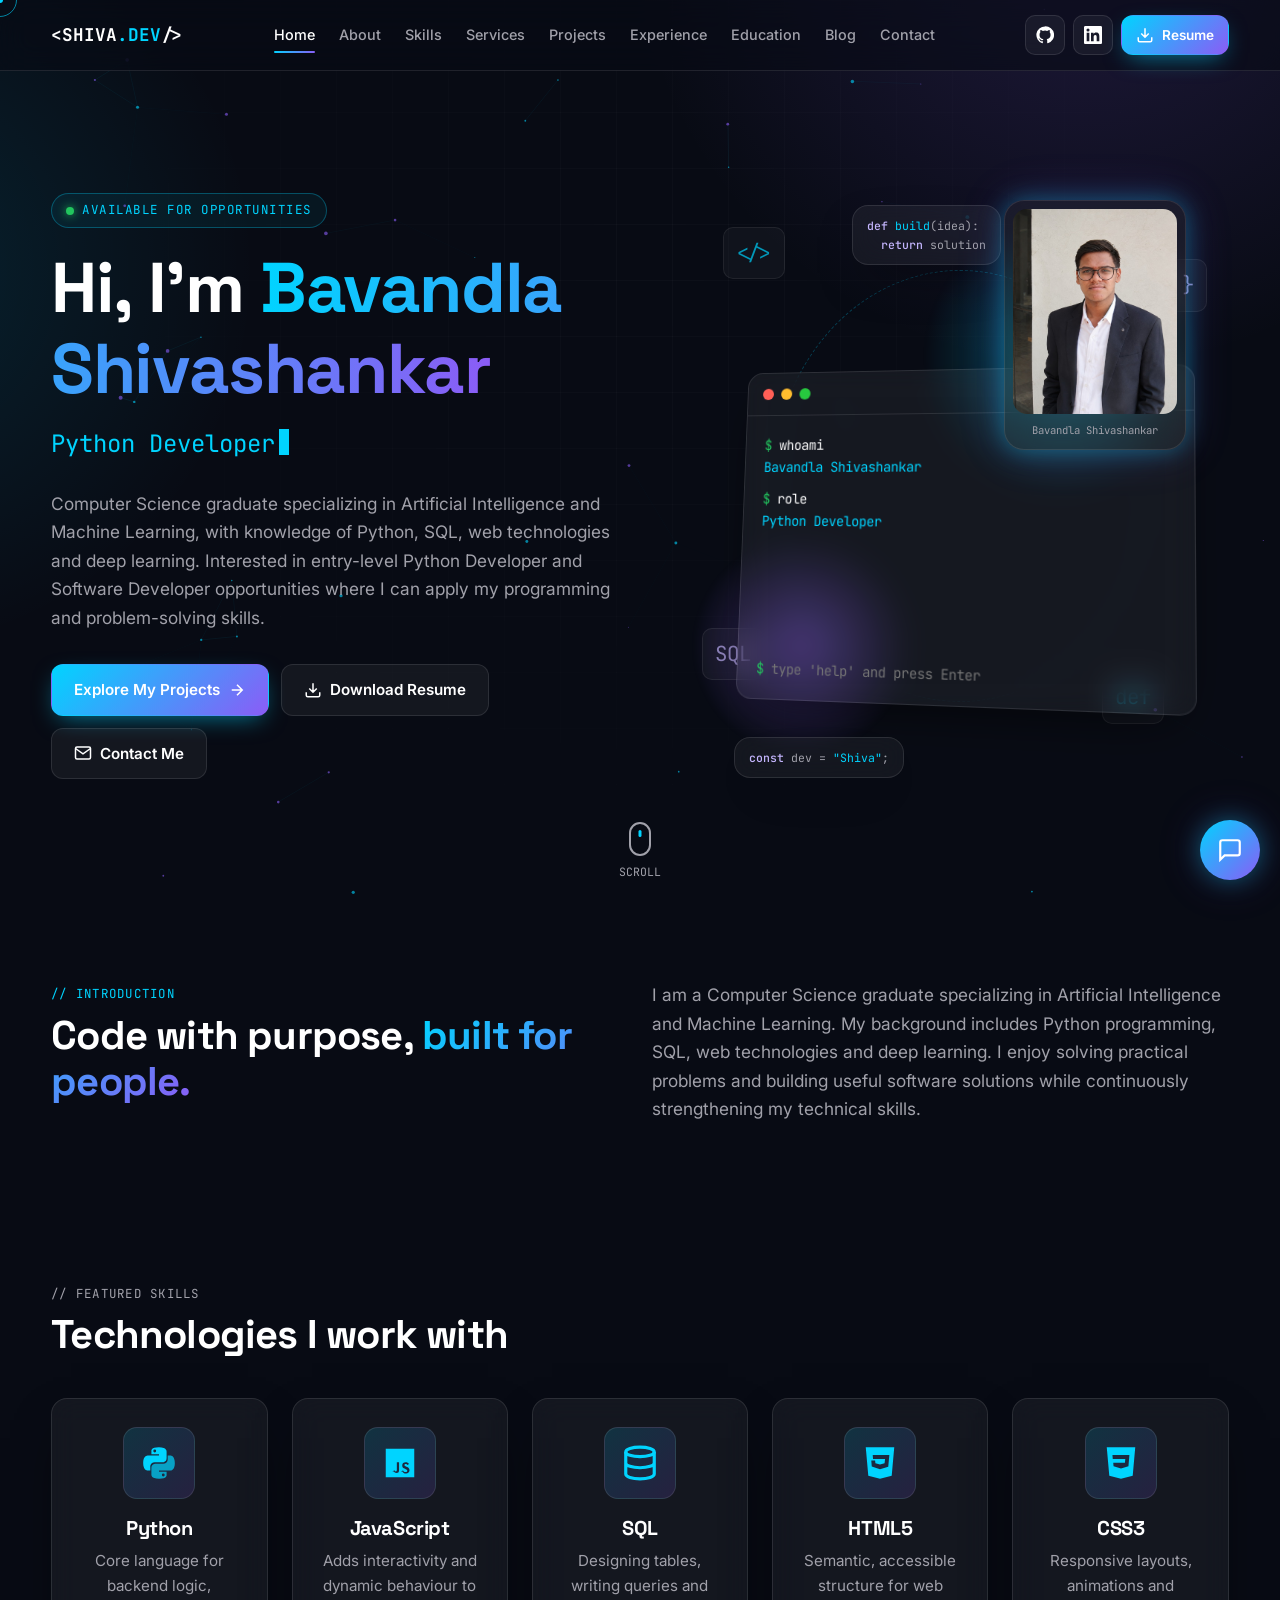
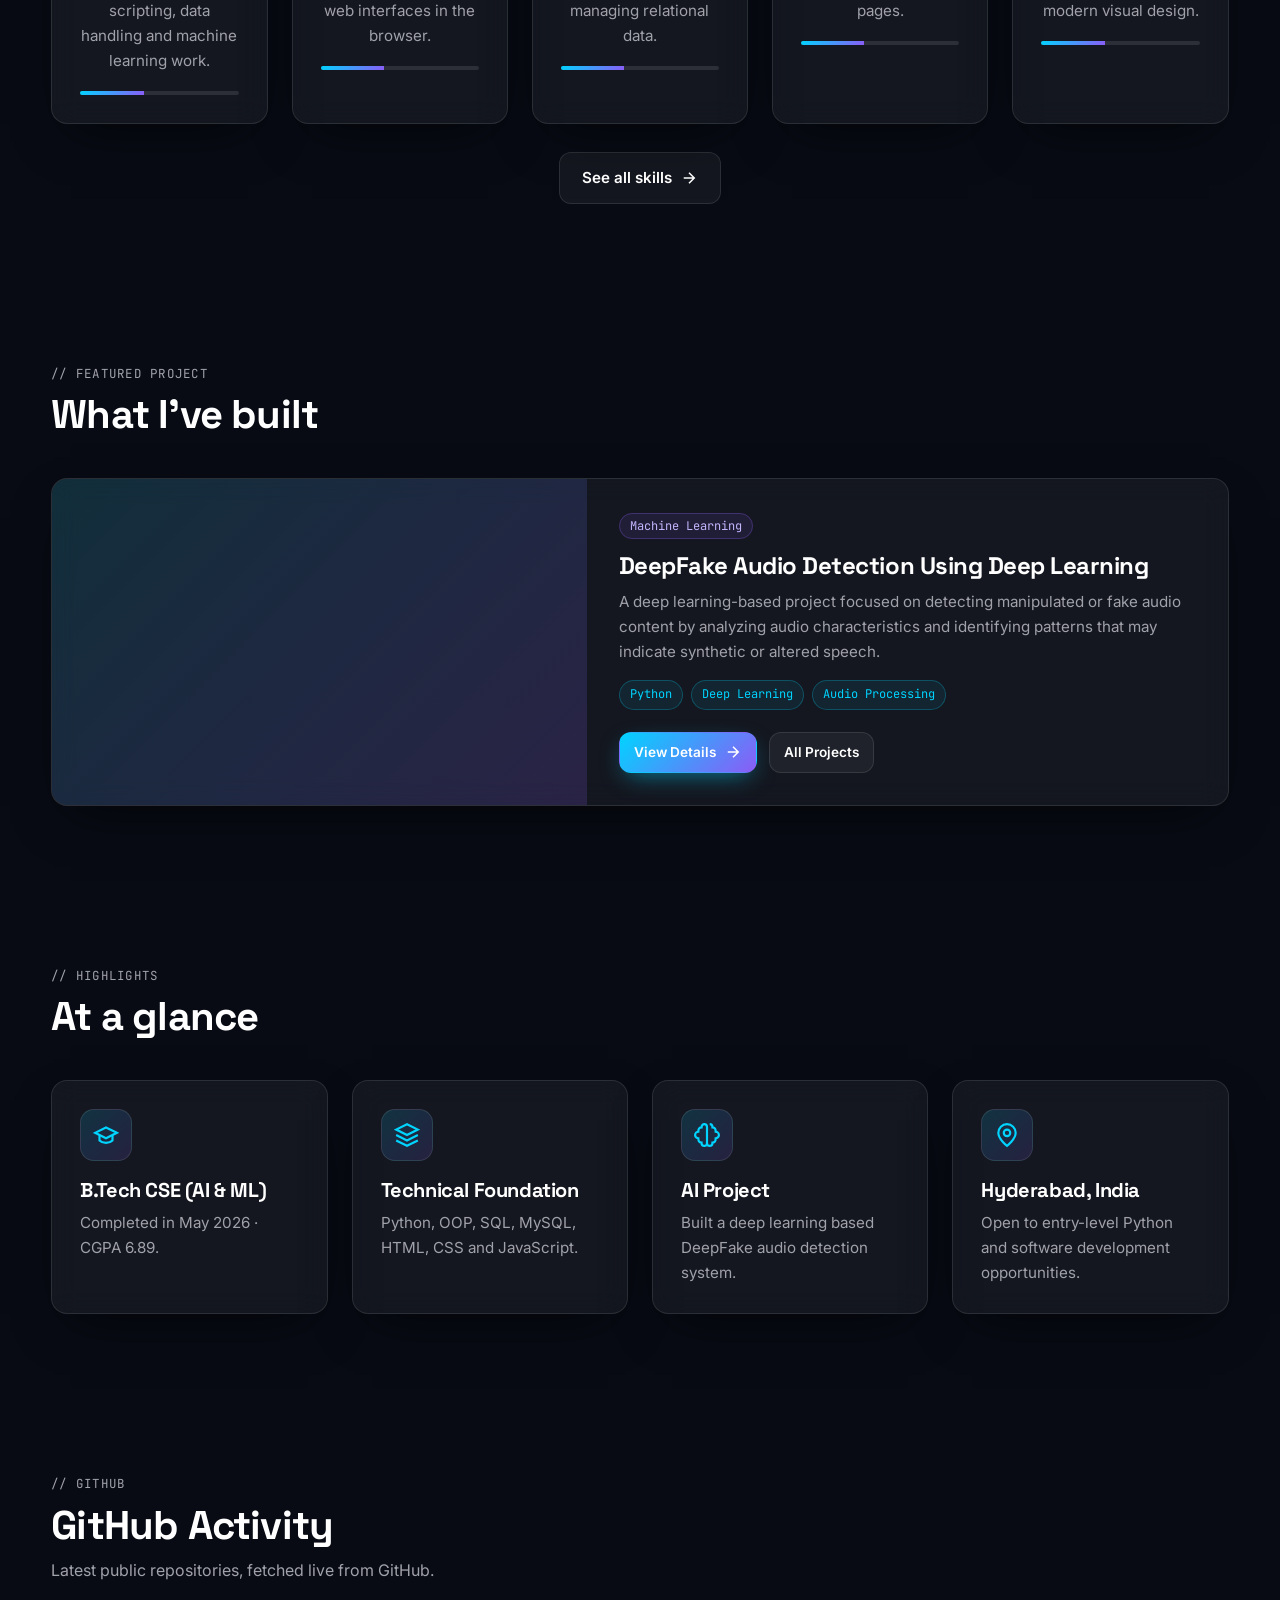
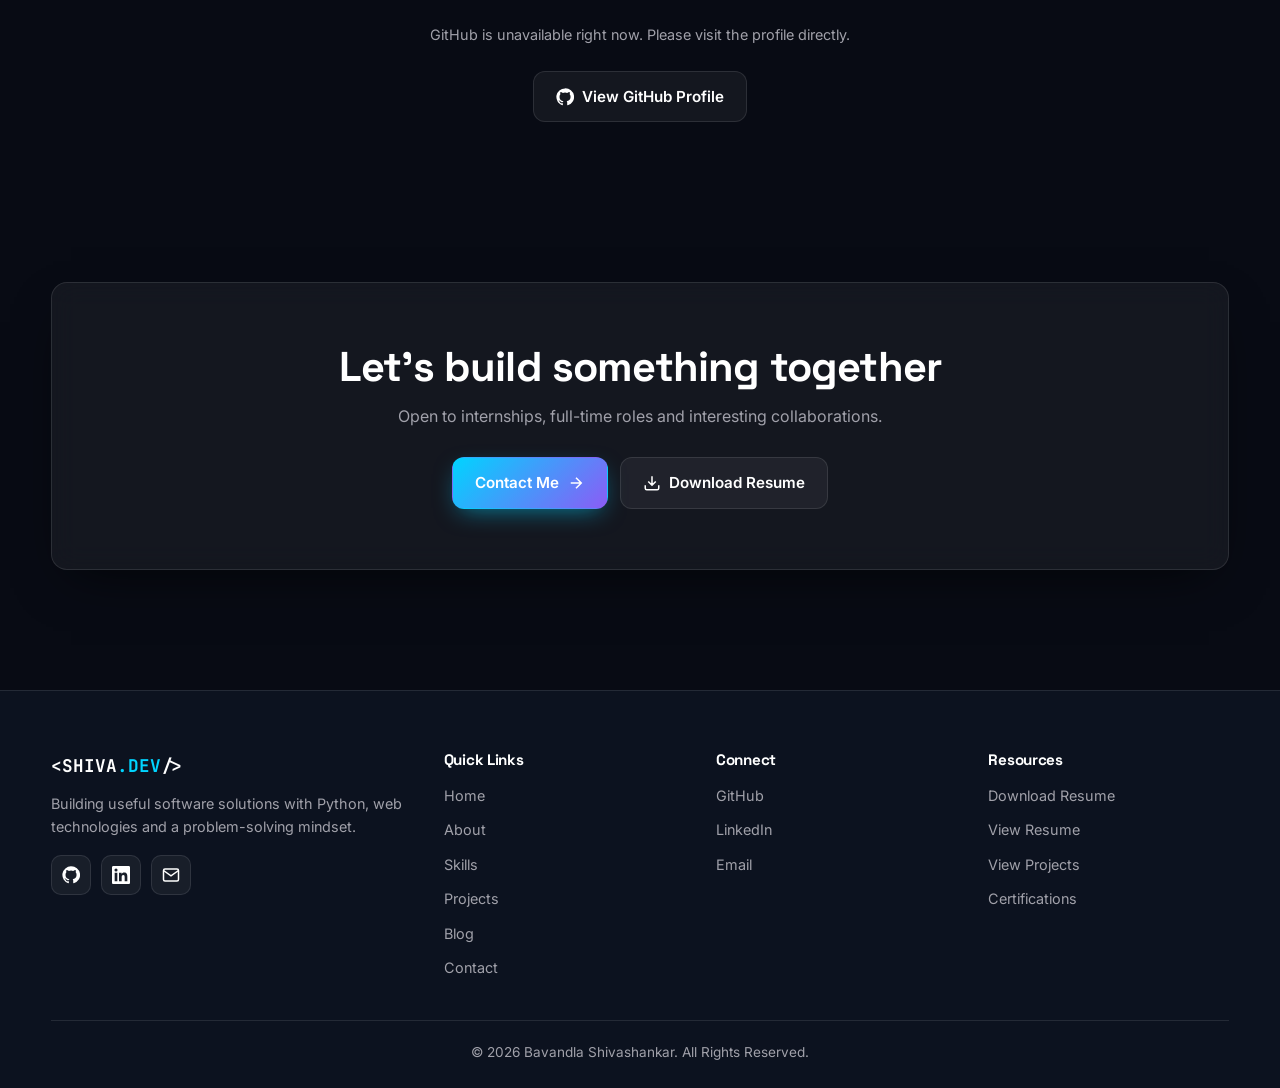
<file: public/portfolio/index.html>
<!DOCTYPE html>
<html lang="en">
<head>
<meta charset="UTF-8"><meta name="viewport" content="width=device-width, initial-scale=1">
<title>Bavandla Shivashankar | Python Developer</title>
<meta name="description" content="Portfolio of Bavandla Shivashankar, a Computer Science graduate specializing in Artificial Intelligence and Machine Learning, with skills in Python, SQL and web technologies.">
<meta name="author" content="Bavandla Shivashankar">
<meta property="og:title" content="Bavandla Shivashankar | Python Developer"><meta property="og:description" content="Portfolio of Bavandla Shivashankar, a Computer Science graduate specializing in Artificial Intelligence and Machine Learning, with skills in Python, SQL and web technologies.">
<meta property="og:type" content="website"><meta name="twitter:card" content="summary">
<meta name="theme-color" content="#080B14">
<link rel="icon" href="assets/icons/favicon.svg" type="image/svg+xml">
<link rel="preconnect" href="https://fonts.googleapis.com"><link rel="preconnect" href="https://fonts.gstatic.com" crossorigin>
<link rel="stylesheet" href="https://fonts.googleapis.com/css2?family=Inter:wght@400;500;600&family=JetBrains+Mono:wght@400;500;700&family=Space+Grotesk:wght@500;600;700&display=swap">
<link rel="stylesheet" href="css/style.css"><link rel="stylesheet" href="css/animations.css"><link rel="stylesheet" href="css/responsive.css">
</head>
<body>
<a class="skip" href="#main">Skip to content</a>
<div class="loader" aria-hidden="true"><div style="text-align:center"><div class="lg">&lt;SHIVA<span>.DEV</span>/&gt;</div><div class="bar"></div></div></div>
<canvas id="particles" aria-hidden="true"></canvas>
<header class="nav"><nav class="container nav-inner" aria-label="Main">
<a class="logo" href="index.html" aria-label="Shiva.dev home">&lt;SHIVA<span>.DEV</span>/&gt;</a>
<ul class="nav-links" id="nav-links"><li><a href="index.html">Home</a></li><li><a href="about.html">About</a></li><li><a href="skills.html">Skills</a></li><li><a href="services.html">Services</a></li><li><a href="projects.html">Projects</a></li><li><a href="experience.html">Experience</a></li><li><a href="education.html">Education</a></li><li><a href="blog.html">Blog</a></li><li><a href="contact.html">Contact</a></li></ul>
<div class="nav-actions">
<a class="icon-btn social" data-config="githubUrl" aria-label="GitHub profile"><svg viewBox="0 0 24 24" fill="currentColor" aria-hidden="true"><path d="M12 .5a11.5 11.5 0 0 0-3.64 22.41c.58.1.79-.25.79-.56v-2c-3.2.7-3.88-1.37-3.88-1.37-.53-1.33-1.28-1.69-1.28-1.69-1.05-.72.08-.7.08-.7 1.16.08 1.77 1.19 1.77 1.19 1.03 1.77 2.7 1.26 3.36.96.1-.75.4-1.26.73-1.55-2.55-.29-5.24-1.28-5.24-5.68 0-1.26.45-2.28 1.19-3.09-.12-.29-.52-1.46.11-3.05 0 0 .97-.31 3.17 1.18a11 11 0 0 1 5.78 0c2.2-1.49 3.17-1.18 3.17-1.18.63 1.59.23 2.76.11 3.05.74.81 1.19 1.83 1.19 3.09 0 4.41-2.69 5.38-5.25 5.67.41.36.78 1.06.78 2.14v3.17c0 .31.21.67.8.56A11.5 11.5 0 0 0 12 .5Z"/></svg></a>
<a class="icon-btn social" data-config="linkedinUrl" aria-label="LinkedIn profile"><svg viewBox="0 0 24 24" fill="currentColor" aria-hidden="true"><path d="M20.45 20.45h-3.56v-5.57c0-1.33-.02-3.04-1.85-3.04-1.86 0-2.14 1.45-2.14 2.94v5.67H9.35V9h3.41v1.56h.05c.48-.9 1.64-1.85 3.37-1.85 3.6 0 4.27 2.37 4.27 5.46v6.28ZM5.34 7.43a2.06 2.06 0 1 1 0-4.13 2.06 2.06 0 0 1 0 4.13ZM7.12 20.45H3.56V9h3.56v11.45ZM22.22 0H1.77C.79 0 0 .77 0 1.73v20.54C0 23.23.79 24 1.77 24h20.45c.98 0 1.78-.77 1.78-1.73V1.73C24 .77 23.2 0 22.22 0Z"/></svg></a>
<a class="btn btn-primary btn-sm resume-btn" href="assets/resume/Bavandla-Shivashankar-Resume.pdf" download="Bavandla-Shivashankar-Resume.pdf"><svg viewBox="0 0 24 24" fill="none" stroke="currentColor" stroke-width="2" aria-hidden="true"><path d="M21 15v4a2 2 0 0 1-2 2H5a2 2 0 0 1-2-2v-4M7 10l5 5 5-5M12 15V3"/></svg><span class="lbl">Resume</span></a>
<button class="icon-btn hamburger" aria-label="Toggle menu" aria-expanded="false" aria-controls="nav-links"><span></span></button>
</div></nav></header>
<main id="main">
<section class="hero"><div class="container hero-grid">
<div>
<span class="eyebrow reveal"><span class="dot"></span>AVAILABLE FOR OPPORTUNITIES</span>
<h1 class="reveal d1">Hi, I'm <span class="anim-grad">Bavandla Shivashankar</span></h1>
<p class="typed reveal d2" aria-live="polite"><span class="sr-label" style="position:absolute;left:-9999px">Python Developer</span><span id="typed-text">Python Developer</span><span class="caret" aria-hidden="true"></span></p>
<p class="intro reveal d2">Computer Science graduate specializing in Artificial Intelligence and Machine Learning, with knowledge of Python, SQL, web technologies and deep learning. Interested in entry-level Python Developer and Software Developer opportunities where I can apply my programming and problem-solving skills.</p>
<div class="btn-row reveal d3"><a class="btn btn-primary" href="projects.html">Explore My Projects <svg viewBox="0 0 24 24" fill="none" stroke="currentColor" stroke-width="2" aria-hidden="true"><path d="M5 12h14M12 5l7 7-7 7"/></svg></a><a class="btn btn-ghost" href="assets/resume/Bavandla-Shivashankar-Resume.pdf" download="Bavandla-Shivashankar-Resume.pdf"><svg viewBox="0 0 24 24" fill="none" stroke="currentColor" stroke-width="2" aria-hidden="true"><path d="M21 15v4a2 2 0 0 1-2 2H5a2 2 0 0 1-2-2v-4M7 10l5 5 5-5M12 15V3"/></svg><span class="lbl">Download Resume</span></a><a class="btn btn-ghost" href="contact.html"><svg viewBox="0 0 24 24" fill="none" stroke="currentColor" stroke-width="2" aria-hidden="true"><rect x="2" y="4" width="20" height="16" rx="2"/><path d="m22 6-10 7L2 6"/></svg>Contact Me</a></div>
</div>
<div class="hero-visual" aria-label="Developer profile and interactive terminal">
<div class="hero-photo glass reveal" aria-label="Profile photograph of Bavandla Shivashankar"><img src="assets/images/profile.jpg" alt="Bavandla Shivashankar wearing a dark blazer and glasses" loading="eager"><span>Bavandla Shivashankar</span></div>
<div class="orb o1" aria-hidden="true"></div><div class="orb o2" aria-hidden="true"></div><div class="ring" aria-hidden="true"></div>
<span class="float-sym" style="top:2%;left:6%" aria-hidden="true">&lt;/&gt;</span>
<span class="float-sym s2" style="top:8%;right:4%" aria-hidden="true">{ }</span>
<span class="float-sym s3" style="bottom:6%;right:12%" aria-hidden="true">def</span>
<span class="float-sym s2" style="bottom:14%;left:2%" aria-hidden="true">SQL</span>
<div class="glass code-snip" style="top:-2%;left:30%" aria-hidden="true"><b>def</b> <em>build</em>(idea):<br>&nbsp;&nbsp;<b>return</b> solution</div>
<div class="glass terminal" role="region" aria-label="Interactive developer terminal">
<div class="term-bar"><i></i><i></i><i></i><span>shiva@portfolio: ~</span></div>
<div class="term-body" id="term-body"></div>
<div class="term-input"><label for="term-cmd">$</label><input id="term-cmd" autocomplete="off" placeholder="type 'help' and press Enter"></div>
</div>
<div class="glass code-snip" style="bottom:-4%;left:8%;animation-delay:-3s" aria-hidden="true"><b>const</b> dev = <em>"Shiva"</em>;</div>
</div>
</div>
<div class="scroll-ind" aria-hidden="true"><div class="mouse"></div>SCROLL</div>
</section>

<section><div class="container grid g2" style="align-items:center">
<div class="reveal"><p class="stat-label">// introduction</p><h2 style="font-size:clamp(1.7rem,4vw,2.5rem);margin-bottom:16px">Code with purpose, <span class="grad-text">built for people.</span></h2></div>
<p class="reveal d1" style="color:var(--muted);font-size:1.08rem">I am a Computer Science graduate specializing in Artificial Intelligence and Machine Learning. My background includes Python programming, SQL, web technologies and deep learning. I enjoy solving practical problems and building useful software solutions while continuously strengthening my technical skills.</p>
</div></section>

<section><div class="container">
<div class="section-head reveal"><p class="stat-label">// featured skills</p><h2>Technologies I work with</h2></div>
<div class="grid g3" style="grid-template-columns:repeat(auto-fit,minmax(180px,1fr))"><article class="glass card skill-card reveal " data-tilt><div class="card-icon"><svg viewBox="0 0 24 24" fill="currentColor" aria-hidden="true"><path d="M11.9 2c-5 0-4.7 2.2-4.7 2.2v2.3h4.8v.7H5.3S2 6.8 2 11.9s2.8 4.9 2.8 4.9h1.7v-2.4s-.1-2.8 2.8-2.8h4.8s2.7 0 2.7-2.6V4.7S17.2 2 11.9 2ZM9.3 3.5a.9.9 0 1 1 0 1.8.9.9 0 0 1 0-1.8Z"/><path d="M12.1 22c5 0 4.7-2.2 4.7-2.2v-2.3H12v-.7h6.7s3.3.4 3.3-4.7-2.8-4.9-2.8-4.9h-1.7v2.4s.1 2.8-2.8 2.8H9.9s-2.7 0-2.7 2.6v4.3S6.8 22 12.1 22Zm2.6-1.5a.9.9 0 1 1 0-1.8.9.9 0 0 1 0 1.8Z" opacity=".7"/></svg></div><h3>Python</h3><p>Core language for backend logic, scripting, data handling and machine learning work.</p><div class="skill-viz" aria-hidden="true"></div></article><article class="glass card skill-card reveal " data-tilt><div class="card-icon"><svg viewBox="0 0 24 24" fill="currentColor" aria-hidden="true"><path d="M3 3h18v18H3V3Zm10.5 14.3c.4.7 1.1 1.3 2.3 1.3 1.3 0 2.2-.7 2.2-2 0-1.2-.7-1.7-1.9-2.2l-.4-.2c-.6-.3-.9-.4-.9-.9 0-.4.3-.7.8-.7s.8.2 1 .7l1.1-.7c-.5-.8-1.1-1.1-2.1-1.1-1.3 0-2.2.8-2.2 2 0 1.2.7 1.7 1.8 2.2l.4.2c.7.3 1 .5 1 1s-.4.8-1.1.8c-.8 0-1.2-.4-1.6-1l-1.4.6Zm-5.3.1c.3.5.7.9 1.6.9 1 0 1.6-.4 1.6-1.9v-4.9H10v4.9c0 .7-.3.9-.7.9-.5 0-.6-.3-.8-.7l-1.3.8Z"/></svg></div><h3>JavaScript</h3><p>Adds interactivity and dynamic behaviour to web interfaces in the browser.</p><div class="skill-viz" aria-hidden="true"></div></article><article class="glass card skill-card reveal " data-tilt><div class="card-icon"><svg viewBox="0 0 24 24" fill="none" stroke="currentColor" stroke-width="2" aria-hidden="true"><ellipse cx="12" cy="5" rx="9" ry="3"/><path d="M21 12c0 1.66-4 3-9 3s-9-1.34-9-3M3 5v14c0 1.66 4 3 9 3s9-1.34 9-3V5"/></svg></div><h3>SQL</h3><p>Designing tables, writing queries and managing relational data.</p><div class="skill-viz" aria-hidden="true"></div></article><article class="glass card skill-card reveal " data-tilt><div class="card-icon"><svg viewBox="0 0 24 24" fill="currentColor" aria-hidden="true"><path d="M3 2h18l-1.6 18L12 22l-7.4-2L3 2Zm4.4 5 .2 2.4h7.6l-.3 2.8-2.9.8-2.9-.8-.2-1.8H6.5l.3 3.8L12 16l5.2-1.6.7-7.4H7.4Z"/></svg></div><h3>HTML5</h3><p>Semantic, accessible structure for web pages.</p><div class="skill-viz" aria-hidden="true"></div></article><article class="glass card skill-card reveal " data-tilt><div class="card-icon"><svg viewBox="0 0 24 24" fill="currentColor" aria-hidden="true"><path d="M3 2h18l-1.6 18L12 22l-7.4-2L3 2Zm14.5 5H6.6l.2 2.4h7.9l-.2 2.4H7.1l.2 2.3 4.7 1.4 4.7-1.4.6-7.1Z"/></svg></div><h3>CSS3</h3><p>Responsive layouts, animations and modern visual design.</p><div class="skill-viz" aria-hidden="true"></div></article></div>
<div style="text-align:center;margin-top:28px"><a class="btn btn-ghost" href="skills.html">See all skills <svg viewBox="0 0 24 24" fill="none" stroke="currentColor" stroke-width="2" aria-hidden="true"><path d="M5 12h14M12 5l7 7-7 7"/></svg></a></div>
</div></section>

<section><div class="container">
<div class="section-head reveal"><p class="stat-label">// featured project</p><h2>What I've built</h2></div>
<article class="glass card feature-project reveal" data-tilt>
<div class="proj-visual"><div class="wave" aria-hidden="true"><i style="animation-delay:-0.00s"></i><i style="animation-delay:-0.09s"></i><i style="animation-delay:-0.18s"></i><i style="animation-delay:-0.27s"></i><i style="animation-delay:-0.36s"></i><i style="animation-delay:-0.45s"></i><i style="animation-delay:-0.54s"></i><i style="animation-delay:-0.63s"></i><i style="animation-delay:-0.72s"></i><i style="animation-delay:-0.81s"></i><i style="animation-delay:-0.90s"></i><i style="animation-delay:-0.99s"></i><i style="animation-delay:-1.08s"></i><i style="animation-delay:-1.17s"></i><i style="animation-delay:-0.06s"></i><i style="animation-delay:-0.15s"></i><i style="animation-delay:-0.24s"></i><i style="animation-delay:-0.33s"></i><i style="animation-delay:-0.42s"></i><i style="animation-delay:-0.51s"></i><i style="animation-delay:-0.60s"></i><i style="animation-delay:-0.69s"></i></div></div>
<div class="proj-body"><span class="tag p">Machine Learning</span>
<h3 style="margin-top:14px">DeepFake Audio Detection Using Deep Learning</h3>
<p>A deep learning-based project focused on detecting manipulated or fake audio content by analyzing audio characteristics and identifying patterns that may indicate synthetic or altered speech.</p>
<div class="tags"><span class="tag">Python</span><span class="tag">Deep Learning</span><span class="tag">Audio Processing</span></div>
<div class="btn-row" style="margin-top:22px"><a class="btn btn-primary btn-sm" href="project-deepfake-audio.html">View Details <svg viewBox="0 0 24 24" fill="none" stroke="currentColor" stroke-width="2" aria-hidden="true"><path d="M5 12h14M12 5l7 7-7 7"/></svg></a><a class="btn btn-ghost btn-sm" href="projects.html">All Projects</a></div></div>
</article></div></section>

<section><div class="container">
<div class="section-head reveal"><p class="stat-label">// highlights</p><h2>At a glance</h2></div>
<div class="grid g4">
<div class="glass card reveal"><div class="card-icon"><svg viewBox="0 0 24 24" fill="none" stroke="currentColor" stroke-width="2" aria-hidden="true"><path d="M22 10 12 5 2 10l10 5 10-5Z"/><path d="M6 12v5c3 3 9 3 12 0v-5"/></svg></div><h3>B.Tech CSE (AI &amp; ML)</h3><p>Completed in May 2026 · CGPA 6.89.</p></div>
<div class="glass card reveal d1"><div class="card-icon"><svg viewBox="0 0 24 24" fill="none" stroke="currentColor" stroke-width="2" aria-hidden="true"><path d="m12 2 10 5-10 5L2 7l10-5Z"/><path d="m2 17 10 5 10-5M2 12l10 5 10-5"/></svg></div><h3>Technical Foundation</h3><p>Python, OOP, SQL, MySQL, HTML, CSS and JavaScript.</p></div>
<div class="glass card reveal d2"><div class="card-icon"><svg viewBox="0 0 24 24" fill="none" stroke="currentColor" stroke-width="2" aria-hidden="true"><path d="M9.5 2A2.5 2.5 0 0 0 7 4.5v.5a3 3 0 0 0-3 3v1a3 3 0 0 0 0 6v1a3 3 0 0 0 3 3v.5A2.5 2.5 0 0 0 12 19.5v-15A2.5 2.5 0 0 0 9.5 2ZM14.5 2A2.5 2.5 0 0 1 17 4.5v.5a3 3 0 0 1 3 3v1a3 3 0 0 1 0 6v1a3 3 0 0 1-3 3v.5a2.5 2.5 0 0 1-5 0"/></svg></div><h3>AI Project</h3><p>Built a deep learning based DeepFake audio detection system.</p></div>
<div class="glass card reveal d3"><div class="card-icon"><svg viewBox="0 0 24 24" fill="none" stroke="currentColor" stroke-width="2" aria-hidden="true"><path d="M20 10c0 6-8 12-8 12s-8-6-8-12a8 8 0 0 1 16 0Z"/><circle cx="12" cy="10" r="3"/></svg></div><h3>Hyderabad, India</h3><p>Open to entry-level Python and software development opportunities.</p></div>
</div></div></section>

<section><div class="container">
<div class="section-head reveal"><p class="stat-label">// github</p><h2>GitHub Activity</h2><p>Latest public repositories, fetched live from GitHub.</p></div>
<p class="gh-status" id="gh-status"></p>
<div class="grid g3" id="gh-repos"></div>
<div style="text-align:center;margin-top:24px"><a class="btn btn-ghost" data-config="githubUrl"><svg viewBox="0 0 24 24" fill="currentColor" aria-hidden="true"><path d="M12 .5a11.5 11.5 0 0 0-3.64 22.41c.58.1.79-.25.79-.56v-2c-3.2.7-3.88-1.37-3.88-1.37-.53-1.33-1.28-1.69-1.28-1.69-1.05-.72.08-.7.08-.7 1.16.08 1.77 1.19 1.77 1.19 1.03 1.77 2.7 1.26 3.36.96.1-.75.4-1.26.73-1.55-2.55-.29-5.24-1.28-5.24-5.68 0-1.26.45-2.28 1.19-3.09-.12-.29-.52-1.46.11-3.05 0 0 .97-.31 3.17 1.18a11 11 0 0 1 5.78 0c2.2-1.49 3.17-1.18 3.17-1.18.63 1.59.23 2.76.11 3.05.74.81 1.19 1.83 1.19 3.09 0 4.41-2.69 5.38-5.25 5.67.41.36.78 1.06.78 2.14v3.17c0 .31.21.67.8.56A11.5 11.5 0 0 0 12 .5Z"/></svg>View GitHub Profile</a></div>
</div></section>
<section><div class="container"><div class="glass cta reveal"><h2>Let's build something together</h2><p>Open to internships, full-time roles and interesting collaborations.</p><div class="btn-row"><a class="btn btn-primary" href="contact.html">Contact Me <svg viewBox="0 0 24 24" fill="none" stroke="currentColor" stroke-width="2" aria-hidden="true"><path d="M5 12h14M12 5l7 7-7 7"/></svg></a><a class="btn btn-ghost" href="assets/resume/Bavandla-Shivashankar-Resume.pdf" download="Bavandla-Shivashankar-Resume.pdf"><svg viewBox="0 0 24 24" fill="none" stroke="currentColor" stroke-width="2" aria-hidden="true"><path d="M21 15v4a2 2 0 0 1-2 2H5a2 2 0 0 1-2-2v-4M7 10l5 5 5-5M12 15V3"/></svg><span class="lbl">Download Resume</span></a></div></div></div></section>
</main>
<footer class="footer"><div class="container">
<div class="foot-grid">
<div><a class="logo" href="index.html">&lt;SHIVA<span>.DEV</span>/&gt;</a><p style="margin-top:12px">Building useful software solutions with Python, web technologies and a problem-solving mindset.</p>
<div class="socials"><a class="icon-btn" data-config="githubUrl" aria-label="GitHub"><svg viewBox="0 0 24 24" fill="currentColor" aria-hidden="true"><path d="M12 .5a11.5 11.5 0 0 0-3.64 22.41c.58.1.79-.25.79-.56v-2c-3.2.7-3.88-1.37-3.88-1.37-.53-1.33-1.28-1.69-1.28-1.69-1.05-.72.08-.7.08-.7 1.16.08 1.77 1.19 1.77 1.19 1.03 1.77 2.7 1.26 3.36.96.1-.75.4-1.26.73-1.55-2.55-.29-5.24-1.28-5.24-5.68 0-1.26.45-2.28 1.19-3.09-.12-.29-.52-1.46.11-3.05 0 0 .97-.31 3.17 1.18a11 11 0 0 1 5.78 0c2.2-1.49 3.17-1.18 3.17-1.18.63 1.59.23 2.76.11 3.05.74.81 1.19 1.83 1.19 3.09 0 4.41-2.69 5.38-5.25 5.67.41.36.78 1.06.78 2.14v3.17c0 .31.21.67.8.56A11.5 11.5 0 0 0 12 .5Z"/></svg></a><a class="icon-btn" data-config="linkedinUrl" aria-label="LinkedIn"><svg viewBox="0 0 24 24" fill="currentColor" aria-hidden="true"><path d="M20.45 20.45h-3.56v-5.57c0-1.33-.02-3.04-1.85-3.04-1.86 0-2.14 1.45-2.14 2.94v5.67H9.35V9h3.41v1.56h.05c.48-.9 1.64-1.85 3.37-1.85 3.6 0 4.27 2.37 4.27 5.46v6.28ZM5.34 7.43a2.06 2.06 0 1 1 0-4.13 2.06 2.06 0 0 1 0 4.13ZM7.12 20.45H3.56V9h3.56v11.45ZM22.22 0H1.77C.79 0 0 .77 0 1.73v20.54C0 23.23.79 24 1.77 24h20.45c.98 0 1.78-.77 1.78-1.73V1.73C24 .77 23.2 0 22.22 0Z"/></svg></a><a class="icon-btn" data-config="email" aria-label="Email"><svg viewBox="0 0 24 24" fill="none" stroke="currentColor" stroke-width="2" aria-hidden="true"><rect x="2" y="4" width="20" height="16" rx="2"/><path d="m22 6-10 7L2 6"/></svg></a></div></div>
<div><h4>Quick Links</h4><ul><li><a href="index.html">Home</a></li><li><a href="about.html">About</a></li><li><a href="skills.html">Skills</a></li><li><a href="projects.html">Projects</a></li><li><a href="blog.html">Blog</a></li><li><a href="contact.html">Contact</a></li></ul></div>
<div><h4>Connect</h4><ul><li><a data-config="githubUrl">GitHub</a></li><li><a data-config="linkedinUrl">LinkedIn</a></li><li><a data-config="email">Email</a></li></ul></div>
<div><h4>Resources</h4><ul><li><a href="assets/resume/Bavandla-Shivashankar-Resume.pdf" download="Bavandla-Shivashankar-Resume.pdf">Download Resume</a></li><li><a href="assets/resume/Bavandla-Shivashankar-Resume.pdf" target="_blank" rel="noopener">View Resume</a></li><li><a href="projects.html">View Projects</a></li><li><a href="certifications.html">Certifications</a></li></ul></div>
</div>
<div class="foot-bottom">© 2026 Bavandla Shivashankar. All Rights Reserved.</div>
</div></footer>
<button class="icon-btn to-top" aria-label="Back to top"><svg viewBox="0 0 24 24" fill="none" stroke="currentColor" stroke-width="2" aria-hidden="true"><path d="M12 19V5M5 12l7-7 7 7"/></svg></button>
<script src="js/main.js"></script><script src="js/navigation.js"></script><script src="js/animations.js"></script><script src="js/chatbot.js"></script>
</body></html>
</file>
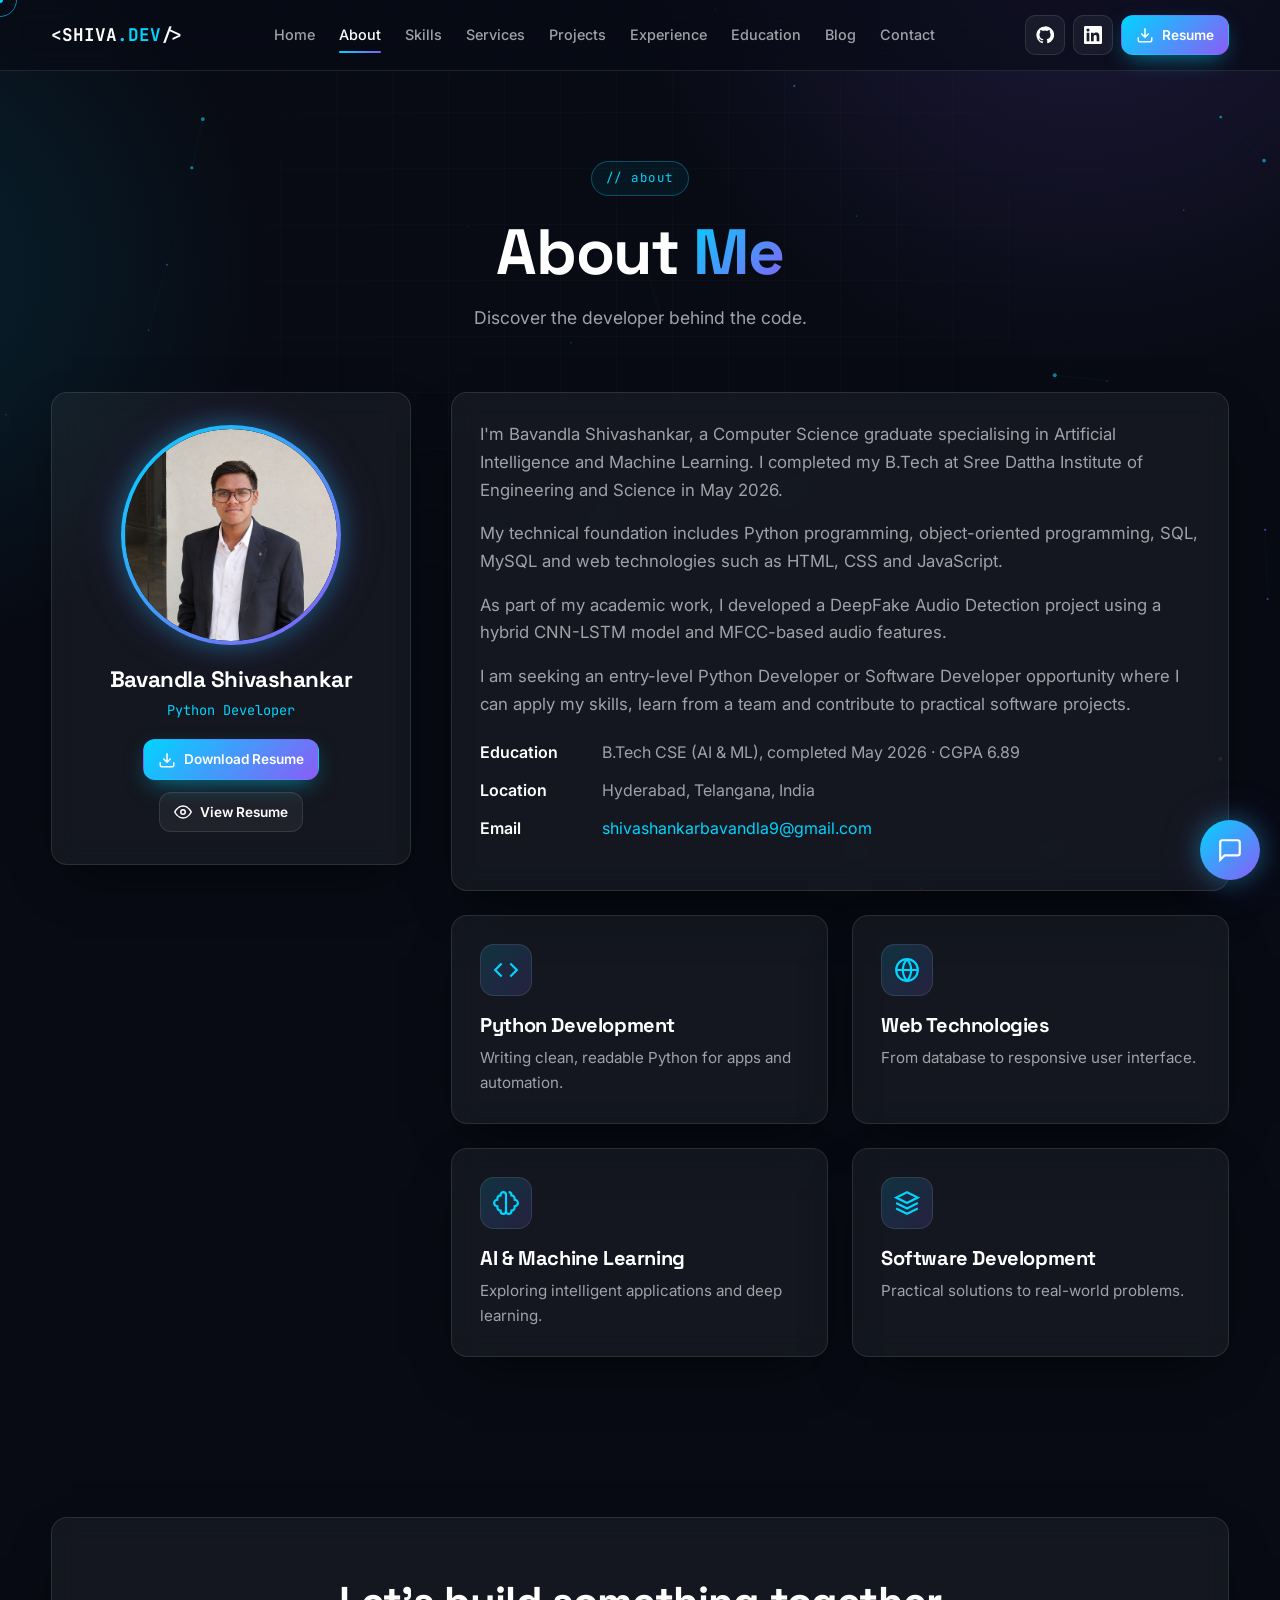
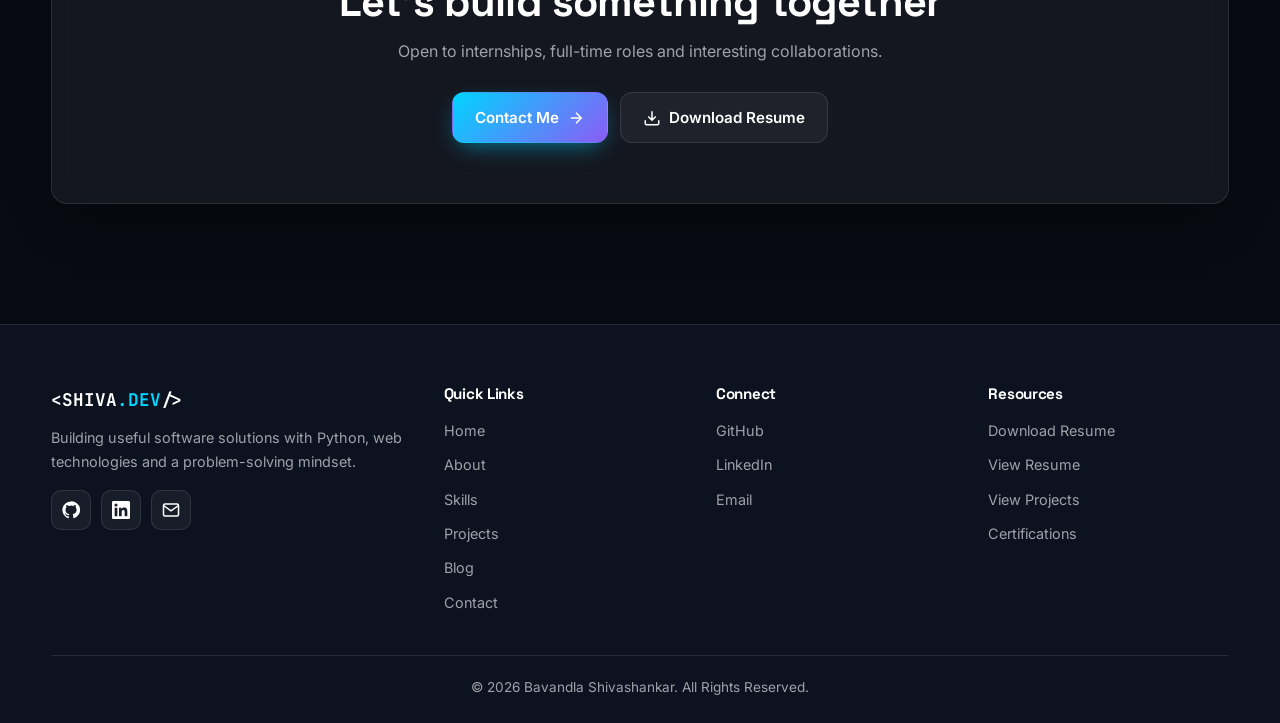
<file: public/portfolio/about.html>
<!DOCTYPE html>
<html lang="en">
<head>
<meta charset="UTF-8"><meta name="viewport" content="width=device-width, initial-scale=1">
<title>About | Bavandla Shivashankar</title>
<meta name="description" content="Learn about Bavandla Shivashankar, a Computer Science graduate specialising in Artificial Intelligence and Machine Learning.">
<meta name="author" content="Bavandla Shivashankar">
<meta property="og:title" content="About | Bavandla Shivashankar"><meta property="og:description" content="Learn about Bavandla Shivashankar, a Computer Science graduate specialising in Artificial Intelligence and Machine Learning.">
<meta property="og:type" content="website"><meta name="twitter:card" content="summary">
<meta name="theme-color" content="#080B14">
<link rel="icon" href="assets/icons/favicon.svg" type="image/svg+xml">
<link rel="preconnect" href="https://fonts.googleapis.com"><link rel="preconnect" href="https://fonts.gstatic.com" crossorigin>
<link rel="stylesheet" href="https://fonts.googleapis.com/css2?family=Inter:wght@400;500;600&family=JetBrains+Mono:wght@400;500;700&family=Space+Grotesk:wght@500;600;700&display=swap">
<link rel="stylesheet" href="css/style.css"><link rel="stylesheet" href="css/animations.css"><link rel="stylesheet" href="css/responsive.css">
</head>
<body>
<a class="skip" href="#main">Skip to content</a>
<div class="loader" aria-hidden="true"><div style="text-align:center"><div class="lg">&lt;SHIVA<span>.DEV</span>/&gt;</div><div class="bar"></div></div></div>
<canvas id="particles" aria-hidden="true"></canvas>
<header class="nav"><nav class="container nav-inner" aria-label="Main">
<a class="logo" href="index.html" aria-label="Shiva.dev home">&lt;SHIVA<span>.DEV</span>/&gt;</a>
<ul class="nav-links" id="nav-links"><li><a href="index.html">Home</a></li><li><a href="about.html">About</a></li><li><a href="skills.html">Skills</a></li><li><a href="services.html">Services</a></li><li><a href="projects.html">Projects</a></li><li><a href="experience.html">Experience</a></li><li><a href="education.html">Education</a></li><li><a href="blog.html">Blog</a></li><li><a href="contact.html">Contact</a></li></ul>
<div class="nav-actions">
<a class="icon-btn social" data-config="githubUrl" aria-label="GitHub profile"><svg viewBox="0 0 24 24" fill="currentColor" aria-hidden="true"><path d="M12 .5a11.5 11.5 0 0 0-3.64 22.41c.58.1.79-.25.79-.56v-2c-3.2.7-3.88-1.37-3.88-1.37-.53-1.33-1.28-1.69-1.28-1.69-1.05-.72.08-.7.08-.7 1.16.08 1.77 1.19 1.77 1.19 1.03 1.77 2.7 1.26 3.36.96.1-.75.4-1.26.73-1.55-2.55-.29-5.24-1.28-5.24-5.68 0-1.26.45-2.28 1.19-3.09-.12-.29-.52-1.46.11-3.05 0 0 .97-.31 3.17 1.18a11 11 0 0 1 5.78 0c2.2-1.49 3.17-1.18 3.17-1.18.63 1.59.23 2.76.11 3.05.74.81 1.19 1.83 1.19 3.09 0 4.41-2.69 5.38-5.25 5.67.41.36.78 1.06.78 2.14v3.17c0 .31.21.67.8.56A11.5 11.5 0 0 0 12 .5Z"/></svg></a>
<a class="icon-btn social" data-config="linkedinUrl" aria-label="LinkedIn profile"><svg viewBox="0 0 24 24" fill="currentColor" aria-hidden="true"><path d="M20.45 20.45h-3.56v-5.57c0-1.33-.02-3.04-1.85-3.04-1.86 0-2.14 1.45-2.14 2.94v5.67H9.35V9h3.41v1.56h.05c.48-.9 1.64-1.85 3.37-1.85 3.6 0 4.27 2.37 4.27 5.46v6.28ZM5.34 7.43a2.06 2.06 0 1 1 0-4.13 2.06 2.06 0 0 1 0 4.13ZM7.12 20.45H3.56V9h3.56v11.45ZM22.22 0H1.77C.79 0 0 .77 0 1.73v20.54C0 23.23.79 24 1.77 24h20.45c.98 0 1.78-.77 1.78-1.73V1.73C24 .77 23.2 0 22.22 0Z"/></svg></a>
<a class="btn btn-primary btn-sm resume-btn" href="assets/resume/Bavandla-Shivashankar-Resume.pdf" download="Bavandla-Shivashankar-Resume.pdf"><svg viewBox="0 0 24 24" fill="none" stroke="currentColor" stroke-width="2" aria-hidden="true"><path d="M21 15v4a2 2 0 0 1-2 2H5a2 2 0 0 1-2-2v-4M7 10l5 5 5-5M12 15V3"/></svg><span class="lbl">Resume</span></a>
<button class="icon-btn hamburger" aria-label="Toggle menu" aria-expanded="false" aria-controls="nav-links"><span></span></button>
</div></nav></header>
<main id="main">
<section class="page-hero"><div class="container"><span class="eyebrow">// about</span><h1>About <span class='grad-text'>Me</span></h1><p>Discover the developer behind the code.</p></div></section>
<section style="padding-top:20px"><div class="container about-grid">
<aside class="glass profile-card reveal" data-tilt>
<div class="photo"><div class="photo-inner"><img src="assets/images/profile.jpg" alt="Bavandla Shivashankar wearing a dark blazer and glasses" loading="lazy"></div></div>
<h2 style="font-size:1.4rem">Bavandla Shivashankar</h2><p class="mono" style="color:var(--blue);font-size:.85rem;margin:6px 0 18px">Python Developer</p>
<div class="btn-row" style="justify-content:center"><a class="btn btn-primary btn-sm" href="assets/resume/Bavandla-Shivashankar-Resume.pdf" download="Bavandla-Shivashankar-Resume.pdf"><svg viewBox="0 0 24 24" fill="none" stroke="currentColor" stroke-width="2" aria-hidden="true"><path d="M21 15v4a2 2 0 0 1-2 2H5a2 2 0 0 1-2-2v-4M7 10l5 5 5-5M12 15V3"/></svg><span class="lbl">Download Resume</span></a><a class="btn btn-ghost btn-sm" href="assets/resume/Bavandla-Shivashankar-Resume.pdf" target="_blank" rel="noopener"><svg viewBox="0 0 24 24" fill="none" stroke="currentColor" stroke-width="2" aria-hidden="true"><path d="M1 12s4-8 11-8 11 8 11 8-4 8-11 8-11-8-11-8Z"/><circle cx="12" cy="12" r="3"/></svg>View Resume</a></div>
</aside>
<div class="reveal d1">
<div class="prose glass card">
<p>I'm Bavandla Shivashankar, a Computer Science graduate specialising in Artificial Intelligence and Machine Learning. I completed my B.Tech at Sree Dattha Institute of Engineering and Science in May 2026.</p>
<p>My technical foundation includes Python programming, object-oriented programming, SQL, MySQL and web technologies such as HTML, CSS and JavaScript.</p>
<p>As part of my academic work, I developed a DeepFake Audio Detection project using a hybrid CNN-LSTM model and MFCC-based audio features.</p>
<p>I am seeking an entry-level Python Developer or Software Developer opportunity where I can apply my skills, learn from a team and contribute to practical software projects.</p>
<ul class="info-list"><li><strong>Education</strong> B.Tech CSE (AI &amp; ML), completed May 2026 · CGPA 6.89</li><li><strong>Location</strong> Hyderabad, Telangana, India</li><li><strong>Email</strong> <a data-config="email" data-text></a></li></ul>
</div>
<div class="grid g2" style="margin-top:24px">
<div class="glass card"><div class="card-icon"><svg viewBox="0 0 24 24" fill="none" stroke="currentColor" stroke-width="2" aria-hidden="true"><path d="m16 18 6-6-6-6M8 6l-6 6 6 6"/></svg></div><h3>Python Development</h3><p>Writing clean, readable Python for apps and automation.</p></div>
<div class="glass card"><div class="card-icon"><svg viewBox="0 0 24 24" fill="none" stroke="currentColor" stroke-width="2" aria-hidden="true"><circle cx="12" cy="12" r="10"/><path d="M2 12h20M12 2a15 15 0 0 1 0 20 15 15 0 0 1 0-20"/></svg></div><h3>Web Technologies</h3><p>From database to responsive user interface.</p></div>
<div class="glass card"><div class="card-icon"><svg viewBox="0 0 24 24" fill="none" stroke="currentColor" stroke-width="2" aria-hidden="true"><path d="M9.5 2A2.5 2.5 0 0 0 7 4.5v.5a3 3 0 0 0-3 3v1a3 3 0 0 0 0 6v1a3 3 0 0 0 3 3v.5A2.5 2.5 0 0 0 12 19.5v-15A2.5 2.5 0 0 0 9.5 2ZM14.5 2A2.5 2.5 0 0 1 17 4.5v.5a3 3 0 0 1 3 3v1a3 3 0 0 1 0 6v1a3 3 0 0 1-3 3v.5a2.5 2.5 0 0 1-5 0"/></svg></div><h3>AI &amp; Machine Learning</h3><p>Exploring intelligent applications and deep learning.</p></div>
<div class="glass card"><div class="card-icon"><svg viewBox="0 0 24 24" fill="none" stroke="currentColor" stroke-width="2" aria-hidden="true"><path d="m12 2 10 5-10 5L2 7l10-5Z"/><path d="m2 17 10 5 10-5M2 12l10 5 10-5"/></svg></div><h3>Software Development</h3><p>Practical solutions to real-world problems.</p></div>
</div></div></div></section><section><div class="container"><div class="glass cta reveal"><h2>Let's build something together</h2><p>Open to internships, full-time roles and interesting collaborations.</p><div class="btn-row"><a class="btn btn-primary" href="contact.html">Contact Me <svg viewBox="0 0 24 24" fill="none" stroke="currentColor" stroke-width="2" aria-hidden="true"><path d="M5 12h14M12 5l7 7-7 7"/></svg></a><a class="btn btn-ghost" href="assets/resume/Bavandla-Shivashankar-Resume.pdf" download="Bavandla-Shivashankar-Resume.pdf"><svg viewBox="0 0 24 24" fill="none" stroke="currentColor" stroke-width="2" aria-hidden="true"><path d="M21 15v4a2 2 0 0 1-2 2H5a2 2 0 0 1-2-2v-4M7 10l5 5 5-5M12 15V3"/></svg><span class="lbl">Download Resume</span></a></div></div></div></section>
</main>
<footer class="footer"><div class="container">
<div class="foot-grid">
<div><a class="logo" href="index.html">&lt;SHIVA<span>.DEV</span>/&gt;</a><p style="margin-top:12px">Building useful software solutions with Python, web technologies and a problem-solving mindset.</p>
<div class="socials"><a class="icon-btn" data-config="githubUrl" aria-label="GitHub"><svg viewBox="0 0 24 24" fill="currentColor" aria-hidden="true"><path d="M12 .5a11.5 11.5 0 0 0-3.64 22.41c.58.1.79-.25.79-.56v-2c-3.2.7-3.88-1.37-3.88-1.37-.53-1.33-1.28-1.69-1.28-1.69-1.05-.72.08-.7.08-.7 1.16.08 1.77 1.19 1.77 1.19 1.03 1.77 2.7 1.26 3.36.96.1-.75.4-1.26.73-1.55-2.55-.29-5.24-1.28-5.24-5.68 0-1.26.45-2.28 1.19-3.09-.12-.29-.52-1.46.11-3.05 0 0 .97-.31 3.17 1.18a11 11 0 0 1 5.78 0c2.2-1.49 3.17-1.18 3.17-1.18.63 1.59.23 2.76.11 3.05.74.81 1.19 1.83 1.19 3.09 0 4.41-2.69 5.38-5.25 5.67.41.36.78 1.06.78 2.14v3.17c0 .31.21.67.8.56A11.5 11.5 0 0 0 12 .5Z"/></svg></a><a class="icon-btn" data-config="linkedinUrl" aria-label="LinkedIn"><svg viewBox="0 0 24 24" fill="currentColor" aria-hidden="true"><path d="M20.45 20.45h-3.56v-5.57c0-1.33-.02-3.04-1.85-3.04-1.86 0-2.14 1.45-2.14 2.94v5.67H9.35V9h3.41v1.56h.05c.48-.9 1.64-1.85 3.37-1.85 3.6 0 4.27 2.37 4.27 5.46v6.28ZM5.34 7.43a2.06 2.06 0 1 1 0-4.13 2.06 2.06 0 0 1 0 4.13ZM7.12 20.45H3.56V9h3.56v11.45ZM22.22 0H1.77C.79 0 0 .77 0 1.73v20.54C0 23.23.79 24 1.77 24h20.45c.98 0 1.78-.77 1.78-1.73V1.73C24 .77 23.2 0 22.22 0Z"/></svg></a><a class="icon-btn" data-config="email" aria-label="Email"><svg viewBox="0 0 24 24" fill="none" stroke="currentColor" stroke-width="2" aria-hidden="true"><rect x="2" y="4" width="20" height="16" rx="2"/><path d="m22 6-10 7L2 6"/></svg></a></div></div>
<div><h4>Quick Links</h4><ul><li><a href="index.html">Home</a></li><li><a href="about.html">About</a></li><li><a href="skills.html">Skills</a></li><li><a href="projects.html">Projects</a></li><li><a href="blog.html">Blog</a></li><li><a href="contact.html">Contact</a></li></ul></div>
<div><h4>Connect</h4><ul><li><a data-config="githubUrl">GitHub</a></li><li><a data-config="linkedinUrl">LinkedIn</a></li><li><a data-config="email">Email</a></li></ul></div>
<div><h4>Resources</h4><ul><li><a href="assets/resume/Bavandla-Shivashankar-Resume.pdf" download="Bavandla-Shivashankar-Resume.pdf">Download Resume</a></li><li><a href="assets/resume/Bavandla-Shivashankar-Resume.pdf" target="_blank" rel="noopener">View Resume</a></li><li><a href="projects.html">View Projects</a></li><li><a href="certifications.html">Certifications</a></li></ul></div>
</div>
<div class="foot-bottom">© 2026 Bavandla Shivashankar. All Rights Reserved.</div>
</div></footer>
<button class="icon-btn to-top" aria-label="Back to top"><svg viewBox="0 0 24 24" fill="none" stroke="currentColor" stroke-width="2" aria-hidden="true"><path d="M12 19V5M5 12l7-7 7 7"/></svg></button>
<script src="js/main.js"></script><script src="js/navigation.js"></script><script src="js/animations.js"></script><script src="js/chatbot.js"></script>
</body></html>
</file>
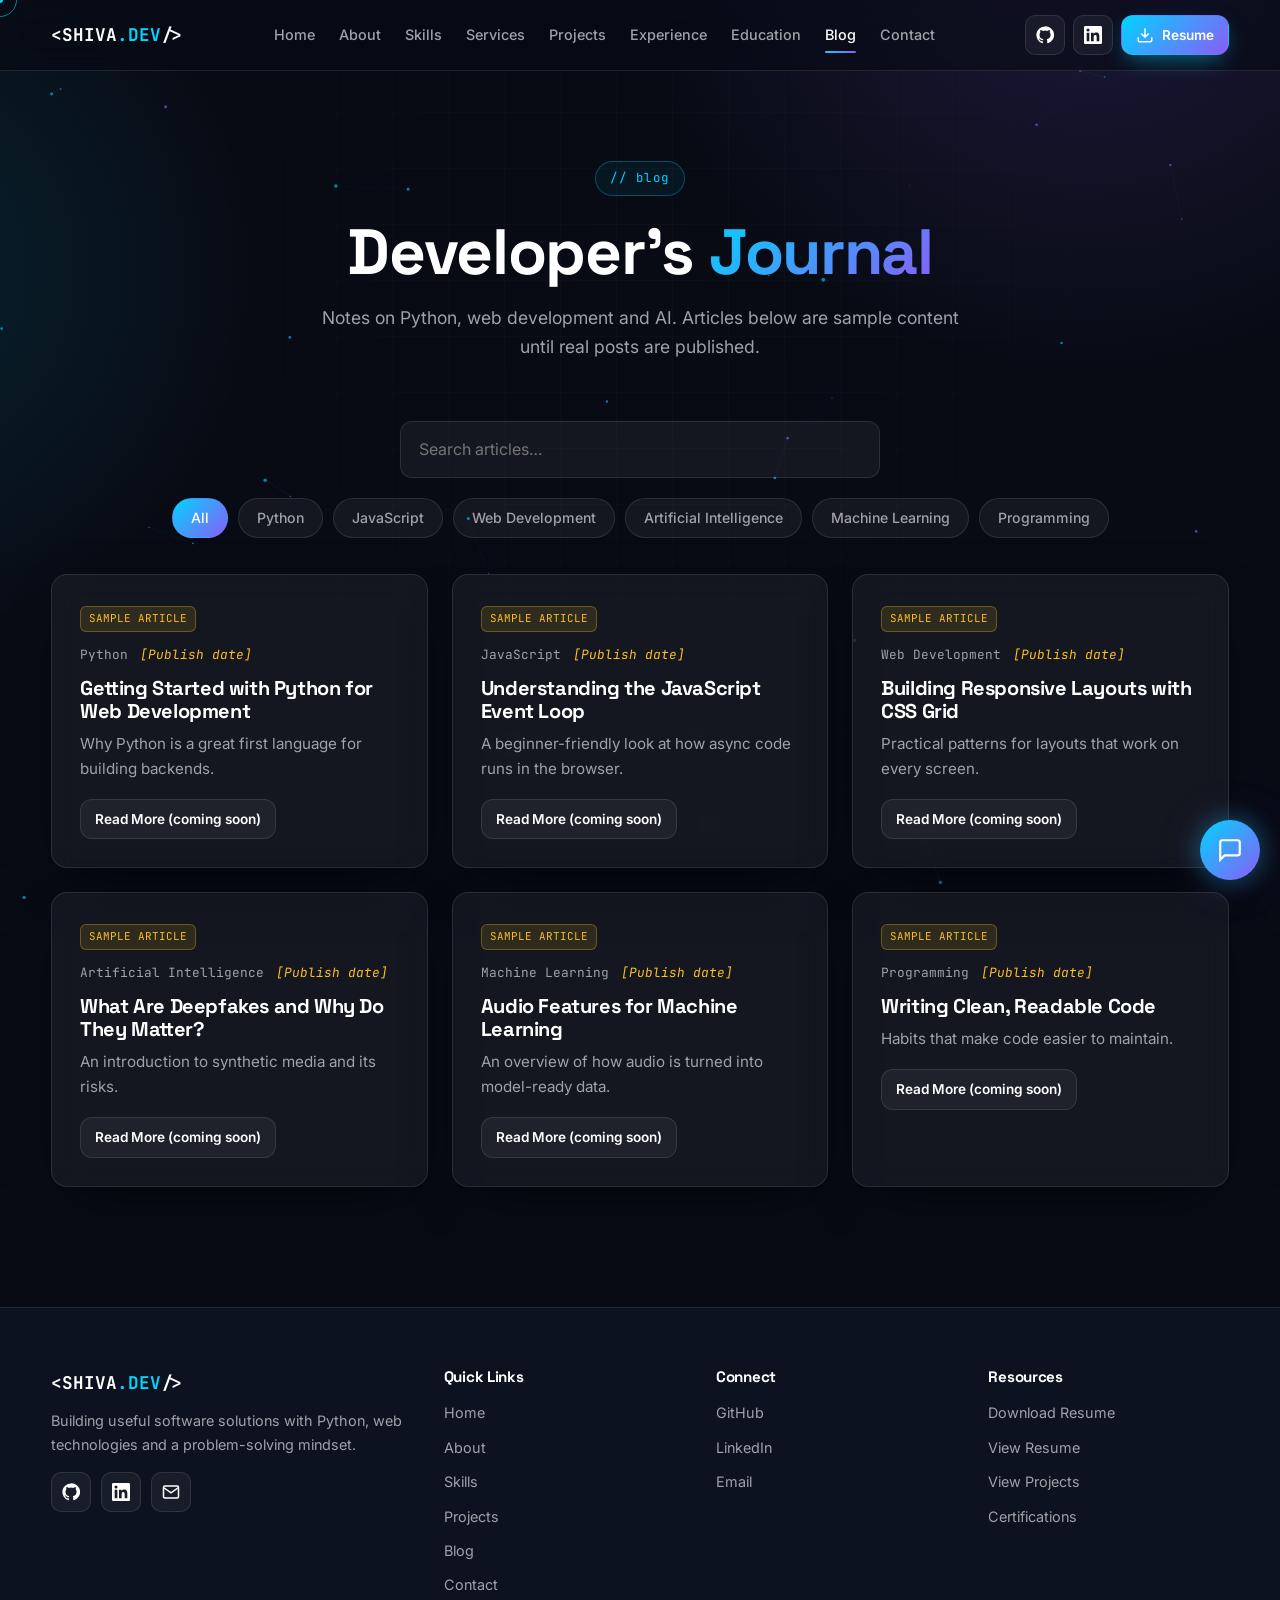
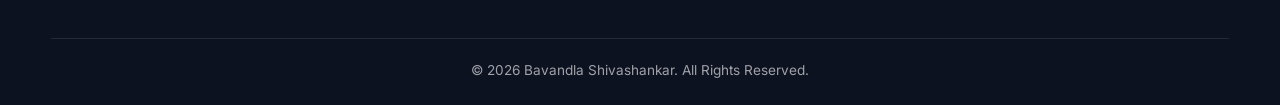
<file: public/portfolio/blog.html>
<!DOCTYPE html>
<html lang="en">
<head>
<meta charset="UTF-8"><meta name="viewport" content="width=device-width, initial-scale=1">
<title>Blog | Bavandla Shivashankar</title>
<meta name="description" content="Developer's Journal — articles on Python, JavaScript, web development, AI and machine learning.">
<meta name="author" content="Bavandla Shivashankar">
<meta property="og:title" content="Blog | Bavandla Shivashankar"><meta property="og:description" content="Developer's Journal — articles on Python, JavaScript, web development, AI and machine learning.">
<meta property="og:type" content="website"><meta name="twitter:card" content="summary">
<meta name="theme-color" content="#080B14">
<link rel="icon" href="assets/icons/favicon.svg" type="image/svg+xml">
<link rel="preconnect" href="https://fonts.googleapis.com"><link rel="preconnect" href="https://fonts.gstatic.com" crossorigin>
<link rel="stylesheet" href="https://fonts.googleapis.com/css2?family=Inter:wght@400;500;600&family=JetBrains+Mono:wght@400;500;700&family=Space+Grotesk:wght@500;600;700&display=swap">
<link rel="stylesheet" href="css/style.css"><link rel="stylesheet" href="css/animations.css"><link rel="stylesheet" href="css/responsive.css">
</head>
<body>
<a class="skip" href="#main">Skip to content</a>
<div class="loader" aria-hidden="true"><div style="text-align:center"><div class="lg">&lt;SHIVA<span>.DEV</span>/&gt;</div><div class="bar"></div></div></div>
<canvas id="particles" aria-hidden="true"></canvas>
<header class="nav"><nav class="container nav-inner" aria-label="Main">
<a class="logo" href="index.html" aria-label="Shiva.dev home">&lt;SHIVA<span>.DEV</span>/&gt;</a>
<ul class="nav-links" id="nav-links"><li><a href="index.html">Home</a></li><li><a href="about.html">About</a></li><li><a href="skills.html">Skills</a></li><li><a href="services.html">Services</a></li><li><a href="projects.html">Projects</a></li><li><a href="experience.html">Experience</a></li><li><a href="education.html">Education</a></li><li><a href="blog.html">Blog</a></li><li><a href="contact.html">Contact</a></li></ul>
<div class="nav-actions">
<a class="icon-btn social" data-config="githubUrl" aria-label="GitHub profile"><svg viewBox="0 0 24 24" fill="currentColor" aria-hidden="true"><path d="M12 .5a11.5 11.5 0 0 0-3.64 22.41c.58.1.79-.25.79-.56v-2c-3.2.7-3.88-1.37-3.88-1.37-.53-1.33-1.28-1.69-1.28-1.69-1.05-.72.08-.7.08-.7 1.16.08 1.77 1.19 1.77 1.19 1.03 1.77 2.7 1.26 3.36.96.1-.75.4-1.26.73-1.55-2.55-.29-5.24-1.28-5.24-5.68 0-1.26.45-2.28 1.19-3.09-.12-.29-.52-1.46.11-3.05 0 0 .97-.31 3.17 1.18a11 11 0 0 1 5.78 0c2.2-1.49 3.17-1.18 3.17-1.18.63 1.59.23 2.76.11 3.05.74.81 1.19 1.83 1.19 3.09 0 4.41-2.69 5.38-5.25 5.67.41.36.78 1.06.78 2.14v3.17c0 .31.21.67.8.56A11.5 11.5 0 0 0 12 .5Z"/></svg></a>
<a class="icon-btn social" data-config="linkedinUrl" aria-label="LinkedIn profile"><svg viewBox="0 0 24 24" fill="currentColor" aria-hidden="true"><path d="M20.45 20.45h-3.56v-5.57c0-1.33-.02-3.04-1.85-3.04-1.86 0-2.14 1.45-2.14 2.94v5.67H9.35V9h3.41v1.56h.05c.48-.9 1.64-1.85 3.37-1.85 3.6 0 4.27 2.37 4.27 5.46v6.28ZM5.34 7.43a2.06 2.06 0 1 1 0-4.13 2.06 2.06 0 0 1 0 4.13ZM7.12 20.45H3.56V9h3.56v11.45ZM22.22 0H1.77C.79 0 0 .77 0 1.73v20.54C0 23.23.79 24 1.77 24h20.45c.98 0 1.78-.77 1.78-1.73V1.73C24 .77 23.2 0 22.22 0Z"/></svg></a>
<a class="btn btn-primary btn-sm resume-btn" href="assets/resume/Bavandla-Shivashankar-Resume.pdf" download="Bavandla-Shivashankar-Resume.pdf"><svg viewBox="0 0 24 24" fill="none" stroke="currentColor" stroke-width="2" aria-hidden="true"><path d="M21 15v4a2 2 0 0 1-2 2H5a2 2 0 0 1-2-2v-4M7 10l5 5 5-5M12 15V3"/></svg><span class="lbl">Resume</span></a>
<button class="icon-btn hamburger" aria-label="Toggle menu" aria-expanded="false" aria-controls="nav-links"><span></span></button>
</div></nav></header>
<main id="main">
<section class="page-hero"><div class="container"><span class="eyebrow">// blog</span><h1>Developer's <span class='grad-text'>Journal</span></h1><p>Notes on Python, web development and AI. Articles below are sample content until real posts are published.</p></div></section>
<section style="padding-top:20px"><div class="container">
<label for="blog-search" style="position:absolute;left:-9999px">Search articles</label><input id="blog-search" class="search" type="search" placeholder="Search articles…">
<div class="filters" id="blog-filters" role="group" aria-label="Filter by category"><button class="filter-btn active" data-filter="all" aria-pressed="true">All</button><button class="filter-btn" data-filter="python" aria-pressed="false">Python</button><button class="filter-btn" data-filter="javascript" aria-pressed="false">JavaScript</button><button class="filter-btn" data-filter="web" aria-pressed="false">Web Development</button><button class="filter-btn" data-filter="ai" aria-pressed="false">Artificial Intelligence</button><button class="filter-btn" data-filter="ml" aria-pressed="false">Machine Learning</button><button class="filter-btn" data-filter="programming" aria-pressed="false">Programming</button></div>
<div class="grid g3"><article class="glass card blog-item reveal" data-category="python" data-tilt><span class="badge-sample">SAMPLE ARTICLE</span><div class="meta"><span>Python</span><span class="placeholder">[Publish date]</span></div><h3>Getting Started with Python for Web Development</h3><p>Why Python is a great first language for building backends.</p><a class="btn btn-ghost btn-sm" style="margin-top:18px" aria-disabled="true" title="Article coming soon">Read More (coming soon)</a></article><article class="glass card blog-item reveal" data-category="javascript" data-tilt><span class="badge-sample">SAMPLE ARTICLE</span><div class="meta"><span>JavaScript</span><span class="placeholder">[Publish date]</span></div><h3>Understanding the JavaScript Event Loop</h3><p>A beginner-friendly look at how async code runs in the browser.</p><a class="btn btn-ghost btn-sm" style="margin-top:18px" aria-disabled="true" title="Article coming soon">Read More (coming soon)</a></article><article class="glass card blog-item reveal" data-category="web" data-tilt><span class="badge-sample">SAMPLE ARTICLE</span><div class="meta"><span>Web Development</span><span class="placeholder">[Publish date]</span></div><h3>Building Responsive Layouts with CSS Grid</h3><p>Practical patterns for layouts that work on every screen.</p><a class="btn btn-ghost btn-sm" style="margin-top:18px" aria-disabled="true" title="Article coming soon">Read More (coming soon)</a></article><article class="glass card blog-item reveal" data-category="ai" data-tilt><span class="badge-sample">SAMPLE ARTICLE</span><div class="meta"><span>Artificial Intelligence</span><span class="placeholder">[Publish date]</span></div><h3>What Are Deepfakes and Why Do They Matter?</h3><p>An introduction to synthetic media and its risks.</p><a class="btn btn-ghost btn-sm" style="margin-top:18px" aria-disabled="true" title="Article coming soon">Read More (coming soon)</a></article><article class="glass card blog-item reveal" data-category="ml" data-tilt><span class="badge-sample">SAMPLE ARTICLE</span><div class="meta"><span>Machine Learning</span><span class="placeholder">[Publish date]</span></div><h3>Audio Features for Machine Learning</h3><p>An overview of how audio is turned into model-ready data.</p><a class="btn btn-ghost btn-sm" style="margin-top:18px" aria-disabled="true" title="Article coming soon">Read More (coming soon)</a></article><article class="glass card blog-item reveal" data-category="programming" data-tilt><span class="badge-sample">SAMPLE ARTICLE</span><div class="meta"><span>Programming</span><span class="placeholder">[Publish date]</span></div><h3>Writing Clean, Readable Code</h3><p>Habits that make code easier to maintain.</p><a class="btn btn-ghost btn-sm" style="margin-top:18px" aria-disabled="true" title="Article coming soon">Read More (coming soon)</a></article></div>
<p class="empty" id="blog-empty">No articles match your search.</p>
</div></section>
</main>
<footer class="footer"><div class="container">
<div class="foot-grid">
<div><a class="logo" href="index.html">&lt;SHIVA<span>.DEV</span>/&gt;</a><p style="margin-top:12px">Building useful software solutions with Python, web technologies and a problem-solving mindset.</p>
<div class="socials"><a class="icon-btn" data-config="githubUrl" aria-label="GitHub"><svg viewBox="0 0 24 24" fill="currentColor" aria-hidden="true"><path d="M12 .5a11.5 11.5 0 0 0-3.64 22.41c.58.1.79-.25.79-.56v-2c-3.2.7-3.88-1.37-3.88-1.37-.53-1.33-1.28-1.69-1.28-1.69-1.05-.72.08-.7.08-.7 1.16.08 1.77 1.19 1.77 1.19 1.03 1.77 2.7 1.26 3.36.96.1-.75.4-1.26.73-1.55-2.55-.29-5.24-1.28-5.24-5.68 0-1.26.45-2.28 1.19-3.09-.12-.29-.52-1.46.11-3.05 0 0 .97-.31 3.17 1.18a11 11 0 0 1 5.78 0c2.2-1.49 3.17-1.18 3.17-1.18.63 1.59.23 2.76.11 3.05.74.81 1.19 1.83 1.19 3.09 0 4.41-2.69 5.38-5.25 5.67.41.36.78 1.06.78 2.14v3.17c0 .31.21.67.8.56A11.5 11.5 0 0 0 12 .5Z"/></svg></a><a class="icon-btn" data-config="linkedinUrl" aria-label="LinkedIn"><svg viewBox="0 0 24 24" fill="currentColor" aria-hidden="true"><path d="M20.45 20.45h-3.56v-5.57c0-1.33-.02-3.04-1.85-3.04-1.86 0-2.14 1.45-2.14 2.94v5.67H9.35V9h3.41v1.56h.05c.48-.9 1.64-1.85 3.37-1.85 3.6 0 4.27 2.37 4.27 5.46v6.28ZM5.34 7.43a2.06 2.06 0 1 1 0-4.13 2.06 2.06 0 0 1 0 4.13ZM7.12 20.45H3.56V9h3.56v11.45ZM22.22 0H1.77C.79 0 0 .77 0 1.73v20.54C0 23.23.79 24 1.77 24h20.45c.98 0 1.78-.77 1.78-1.73V1.73C24 .77 23.2 0 22.22 0Z"/></svg></a><a class="icon-btn" data-config="email" aria-label="Email"><svg viewBox="0 0 24 24" fill="none" stroke="currentColor" stroke-width="2" aria-hidden="true"><rect x="2" y="4" width="20" height="16" rx="2"/><path d="m22 6-10 7L2 6"/></svg></a></div></div>
<div><h4>Quick Links</h4><ul><li><a href="index.html">Home</a></li><li><a href="about.html">About</a></li><li><a href="skills.html">Skills</a></li><li><a href="projects.html">Projects</a></li><li><a href="blog.html">Blog</a></li><li><a href="contact.html">Contact</a></li></ul></div>
<div><h4>Connect</h4><ul><li><a data-config="githubUrl">GitHub</a></li><li><a data-config="linkedinUrl">LinkedIn</a></li><li><a data-config="email">Email</a></li></ul></div>
<div><h4>Resources</h4><ul><li><a href="assets/resume/Bavandla-Shivashankar-Resume.pdf" download="Bavandla-Shivashankar-Resume.pdf">Download Resume</a></li><li><a href="assets/resume/Bavandla-Shivashankar-Resume.pdf" target="_blank" rel="noopener">View Resume</a></li><li><a href="projects.html">View Projects</a></li><li><a href="certifications.html">Certifications</a></li></ul></div>
</div>
<div class="foot-bottom">© 2026 Bavandla Shivashankar. All Rights Reserved.</div>
</div></footer>
<button class="icon-btn to-top" aria-label="Back to top"><svg viewBox="0 0 24 24" fill="none" stroke="currentColor" stroke-width="2" aria-hidden="true"><path d="M12 19V5M5 12l7-7 7 7"/></svg></button>
<script src="js/main.js"></script><script src="js/navigation.js"></script><script src="js/animations.js"></script><script src="js/projects.js"></script><script src="js/chatbot.js"></script>
</body></html>
</file>
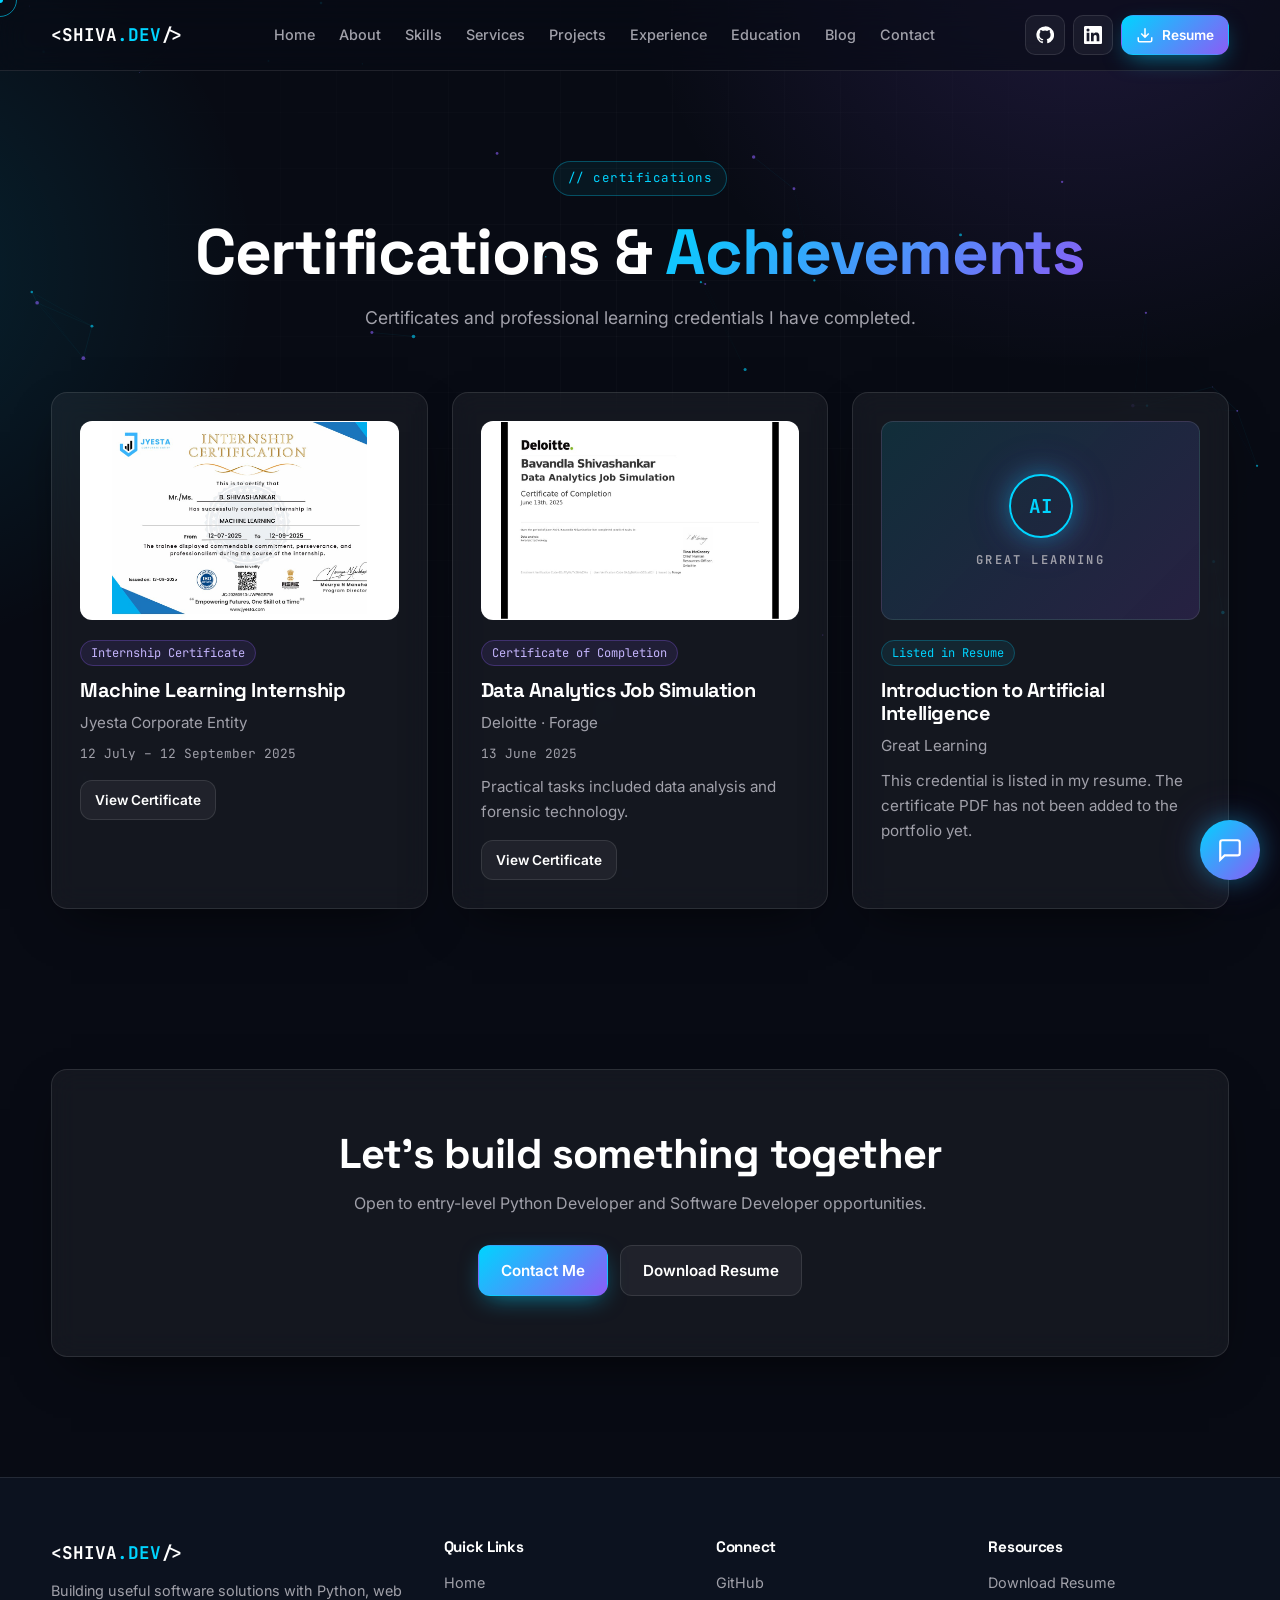
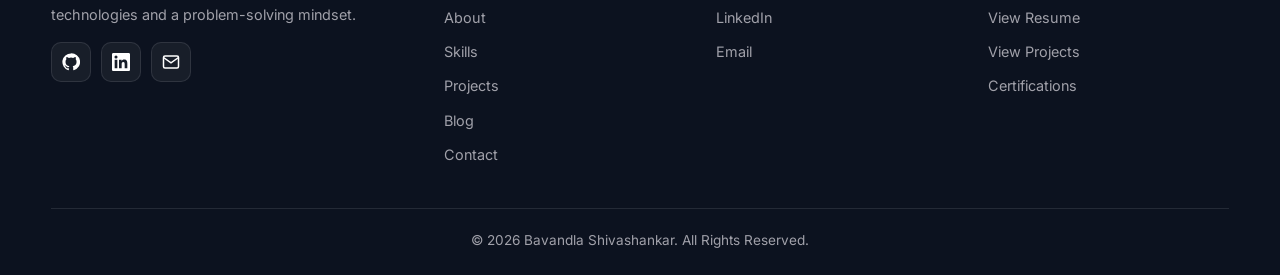
<file: public/portfolio/certifications.html>
<!DOCTYPE html>
<html lang="en">
<head>
<meta charset="UTF-8"><meta name="viewport" content="width=device-width, initial-scale=1">
<title>Certifications | Bavandla Shivashankar</title>
<meta name="description" content="Certifications and achievements of Bavandla Shivashankar.">
<meta name="author" content="Bavandla Shivashankar">
<meta property="og:title" content="Certifications | Bavandla Shivashankar"><meta property="og:description" content="Certifications and achievements of Bavandla Shivashankar.">
<meta property="og:type" content="website"><meta name="twitter:card" content="summary">
<meta name="theme-color" content="#080B14">
<link rel="icon" href="assets/icons/favicon.svg" type="image/svg+xml">
<link rel="preconnect" href="https://fonts.googleapis.com"><link rel="preconnect" href="https://fonts.gstatic.com" crossorigin>
<link rel="stylesheet" href="https://fonts.googleapis.com/css2?family=Inter:wght@400;500;600&family=JetBrains+Mono:wght@400;500;700&family=Space+Grotesk:wght@500;600;700&display=swap">
<link rel="stylesheet" href="css/style.css"><link rel="stylesheet" href="css/animations.css"><link rel="stylesheet" href="css/responsive.css">
</head>
<body>
<a class="skip" href="#main">Skip to content</a>
<div class="loader" aria-hidden="true"><div style="text-align:center"><div class="lg">&lt;SHIVA<span>.DEV</span>/&gt;</div><div class="bar"></div></div></div>
<canvas id="particles" aria-hidden="true"></canvas>
<header class="nav"><nav class="container nav-inner" aria-label="Main">
<a class="logo" href="index.html" aria-label="Shiva.dev home">&lt;SHIVA<span>.DEV</span>/&gt;</a>
<ul class="nav-links" id="nav-links"><li><a href="index.html">Home</a></li><li><a href="about.html">About</a></li><li><a href="skills.html">Skills</a></li><li><a href="services.html">Services</a></li><li><a href="projects.html">Projects</a></li><li><a href="experience.html">Experience</a></li><li><a href="education.html">Education</a></li><li><a href="blog.html">Blog</a></li><li><a href="contact.html">Contact</a></li></ul>
<div class="nav-actions">
<a class="icon-btn social" data-config="githubUrl" aria-label="GitHub profile"><svg viewBox="0 0 24 24" fill="currentColor" aria-hidden="true"><path d="M12 .5a11.5 11.5 0 0 0-3.64 22.41c.58.1.79-.25.79-.56v-2c-3.2.7-3.88-1.37-3.88-1.37-.53-1.33-1.28-1.69-1.28-1.69-1.05-.72.08-.7.08-.7 1.16.08 1.77 1.19 1.77 1.19 1.03 1.77 2.7 1.26 3.36.96.1-.75.4-1.26.73-1.55-2.55-.29-5.24-1.28-5.24-5.68 0-1.26.45-2.28 1.19-3.09-.12-.29-.52-1.46.11-3.05 0 0 .97-.31 3.17 1.18a11 11 0 0 1 5.78 0c2.2-1.49 3.17-1.18 3.17-1.18.63 1.59.23 2.76.11 3.05.74.81 1.19 1.83 1.19 3.09 0 4.41-2.69 5.38-5.25 5.67.41.36.78 1.06.78 2.14v3.17c0 .31.21.67.8.56A11.5 11.5 0 0 0 12 .5Z"/></svg></a>
<a class="icon-btn social" data-config="linkedinUrl" aria-label="LinkedIn profile"><svg viewBox="0 0 24 24" fill="currentColor" aria-hidden="true"><path d="M20.45 20.45h-3.56v-5.57c0-1.33-.02-3.04-1.85-3.04-1.86 0-2.14 1.45-2.14 2.94v5.67H9.35V9h3.41v1.56h.05c.48-.9 1.64-1.85 3.37-1.85 3.6 0 4.27 2.37 4.27 5.46v6.28ZM5.34 7.43a2.06 2.06 0 1 1 0-4.13 2.06 2.06 0 0 1 0 4.13ZM7.12 20.45H3.56V9h3.56v11.45ZM22.22 0H1.77C.79 0 0 .77 0 1.73v20.54C0 23.23.79 24 1.77 24h20.45c.98 0 1.78-.77 1.78-1.73V1.73C24 .77 23.2 0 22.22 0Z"/></svg></a>
<a class="btn btn-primary btn-sm resume-btn" href="assets/resume/Bavandla-Shivashankar-Resume.pdf" download="Bavandla-Shivashankar-Resume.pdf"><svg viewBox="0 0 24 24" fill="none" stroke="currentColor" stroke-width="2" aria-hidden="true"><path d="M21 15v4a2 2 0 0 1-2 2H5a2 2 0 0 1-2-2v-4M7 10l5 5 5-5M12 15V3"/></svg><span class="lbl">Resume</span></a>
<button class="icon-btn hamburger" aria-label="Toggle menu" aria-expanded="false" aria-controls="nav-links"><span></span></button>
</div></nav></header>
<main id="main">
<section class="page-hero"><div class="container"><span class="eyebrow">// certifications</span><h1>Certifications &amp; <span class="grad-text">Achievements</span></h1><p>Certificates and professional learning credentials I have completed.</p></div></section>
<section style="padding-top:20px"><div class="container grid g3">
<article class="glass card reveal" data-tilt><div class="cert-preview"><img src="assets/images/jyesta-certificate-preview.jpg" alt="Preview of Jyesta Machine Learning internship certificate" loading="lazy"></div><span class="tag p">Internship Certificate</span><h3 style="margin-top:14px">Machine Learning Internship</h3><p>Jyesta Corporate Entity</p><p class="mono" style="font-size:.8rem;margin-top:8px">12 July – 12 September 2025</p><a class="btn btn-ghost btn-sm" style="margin-top:16px" href="assets/certificates/Jyesta-Machine-Learning-Internship-Certificate.pdf" target="_blank" rel="noopener">View Certificate</a></article>
<article class="glass card reveal" data-tilt><div class="cert-preview"><img src="assets/images/deloitte-certificate-preview.jpg" alt="Preview of Deloitte Data Analytics Job Simulation certificate" loading="lazy"></div><span class="tag p">Certificate of Completion</span><h3 style="margin-top:14px">Data Analytics Job Simulation</h3><p>Deloitte · Forage</p><p class="mono" style="font-size:.8rem;margin-top:8px">13 June 2025</p><p style="margin-top:10px">Practical tasks included data analysis and forensic technology.</p><a class="btn btn-ghost btn-sm" style="margin-top:16px" href="assets/certificates/Deloitte-Data-Analytics-Job-Simulation.pdf" target="_blank" rel="noopener">View Certificate</a></article>
<article class="glass card reveal" data-tilt><div class="cert-text-preview"><div class="cert-seal">AI</div><p class="mono">GREAT LEARNING</p></div><span class="tag">Listed in Resume</span><h3 style="margin-top:14px">Introduction to Artificial Intelligence</h3><p>Great Learning</p><p style="margin-top:10px">This credential is listed in my resume. The certificate PDF has not been added to the portfolio yet.</p></article>
</div></section>
<section><div class="container"><div class="glass cta reveal"><h2>Let's build something together</h2><p>Open to entry-level Python Developer and Software Developer opportunities.</p><div class="btn-row"><a class="btn btn-primary" href="contact.html">Contact Me</a><a class="btn btn-ghost" href="assets/resume/Bavandla-Shivashankar-Resume.pdf" download="Bavandla-Shivashankar-Resume.pdf">Download Resume</a></div></div></div></section>
</main>
<footer class="footer"><div class="container">
<div class="foot-grid">
<div><a class="logo" href="index.html">&lt;SHIVA<span>.DEV</span>/&gt;</a><p style="margin-top:12px">Building useful software solutions with Python, web technologies and a problem-solving mindset.</p>
<div class="socials"><a class="icon-btn" data-config="githubUrl" aria-label="GitHub"><svg viewBox="0 0 24 24" fill="currentColor" aria-hidden="true"><path d="M12 .5a11.5 11.5 0 0 0-3.64 22.41c.58.1.79-.25.79-.56v-2c-3.2.7-3.88-1.37-3.88-1.37-.53-1.33-1.28-1.69-1.28-1.69-1.05-.72.08-.7.08-.7 1.16.08 1.77 1.19 1.77 1.19 1.03 1.77 2.7 1.26 3.36.96.1-.75.4-1.26.73-1.55-2.55-.29-5.24-1.28-5.24-5.68 0-1.26.45-2.28 1.19-3.09-.12-.29-.52-1.46.11-3.05 0 0 .97-.31 3.17 1.18a11 11 0 0 1 5.78 0c2.2-1.49 3.17-1.18 3.17-1.18.63 1.59.23 2.76.11 3.05.74.81 1.19 1.83 1.19 3.09 0 4.41-2.69 5.38-5.25 5.67.41.36.78 1.06.78 2.14v3.17c0 .31.21.67.8.56A11.5 11.5 0 0 0 12 .5Z"/></svg></a><a class="icon-btn" data-config="linkedinUrl" aria-label="LinkedIn"><svg viewBox="0 0 24 24" fill="currentColor" aria-hidden="true"><path d="M20.45 20.45h-3.56v-5.57c0-1.33-.02-3.04-1.85-3.04-1.86 0-2.14 1.45-2.14 2.94v5.67H9.35V9h3.41v1.56h.05c.48-.9 1.64-1.85 3.37-1.85 3.6 0 4.27 2.37 4.27 5.46v6.28ZM5.34 7.43a2.06 2.06 0 1 1 0-4.13 2.06 2.06 0 0 1 0 4.13ZM7.12 20.45H3.56V9h3.56v11.45ZM22.22 0H1.77C.79 0 0 .77 0 1.73v20.54C0 23.23.79 24 1.77 24h20.45c.98 0 1.78-.77 1.78-1.73V1.73C24 .77 23.2 0 22.22 0Z"/></svg></a><a class="icon-btn" data-config="email" aria-label="Email"><svg viewBox="0 0 24 24" fill="none" stroke="currentColor" stroke-width="2" aria-hidden="true"><rect x="2" y="4" width="20" height="16" rx="2"/><path d="m22 6-10 7L2 6"/></svg></a></div></div>
<div><h4>Quick Links</h4><ul><li><a href="index.html">Home</a></li><li><a href="about.html">About</a></li><li><a href="skills.html">Skills</a></li><li><a href="projects.html">Projects</a></li><li><a href="blog.html">Blog</a></li><li><a href="contact.html">Contact</a></li></ul></div>
<div><h4>Connect</h4><ul><li><a data-config="githubUrl">GitHub</a></li><li><a data-config="linkedinUrl">LinkedIn</a></li><li><a data-config="email">Email</a></li></ul></div>
<div><h4>Resources</h4><ul><li><a href="assets/resume/Bavandla-Shivashankar-Resume.pdf" download="Bavandla-Shivashankar-Resume.pdf">Download Resume</a></li><li><a href="assets/resume/Bavandla-Shivashankar-Resume.pdf" target="_blank" rel="noopener">View Resume</a></li><li><a href="projects.html">View Projects</a></li><li><a href="certifications.html">Certifications</a></li></ul></div>
</div>
<div class="foot-bottom">© 2026 Bavandla Shivashankar. All Rights Reserved.</div>
</div></footer>
<button class="icon-btn to-top" aria-label="Back to top"><svg viewBox="0 0 24 24" fill="none" stroke="currentColor" stroke-width="2" aria-hidden="true"><path d="M12 19V5M5 12l7-7 7 7"/></svg></button>
<script src="js/main.js"></script><script src="js/navigation.js"></script><script src="js/animations.js"></script><script src="js/chatbot.js"></script>
</body></html>
</file>
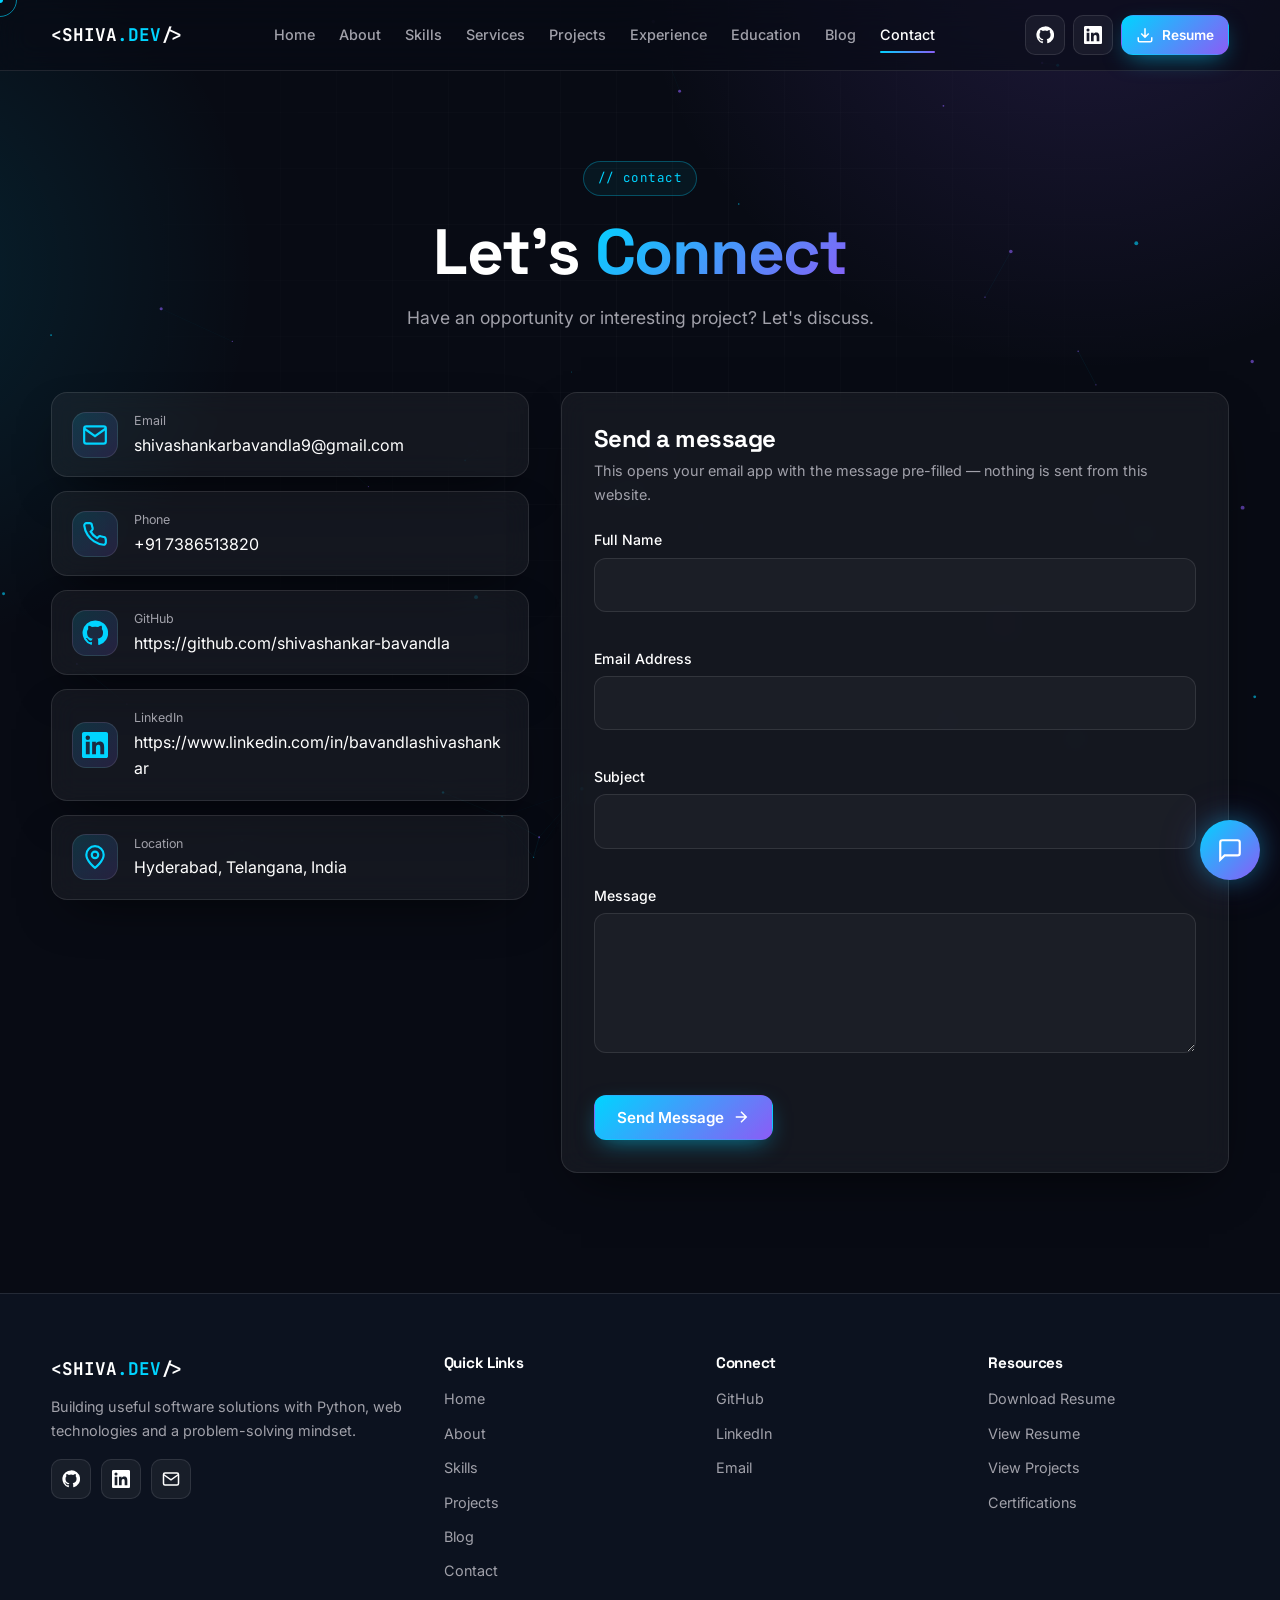
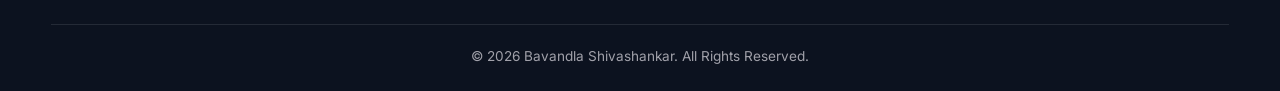
<file: public/portfolio/contact.html>
<!DOCTYPE html>
<html lang="en">
<head>
<meta charset="UTF-8"><meta name="viewport" content="width=device-width, initial-scale=1">
<title>Contact | Bavandla Shivashankar</title>
<meta name="description" content="Contact Bavandla Shivashankar for opportunities, collaborations and projects.">
<meta name="author" content="Bavandla Shivashankar">
<meta property="og:title" content="Contact | Bavandla Shivashankar"><meta property="og:description" content="Contact Bavandla Shivashankar for opportunities, collaborations and projects.">
<meta property="og:type" content="website"><meta name="twitter:card" content="summary">
<meta name="theme-color" content="#080B14">
<link rel="icon" href="assets/icons/favicon.svg" type="image/svg+xml">
<link rel="preconnect" href="https://fonts.googleapis.com"><link rel="preconnect" href="https://fonts.gstatic.com" crossorigin>
<link rel="stylesheet" href="https://fonts.googleapis.com/css2?family=Inter:wght@400;500;600&family=JetBrains+Mono:wght@400;500;700&family=Space+Grotesk:wght@500;600;700&display=swap">
<link rel="stylesheet" href="css/style.css"><link rel="stylesheet" href="css/animations.css"><link rel="stylesheet" href="css/responsive.css">
</head>
<body>
<a class="skip" href="#main">Skip to content</a>
<div class="loader" aria-hidden="true"><div style="text-align:center"><div class="lg">&lt;SHIVA<span>.DEV</span>/&gt;</div><div class="bar"></div></div></div>
<canvas id="particles" aria-hidden="true"></canvas>
<header class="nav"><nav class="container nav-inner" aria-label="Main">
<a class="logo" href="index.html" aria-label="Shiva.dev home">&lt;SHIVA<span>.DEV</span>/&gt;</a>
<ul class="nav-links" id="nav-links"><li><a href="index.html">Home</a></li><li><a href="about.html">About</a></li><li><a href="skills.html">Skills</a></li><li><a href="services.html">Services</a></li><li><a href="projects.html">Projects</a></li><li><a href="experience.html">Experience</a></li><li><a href="education.html">Education</a></li><li><a href="blog.html">Blog</a></li><li><a href="contact.html">Contact</a></li></ul>
<div class="nav-actions">
<a class="icon-btn social" data-config="githubUrl" aria-label="GitHub profile"><svg viewBox="0 0 24 24" fill="currentColor" aria-hidden="true"><path d="M12 .5a11.5 11.5 0 0 0-3.64 22.41c.58.1.79-.25.79-.56v-2c-3.2.7-3.88-1.37-3.88-1.37-.53-1.33-1.28-1.69-1.28-1.69-1.05-.72.08-.7.08-.7 1.16.08 1.77 1.19 1.77 1.19 1.03 1.77 2.7 1.26 3.36.96.1-.75.4-1.26.73-1.55-2.55-.29-5.24-1.28-5.24-5.68 0-1.26.45-2.28 1.19-3.09-.12-.29-.52-1.46.11-3.05 0 0 .97-.31 3.17 1.18a11 11 0 0 1 5.78 0c2.2-1.49 3.17-1.18 3.17-1.18.63 1.59.23 2.76.11 3.05.74.81 1.19 1.83 1.19 3.09 0 4.41-2.69 5.38-5.25 5.67.41.36.78 1.06.78 2.14v3.17c0 .31.21.67.8.56A11.5 11.5 0 0 0 12 .5Z"/></svg></a>
<a class="icon-btn social" data-config="linkedinUrl" aria-label="LinkedIn profile"><svg viewBox="0 0 24 24" fill="currentColor" aria-hidden="true"><path d="M20.45 20.45h-3.56v-5.57c0-1.33-.02-3.04-1.85-3.04-1.86 0-2.14 1.45-2.14 2.94v5.67H9.35V9h3.41v1.56h.05c.48-.9 1.64-1.85 3.37-1.85 3.6 0 4.27 2.37 4.27 5.46v6.28ZM5.34 7.43a2.06 2.06 0 1 1 0-4.13 2.06 2.06 0 0 1 0 4.13ZM7.12 20.45H3.56V9h3.56v11.45ZM22.22 0H1.77C.79 0 0 .77 0 1.73v20.54C0 23.23.79 24 1.77 24h20.45c.98 0 1.78-.77 1.78-1.73V1.73C24 .77 23.2 0 22.22 0Z"/></svg></a>
<a class="btn btn-primary btn-sm resume-btn" href="assets/resume/Bavandla-Shivashankar-Resume.pdf" download="Bavandla-Shivashankar-Resume.pdf"><svg viewBox="0 0 24 24" fill="none" stroke="currentColor" stroke-width="2" aria-hidden="true"><path d="M21 15v4a2 2 0 0 1-2 2H5a2 2 0 0 1-2-2v-4M7 10l5 5 5-5M12 15V3"/></svg><span class="lbl">Resume</span></a>
<button class="icon-btn hamburger" aria-label="Toggle menu" aria-expanded="false" aria-controls="nav-links"><span></span></button>
</div></nav></header>
<main id="main">
<section class="page-hero"><div class="container"><span class="eyebrow">// contact</span><h1>Let's <span class='grad-text'>Connect</span></h1><p>Have an opportunity or interesting project? Let's discuss.</p></div></section>
<section style="padding-top:20px"><div class="container contact-grid">
<div><div class="glass c-item reveal"><div class="card-icon"><svg viewBox="0 0 24 24" fill="none" stroke="currentColor" stroke-width="2" aria-hidden="true"><rect x="2" y="4" width="20" height="16" rx="2"/><path d="m22 6-10 7L2 6"/></svg></div><div><small>Email</small><a data-config="email" data-text></a></div></div><div class="glass c-item reveal"><div class="card-icon"><svg viewBox="0 0 24 24" fill="none" stroke="currentColor" stroke-width="2" aria-hidden="true"><path d="M22 16.9v3a2 2 0 0 1-2.2 2 19.8 19.8 0 0 1-8.6-3.1 19.5 19.5 0 0 1-6-6A19.8 19.8 0 0 1 2.1 4.2 2 2 0 0 1 4.1 2h3a2 2 0 0 1 2 1.7c.1.9.4 1.8.7 2.7a2 2 0 0 1-.5 2.1L8 9.8a16 16 0 0 0 6 6l1.3-1.3a2 2 0 0 1 2.1-.4c.9.3 1.8.6 2.7.7a2 2 0 0 1 1.7 2Z"/></svg></div><div><small>Phone</small><a data-config="phone" data-text></a></div></div><div class="glass c-item reveal"><div class="card-icon"><svg viewBox="0 0 24 24" fill="currentColor" aria-hidden="true"><path d="M12 .5a11.5 11.5 0 0 0-3.64 22.41c.58.1.79-.25.79-.56v-2c-3.2.7-3.88-1.37-3.88-1.37-.53-1.33-1.28-1.69-1.28-1.69-1.05-.72.08-.7.08-.7 1.16.08 1.77 1.19 1.77 1.19 1.03 1.77 2.7 1.26 3.36.96.1-.75.4-1.26.73-1.55-2.55-.29-5.24-1.28-5.24-5.68 0-1.26.45-2.28 1.19-3.09-.12-.29-.52-1.46.11-3.05 0 0 .97-.31 3.17 1.18a11 11 0 0 1 5.78 0c2.2-1.49 3.17-1.18 3.17-1.18.63 1.59.23 2.76.11 3.05.74.81 1.19 1.83 1.19 3.09 0 4.41-2.69 5.38-5.25 5.67.41.36.78 1.06.78 2.14v3.17c0 .31.21.67.8.56A11.5 11.5 0 0 0 12 .5Z"/></svg></div><div><small>GitHub</small><a data-config="githubUrl" data-text></a></div></div><div class="glass c-item reveal"><div class="card-icon"><svg viewBox="0 0 24 24" fill="currentColor" aria-hidden="true"><path d="M20.45 20.45h-3.56v-5.57c0-1.33-.02-3.04-1.85-3.04-1.86 0-2.14 1.45-2.14 2.94v5.67H9.35V9h3.41v1.56h.05c.48-.9 1.64-1.85 3.37-1.85 3.6 0 4.27 2.37 4.27 5.46v6.28ZM5.34 7.43a2.06 2.06 0 1 1 0-4.13 2.06 2.06 0 0 1 0 4.13ZM7.12 20.45H3.56V9h3.56v11.45ZM22.22 0H1.77C.79 0 0 .77 0 1.73v20.54C0 23.23.79 24 1.77 24h20.45c.98 0 1.78-.77 1.78-1.73V1.73C24 .77 23.2 0 22.22 0Z"/></svg></div><div><small>LinkedIn</small><a data-config="linkedinUrl" data-text></a></div></div>
<div class="glass c-item reveal"><div class="card-icon"><svg viewBox="0 0 24 24" fill="none" stroke="currentColor" stroke-width="2" aria-hidden="true"><path d="M20 10c0 6-8 12-8 12s-8-6-8-12a8 8 0 0 1 16 0Z"/><circle cx="12" cy="10" r="3"/></svg></div><div><small>Location</small><span class="v">Hyderabad, Telangana, India</span></div></div></div>
<form class="glass form reveal" id="contact-form" novalidate>
<h2 style="font-size:1.5rem;margin-bottom:6px">Send a message</h2><p style="color:var(--muted);font-size:.9rem;margin-bottom:22px">This opens your email app with the message pre-filled — nothing is sent from this website.</p>
<div class="field"><label for="name">Full Name</label><input id="name" name="name" type="text" required autocomplete="name"><p class="err" aria-live="polite"></p></div><div class="field"><label for="email">Email Address</label><input id="email" name="email" type="email" required autocomplete="email"><p class="err" aria-live="polite"></p></div><div class="field"><label for="subject">Subject</label><input id="subject" name="subject" type="text" required autocomplete="off"><p class="err" aria-live="polite"></p></div><div class="field"><label for="message">Message</label><textarea id="message" name="message" required></textarea><p class="err" aria-live="polite"></p></div>
<button class="btn btn-primary" type="submit"><span class="spinner" aria-hidden="true"></span>Send Message <svg viewBox="0 0 24 24" fill="none" stroke="currentColor" stroke-width="2" aria-hidden="true"><path d="M5 12h14M12 5l7 7-7 7"/></svg></button>
<div class="form-msg" id="form-msg" role="status"></div>
</form></div></section>
</main>
<footer class="footer"><div class="container">
<div class="foot-grid">
<div><a class="logo" href="index.html">&lt;SHIVA<span>.DEV</span>/&gt;</a><p style="margin-top:12px">Building useful software solutions with Python, web technologies and a problem-solving mindset.</p>
<div class="socials"><a class="icon-btn" data-config="githubUrl" aria-label="GitHub"><svg viewBox="0 0 24 24" fill="currentColor" aria-hidden="true"><path d="M12 .5a11.5 11.5 0 0 0-3.64 22.41c.58.1.79-.25.79-.56v-2c-3.2.7-3.88-1.37-3.88-1.37-.53-1.33-1.28-1.69-1.28-1.69-1.05-.72.08-.7.08-.7 1.16.08 1.77 1.19 1.77 1.19 1.03 1.77 2.7 1.26 3.36.96.1-.75.4-1.26.73-1.55-2.55-.29-5.24-1.28-5.24-5.68 0-1.26.45-2.28 1.19-3.09-.12-.29-.52-1.46.11-3.05 0 0 .97-.31 3.17 1.18a11 11 0 0 1 5.78 0c2.2-1.49 3.17-1.18 3.17-1.18.63 1.59.23 2.76.11 3.05.74.81 1.19 1.83 1.19 3.09 0 4.41-2.69 5.38-5.25 5.67.41.36.78 1.06.78 2.14v3.17c0 .31.21.67.8.56A11.5 11.5 0 0 0 12 .5Z"/></svg></a><a class="icon-btn" data-config="linkedinUrl" aria-label="LinkedIn"><svg viewBox="0 0 24 24" fill="currentColor" aria-hidden="true"><path d="M20.45 20.45h-3.56v-5.57c0-1.33-.02-3.04-1.85-3.04-1.86 0-2.14 1.45-2.14 2.94v5.67H9.35V9h3.41v1.56h.05c.48-.9 1.64-1.85 3.37-1.85 3.6 0 4.27 2.37 4.27 5.46v6.28ZM5.34 7.43a2.06 2.06 0 1 1 0-4.13 2.06 2.06 0 0 1 0 4.13ZM7.12 20.45H3.56V9h3.56v11.45ZM22.22 0H1.77C.79 0 0 .77 0 1.73v20.54C0 23.23.79 24 1.77 24h20.45c.98 0 1.78-.77 1.78-1.73V1.73C24 .77 23.2 0 22.22 0Z"/></svg></a><a class="icon-btn" data-config="email" aria-label="Email"><svg viewBox="0 0 24 24" fill="none" stroke="currentColor" stroke-width="2" aria-hidden="true"><rect x="2" y="4" width="20" height="16" rx="2"/><path d="m22 6-10 7L2 6"/></svg></a></div></div>
<div><h4>Quick Links</h4><ul><li><a href="index.html">Home</a></li><li><a href="about.html">About</a></li><li><a href="skills.html">Skills</a></li><li><a href="projects.html">Projects</a></li><li><a href="blog.html">Blog</a></li><li><a href="contact.html">Contact</a></li></ul></div>
<div><h4>Connect</h4><ul><li><a data-config="githubUrl">GitHub</a></li><li><a data-config="linkedinUrl">LinkedIn</a></li><li><a data-config="email">Email</a></li></ul></div>
<div><h4>Resources</h4><ul><li><a href="assets/resume/Bavandla-Shivashankar-Resume.pdf" download="Bavandla-Shivashankar-Resume.pdf">Download Resume</a></li><li><a href="assets/resume/Bavandla-Shivashankar-Resume.pdf" target="_blank" rel="noopener">View Resume</a></li><li><a href="projects.html">View Projects</a></li><li><a href="certifications.html">Certifications</a></li></ul></div>
</div>
<div class="foot-bottom">© 2026 Bavandla Shivashankar. All Rights Reserved.</div>
</div></footer>
<button class="icon-btn to-top" aria-label="Back to top"><svg viewBox="0 0 24 24" fill="none" stroke="currentColor" stroke-width="2" aria-hidden="true"><path d="M12 19V5M5 12l7-7 7 7"/></svg></button>
<script src="js/main.js"></script><script src="js/navigation.js"></script><script src="js/animations.js"></script><script src="js/contact.js"></script><script src="js/chatbot.js"></script>
</body></html>
</file>
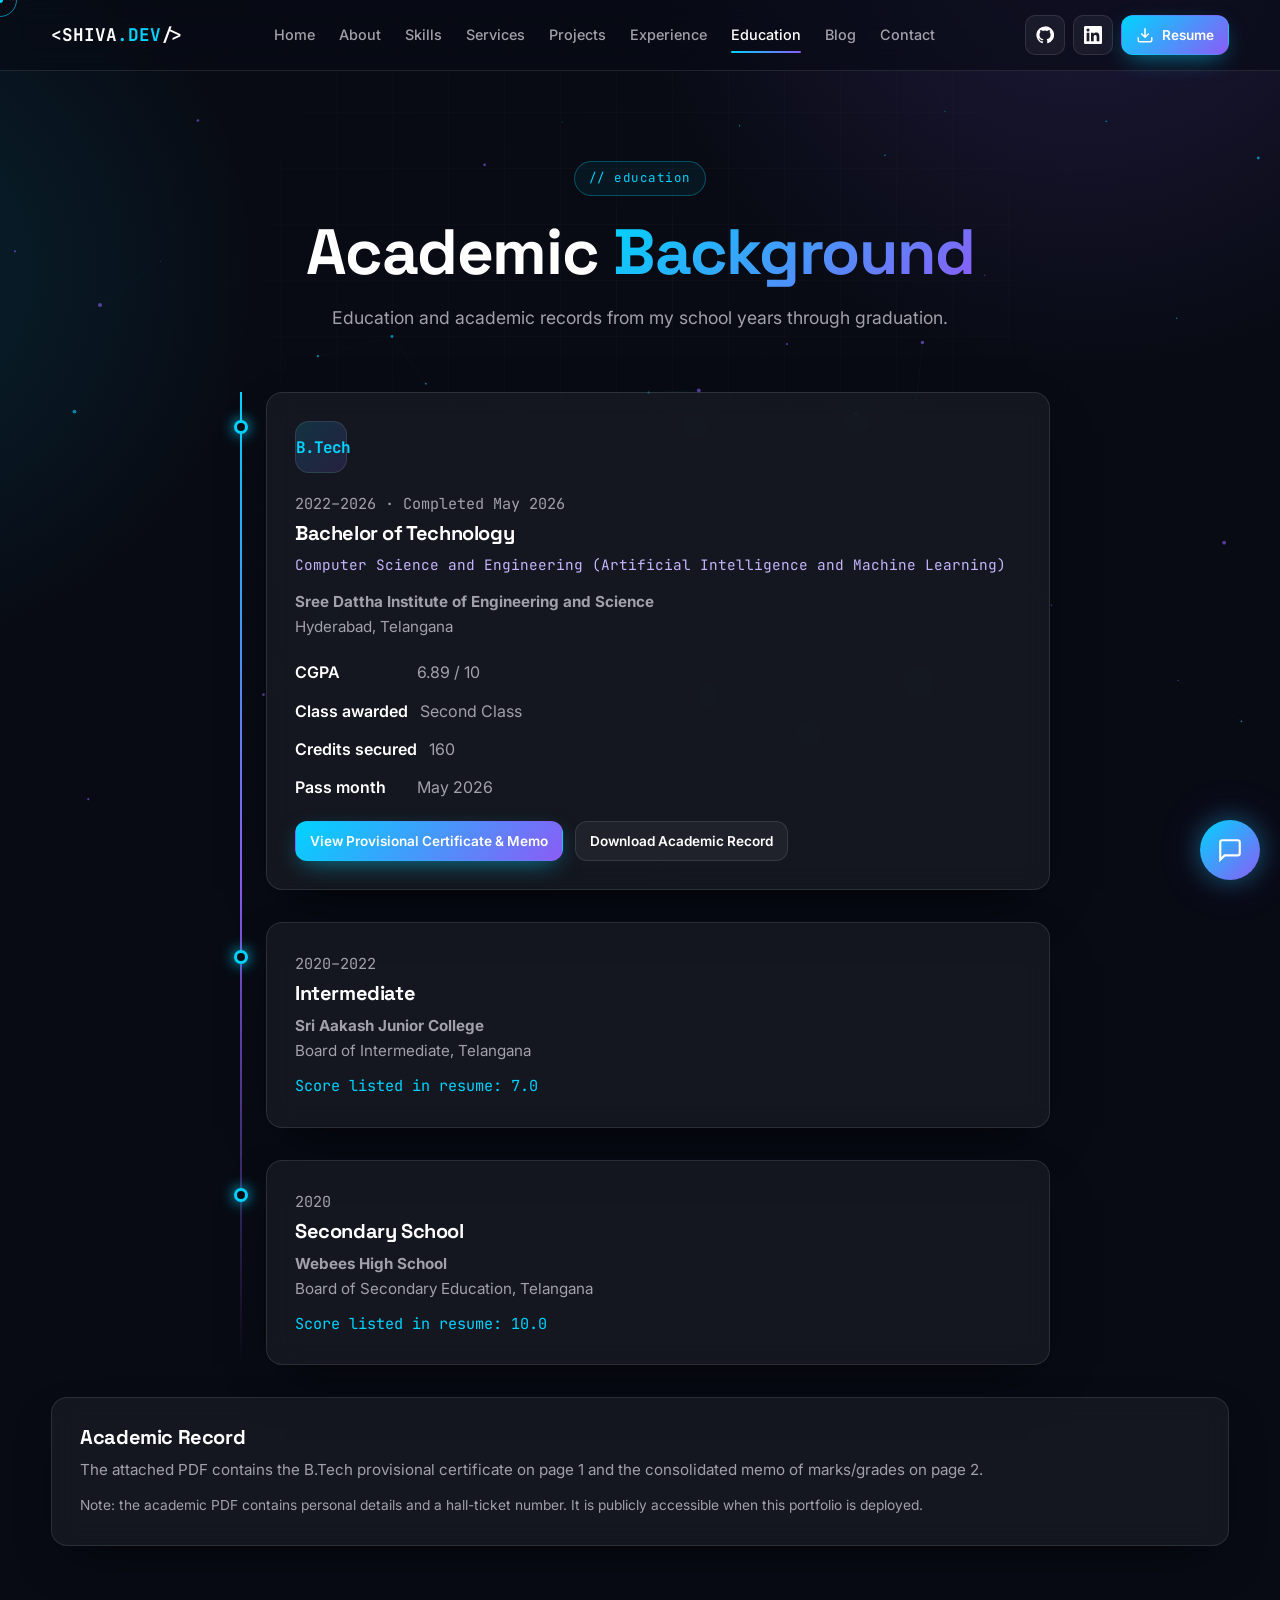
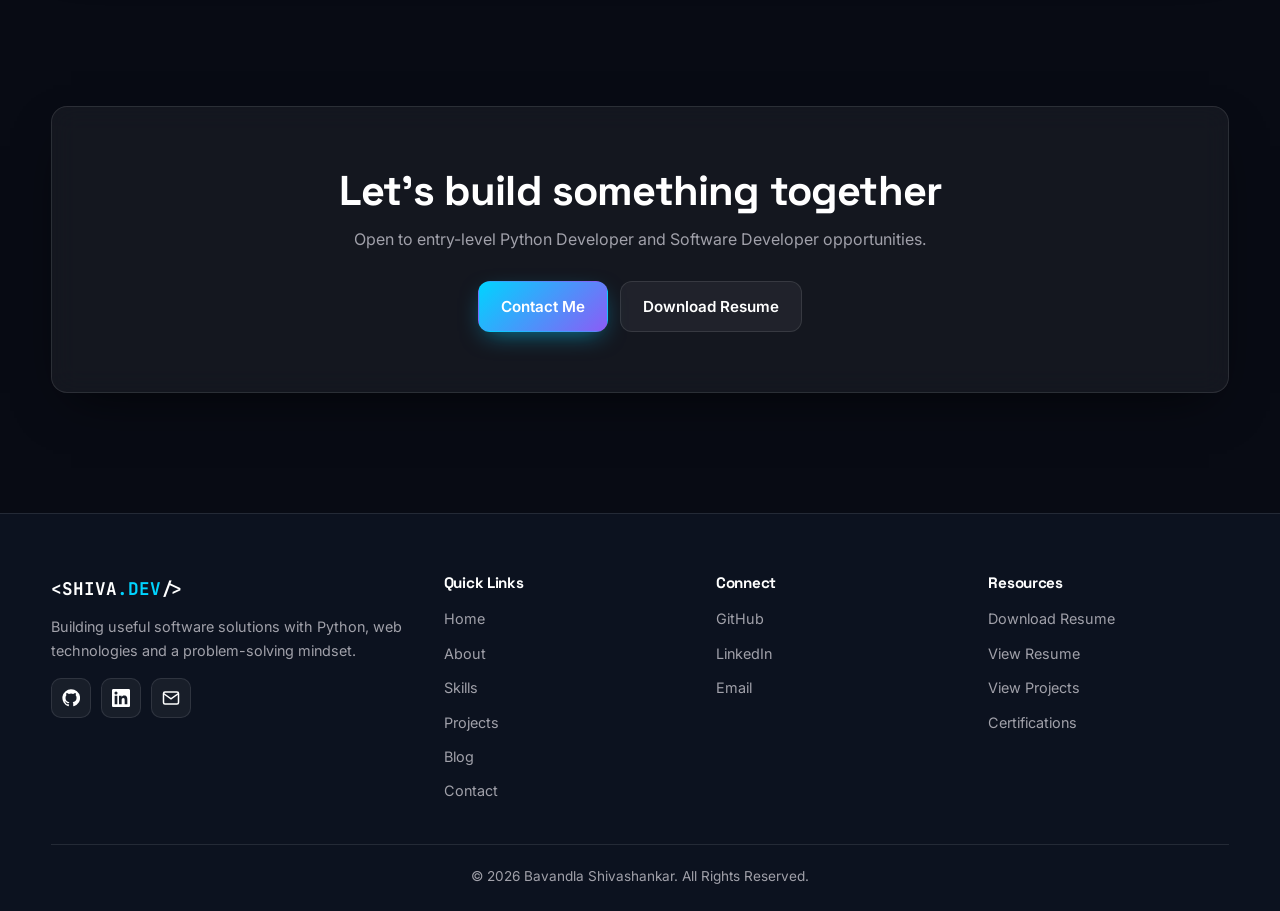
<file: public/portfolio/education.html>
<!DOCTYPE html>
<html lang="en">
<head>
<meta charset="UTF-8"><meta name="viewport" content="width=device-width, initial-scale=1">
<title>Education | Bavandla Shivashankar</title>
<meta name="description" content="Bavandla Shivashankar — B.Tech in Computer Science and Engineering (Artificial Intelligence and Machine Learning), completed in May 2026.">
<meta name="author" content="Bavandla Shivashankar">
<meta property="og:title" content="Education | Bavandla Shivashankar"><meta property="og:description" content="Bavandla Shivashankar — B.Tech in Computer Science and Engineering (Artificial Intelligence and Machine Learning), completed in May 2026.">
<meta property="og:type" content="website"><meta name="twitter:card" content="summary">
<meta name="theme-color" content="#080B14">
<link rel="icon" href="assets/icons/favicon.svg" type="image/svg+xml">
<link rel="preconnect" href="https://fonts.googleapis.com"><link rel="preconnect" href="https://fonts.gstatic.com" crossorigin>
<link rel="stylesheet" href="https://fonts.googleapis.com/css2?family=Inter:wght@400;500;600&family=JetBrains+Mono:wght@400;500;700&family=Space+Grotesk:wght@500;600;700&display=swap">
<link rel="stylesheet" href="css/style.css"><link rel="stylesheet" href="css/animations.css"><link rel="stylesheet" href="css/responsive.css">
</head>
<body>
<a class="skip" href="#main">Skip to content</a>
<div class="loader" aria-hidden="true"><div style="text-align:center"><div class="lg">&lt;SHIVA<span>.DEV</span>/&gt;</div><div class="bar"></div></div></div>
<canvas id="particles" aria-hidden="true"></canvas>
<header class="nav"><nav class="container nav-inner" aria-label="Main">
<a class="logo" href="index.html" aria-label="Shiva.dev home">&lt;SHIVA<span>.DEV</span>/&gt;</a>
<ul class="nav-links" id="nav-links"><li><a href="index.html">Home</a></li><li><a href="about.html">About</a></li><li><a href="skills.html">Skills</a></li><li><a href="services.html">Services</a></li><li><a href="projects.html">Projects</a></li><li><a href="experience.html">Experience</a></li><li><a href="education.html">Education</a></li><li><a href="blog.html">Blog</a></li><li><a href="contact.html">Contact</a></li></ul>
<div class="nav-actions">
<a class="icon-btn social" data-config="githubUrl" aria-label="GitHub profile"><svg viewBox="0 0 24 24" fill="currentColor" aria-hidden="true"><path d="M12 .5a11.5 11.5 0 0 0-3.64 22.41c.58.1.79-.25.79-.56v-2c-3.2.7-3.88-1.37-3.88-1.37-.53-1.33-1.28-1.69-1.28-1.69-1.05-.72.08-.7.08-.7 1.16.08 1.77 1.19 1.77 1.19 1.03 1.77 2.7 1.26 3.36.96.1-.75.4-1.26.73-1.55-2.55-.29-5.24-1.28-5.24-5.68 0-1.26.45-2.28 1.19-3.09-.12-.29-.52-1.46.11-3.05 0 0 .97-.31 3.17 1.18a11 11 0 0 1 5.78 0c2.2-1.49 3.17-1.18 3.17-1.18.63 1.59.23 2.76.11 3.05.74.81 1.19 1.83 1.19 3.09 0 4.41-2.69 5.38-5.25 5.67.41.36.78 1.06.78 2.14v3.17c0 .31.21.67.8.56A11.5 11.5 0 0 0 12 .5Z"/></svg></a>
<a class="icon-btn social" data-config="linkedinUrl" aria-label="LinkedIn profile"><svg viewBox="0 0 24 24" fill="currentColor" aria-hidden="true"><path d="M20.45 20.45h-3.56v-5.57c0-1.33-.02-3.04-1.85-3.04-1.86 0-2.14 1.45-2.14 2.94v5.67H9.35V9h3.41v1.56h.05c.48-.9 1.64-1.85 3.37-1.85 3.6 0 4.27 2.37 4.27 5.46v6.28ZM5.34 7.43a2.06 2.06 0 1 1 0-4.13 2.06 2.06 0 0 1 0 4.13ZM7.12 20.45H3.56V9h3.56v11.45ZM22.22 0H1.77C.79 0 0 .77 0 1.73v20.54C0 23.23.79 24 1.77 24h20.45c.98 0 1.78-.77 1.78-1.73V1.73C24 .77 23.2 0 22.22 0Z"/></svg></a>
<a class="btn btn-primary btn-sm resume-btn" href="assets/resume/Bavandla-Shivashankar-Resume.pdf" download="Bavandla-Shivashankar-Resume.pdf"><svg viewBox="0 0 24 24" fill="none" stroke="currentColor" stroke-width="2" aria-hidden="true"><path d="M21 15v4a2 2 0 0 1-2 2H5a2 2 0 0 1-2-2v-4M7 10l5 5 5-5M12 15V3"/></svg><span class="lbl">Resume</span></a>
<button class="icon-btn hamburger" aria-label="Toggle menu" aria-expanded="false" aria-controls="nav-links"><span></span></button>
</div></nav></header>
<main id="main">
<section class="page-hero"><div class="container"><span class="eyebrow">// education</span><h1>Academic <span class="grad-text">Background</span></h1><p>Education and academic records from my school years through graduation.</p></div></section>
<section style="padding-top:20px"><div class="container"><div class="timeline">
<div class="tl-item reveal"><article class="glass card" data-tilt><div class="card-icon"><span class="skill-mark">B.Tech</span></div><p class="tl-date">2022–2026 · Completed May 2026</p><h3>Bachelor of Technology</h3><p class="mono" style="color:#c4b5fd;font-size:.9rem;margin-bottom:12px">Computer Science and Engineering (Artificial Intelligence and Machine Learning)</p><p><strong>Sree Dattha Institute of Engineering and Science</strong><br>Hyderabad, Telangana</p><ul class="info-list"><li><strong>CGPA</strong> 6.89 / 10</li><li><strong>Class awarded</strong> Second Class</li><li><strong>Credits secured</strong> 160</li><li><strong>Pass month</strong> May 2026</li></ul><div class="btn-row"><a class="btn btn-primary btn-sm" href="assets/education/BTech-Provisional-Certificate-and-Consolidated-Memo.pdf" target="_blank" rel="noopener">View Provisional Certificate &amp; Memo</a><a class="btn btn-ghost btn-sm" href="assets/education/BTech-Provisional-Certificate-and-Consolidated-Memo.pdf" download>Download Academic Record</a></div></article></div>
<div class="tl-item reveal"><article class="glass card"><p class="tl-date">2020–2022</p><h3>Intermediate</h3><p><strong>Sri Aakash Junior College</strong></p><p>Board of Intermediate, Telangana</p><p class="mono" style="color:var(--blue);margin-top:10px">Score listed in resume: 7.0</p></article></div>
<div class="tl-item reveal"><article class="glass card"><p class="tl-date">2020</p><h3>Secondary School</h3><p><strong>Webees High School</strong></p><p>Board of Secondary Education, Telangana</p><p class="mono" style="color:var(--blue);margin-top:10px">Score listed in resume: 10.0</p></article></div>
</div>
<div class="glass card reveal" style="margin-top:30px"><h3>Academic Record</h3><p>The attached PDF contains the B.Tech provisional certificate on page 1 and the consolidated memo of marks/grades on page 2.</p><p style="margin-top:12px;color:var(--muted);font-size:.86rem">Note: the academic PDF contains personal details and a hall-ticket number. It is publicly accessible when this portfolio is deployed.</p></div>
</div></section>
<section><div class="container"><div class="glass cta reveal"><h2>Let's build something together</h2><p>Open to entry-level Python Developer and Software Developer opportunities.</p><div class="btn-row"><a class="btn btn-primary" href="contact.html">Contact Me</a><a class="btn btn-ghost" href="assets/resume/Bavandla-Shivashankar-Resume.pdf" download="Bavandla-Shivashankar-Resume.pdf">Download Resume</a></div></div></div></section>
</main>
<footer class="footer"><div class="container">
<div class="foot-grid">
<div><a class="logo" href="index.html">&lt;SHIVA<span>.DEV</span>/&gt;</a><p style="margin-top:12px">Building useful software solutions with Python, web technologies and a problem-solving mindset.</p>
<div class="socials"><a class="icon-btn" data-config="githubUrl" aria-label="GitHub"><svg viewBox="0 0 24 24" fill="currentColor" aria-hidden="true"><path d="M12 .5a11.5 11.5 0 0 0-3.64 22.41c.58.1.79-.25.79-.56v-2c-3.2.7-3.88-1.37-3.88-1.37-.53-1.33-1.28-1.69-1.28-1.69-1.05-.72.08-.7.08-.7 1.16.08 1.77 1.19 1.77 1.19 1.03 1.77 2.7 1.26 3.36.96.1-.75.4-1.26.73-1.55-2.55-.29-5.24-1.28-5.24-5.68 0-1.26.45-2.28 1.19-3.09-.12-.29-.52-1.46.11-3.05 0 0 .97-.31 3.17 1.18a11 11 0 0 1 5.78 0c2.2-1.49 3.17-1.18 3.17-1.18.63 1.59.23 2.76.11 3.05.74.81 1.19 1.83 1.19 3.09 0 4.41-2.69 5.38-5.25 5.67.41.36.78 1.06.78 2.14v3.17c0 .31.21.67.8.56A11.5 11.5 0 0 0 12 .5Z"/></svg></a><a class="icon-btn" data-config="linkedinUrl" aria-label="LinkedIn"><svg viewBox="0 0 24 24" fill="currentColor" aria-hidden="true"><path d="M20.45 20.45h-3.56v-5.57c0-1.33-.02-3.04-1.85-3.04-1.86 0-2.14 1.45-2.14 2.94v5.67H9.35V9h3.41v1.56h.05c.48-.9 1.64-1.85 3.37-1.85 3.6 0 4.27 2.37 4.27 5.46v6.28ZM5.34 7.43a2.06 2.06 0 1 1 0-4.13 2.06 2.06 0 0 1 0 4.13ZM7.12 20.45H3.56V9h3.56v11.45ZM22.22 0H1.77C.79 0 0 .77 0 1.73v20.54C0 23.23.79 24 1.77 24h20.45c.98 0 1.78-.77 1.78-1.73V1.73C24 .77 23.2 0 22.22 0Z"/></svg></a><a class="icon-btn" data-config="email" aria-label="Email"><svg viewBox="0 0 24 24" fill="none" stroke="currentColor" stroke-width="2" aria-hidden="true"><rect x="2" y="4" width="20" height="16" rx="2"/><path d="m22 6-10 7L2 6"/></svg></a></div></div>
<div><h4>Quick Links</h4><ul><li><a href="index.html">Home</a></li><li><a href="about.html">About</a></li><li><a href="skills.html">Skills</a></li><li><a href="projects.html">Projects</a></li><li><a href="blog.html">Blog</a></li><li><a href="contact.html">Contact</a></li></ul></div>
<div><h4>Connect</h4><ul><li><a data-config="githubUrl">GitHub</a></li><li><a data-config="linkedinUrl">LinkedIn</a></li><li><a data-config="email">Email</a></li></ul></div>
<div><h4>Resources</h4><ul><li><a href="assets/resume/Bavandla-Shivashankar-Resume.pdf" download="Bavandla-Shivashankar-Resume.pdf">Download Resume</a></li><li><a href="assets/resume/Bavandla-Shivashankar-Resume.pdf" target="_blank" rel="noopener">View Resume</a></li><li><a href="projects.html">View Projects</a></li><li><a href="certifications.html">Certifications</a></li></ul></div>
</div>
<div class="foot-bottom">© 2026 Bavandla Shivashankar. All Rights Reserved.</div>
</div></footer>
<button class="icon-btn to-top" aria-label="Back to top"><svg viewBox="0 0 24 24" fill="none" stroke="currentColor" stroke-width="2" aria-hidden="true"><path d="M12 19V5M5 12l7-7 7 7"/></svg></button>
<script src="js/main.js"></script><script src="js/navigation.js"></script><script src="js/animations.js"></script><script src="js/chatbot.js"></script>
</body></html>
</file>
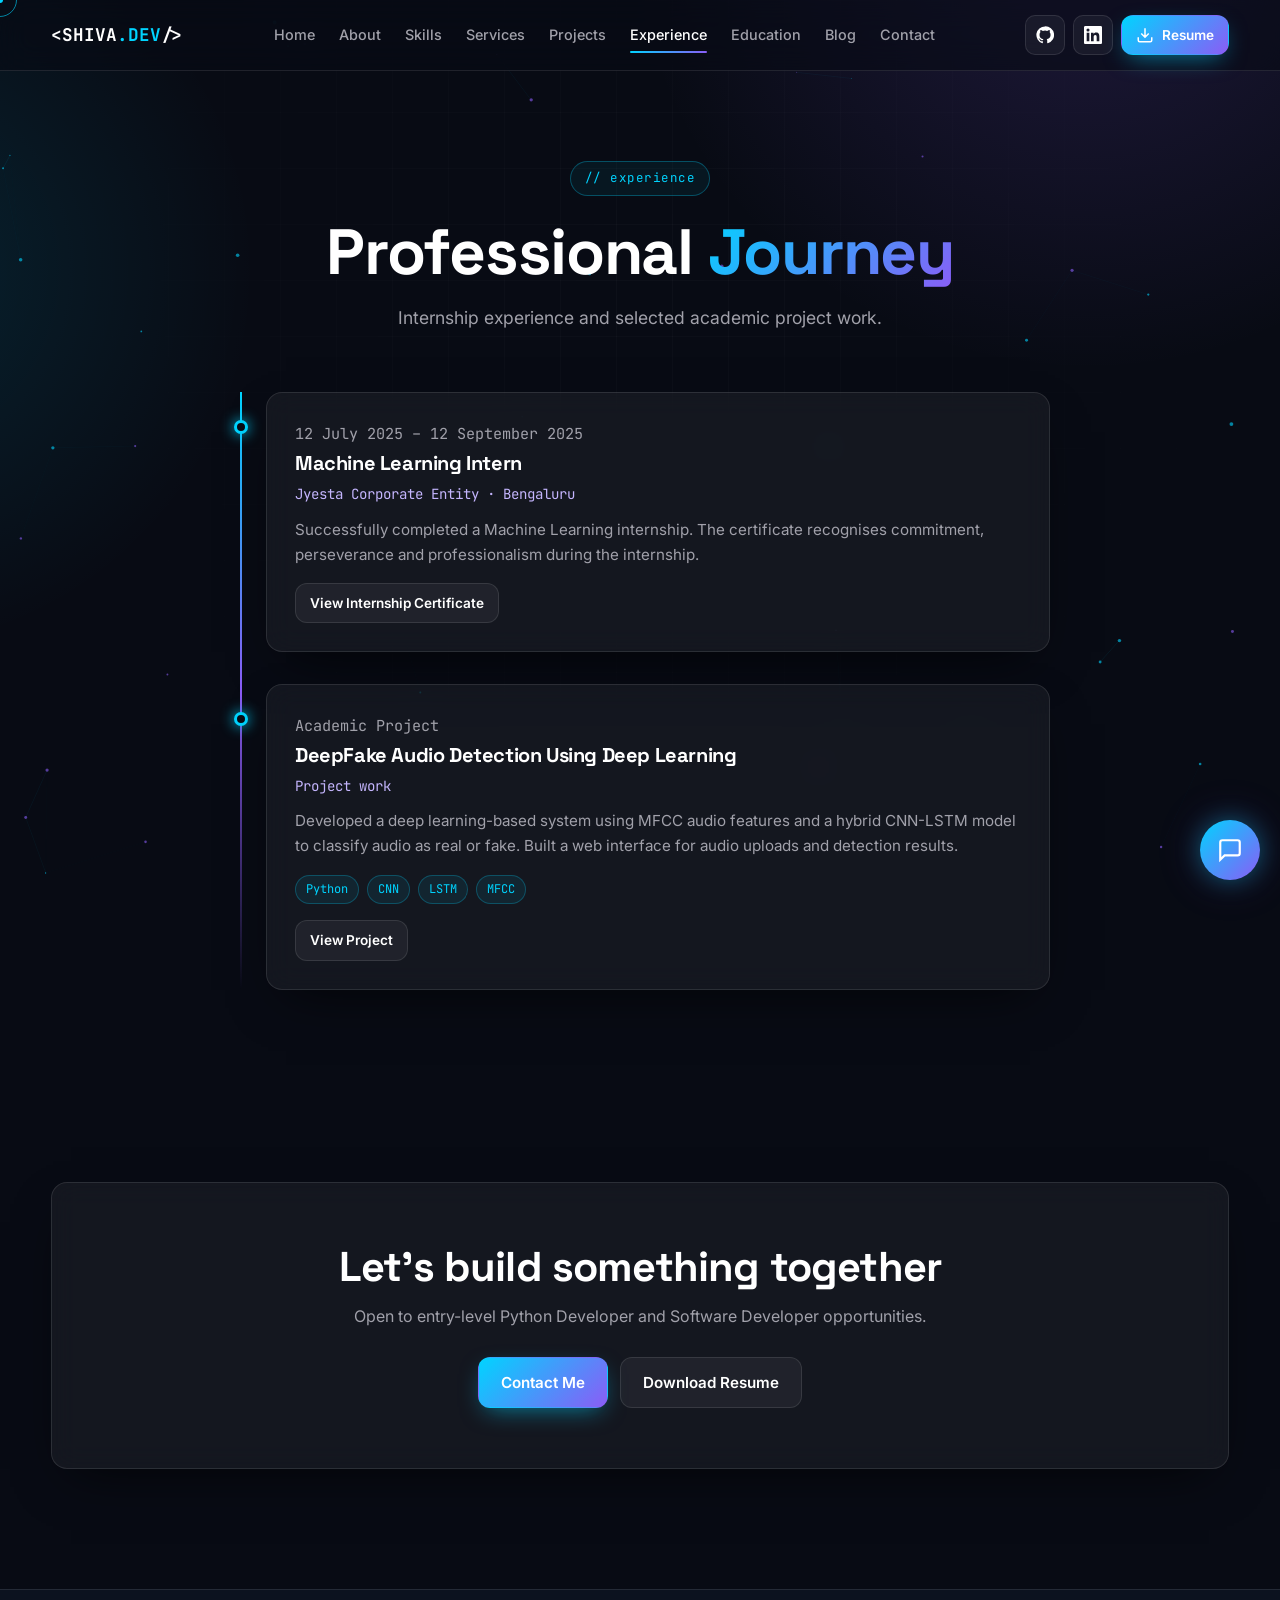
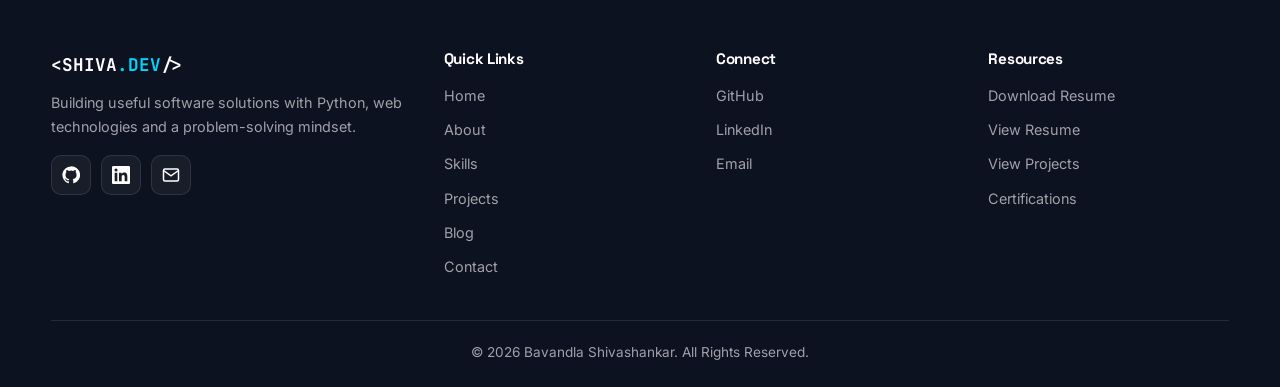
<file: public/portfolio/experience.html>
<!DOCTYPE html>
<html lang="en">
<head>
<meta charset="UTF-8"><meta name="viewport" content="width=device-width, initial-scale=1">
<title>Experience | Bavandla Shivashankar</title>
<meta name="description" content="Professional journey of Bavandla Shivashankar: projects, training and development.">
<meta name="author" content="Bavandla Shivashankar">
<meta property="og:title" content="Experience | Bavandla Shivashankar"><meta property="og:description" content="Professional journey of Bavandla Shivashankar: projects, training and development.">
<meta property="og:type" content="website"><meta name="twitter:card" content="summary">
<meta name="theme-color" content="#080B14">
<link rel="icon" href="assets/icons/favicon.svg" type="image/svg+xml">
<link rel="preconnect" href="https://fonts.googleapis.com"><link rel="preconnect" href="https://fonts.gstatic.com" crossorigin>
<link rel="stylesheet" href="https://fonts.googleapis.com/css2?family=Inter:wght@400;500;600&family=JetBrains+Mono:wght@400;500;700&family=Space+Grotesk:wght@500;600;700&display=swap">
<link rel="stylesheet" href="css/style.css"><link rel="stylesheet" href="css/animations.css"><link rel="stylesheet" href="css/responsive.css">
</head>
<body>
<a class="skip" href="#main">Skip to content</a>
<div class="loader" aria-hidden="true"><div style="text-align:center"><div class="lg">&lt;SHIVA<span>.DEV</span>/&gt;</div><div class="bar"></div></div></div>
<canvas id="particles" aria-hidden="true"></canvas>
<header class="nav"><nav class="container nav-inner" aria-label="Main">
<a class="logo" href="index.html" aria-label="Shiva.dev home">&lt;SHIVA<span>.DEV</span>/&gt;</a>
<ul class="nav-links" id="nav-links"><li><a href="index.html">Home</a></li><li><a href="about.html">About</a></li><li><a href="skills.html">Skills</a></li><li><a href="services.html">Services</a></li><li><a href="projects.html">Projects</a></li><li><a href="experience.html">Experience</a></li><li><a href="education.html">Education</a></li><li><a href="blog.html">Blog</a></li><li><a href="contact.html">Contact</a></li></ul>
<div class="nav-actions">
<a class="icon-btn social" data-config="githubUrl" aria-label="GitHub profile"><svg viewBox="0 0 24 24" fill="currentColor" aria-hidden="true"><path d="M12 .5a11.5 11.5 0 0 0-3.64 22.41c.58.1.79-.25.79-.56v-2c-3.2.7-3.88-1.37-3.88-1.37-.53-1.33-1.28-1.69-1.28-1.69-1.05-.72.08-.7.08-.7 1.16.08 1.77 1.19 1.77 1.19 1.03 1.77 2.7 1.26 3.36.96.1-.75.4-1.26.73-1.55-2.55-.29-5.24-1.28-5.24-5.68 0-1.26.45-2.28 1.19-3.09-.12-.29-.52-1.46.11-3.05 0 0 .97-.31 3.17 1.18a11 11 0 0 1 5.78 0c2.2-1.49 3.17-1.18 3.17-1.18.63 1.59.23 2.76.11 3.05.74.81 1.19 1.83 1.19 3.09 0 4.41-2.69 5.38-5.25 5.67.41.36.78 1.06.78 2.14v3.17c0 .31.21.67.8.56A11.5 11.5 0 0 0 12 .5Z"/></svg></a>
<a class="icon-btn social" data-config="linkedinUrl" aria-label="LinkedIn profile"><svg viewBox="0 0 24 24" fill="currentColor" aria-hidden="true"><path d="M20.45 20.45h-3.56v-5.57c0-1.33-.02-3.04-1.85-3.04-1.86 0-2.14 1.45-2.14 2.94v5.67H9.35V9h3.41v1.56h.05c.48-.9 1.64-1.85 3.37-1.85 3.6 0 4.27 2.37 4.27 5.46v6.28ZM5.34 7.43a2.06 2.06 0 1 1 0-4.13 2.06 2.06 0 0 1 0 4.13ZM7.12 20.45H3.56V9h3.56v11.45ZM22.22 0H1.77C.79 0 0 .77 0 1.73v20.54C0 23.23.79 24 1.77 24h20.45c.98 0 1.78-.77 1.78-1.73V1.73C24 .77 23.2 0 22.22 0Z"/></svg></a>
<a class="btn btn-primary btn-sm resume-btn" href="assets/resume/Bavandla-Shivashankar-Resume.pdf" download="Bavandla-Shivashankar-Resume.pdf"><svg viewBox="0 0 24 24" fill="none" stroke="currentColor" stroke-width="2" aria-hidden="true"><path d="M21 15v4a2 2 0 0 1-2 2H5a2 2 0 0 1-2-2v-4M7 10l5 5 5-5M12 15V3"/></svg><span class="lbl">Resume</span></a>
<button class="icon-btn hamburger" aria-label="Toggle menu" aria-expanded="false" aria-controls="nav-links"><span></span></button>
</div></nav></header>
<main id="main">
<section class="page-hero"><div class="container"><span class="eyebrow">// experience</span><h1>Professional <span class="grad-text">Journey</span></h1><p>Internship experience and selected academic project work.</p></div></section>
<section style="padding-top:20px"><div class="container"><div class="timeline">
<div class="tl-item reveal"><article class="glass card"><p class="tl-date">12 July 2025 – 12 September 2025</p><h3>Machine Learning Intern</h3><p class="mono" style="color:#c4b5fd;font-size:.88rem;margin-bottom:10px">Jyesta Corporate Entity · Bengaluru</p><p>Successfully completed a Machine Learning internship. The certificate recognises commitment, perseverance and professionalism during the internship.</p><div class="btn-row" style="margin-top:16px"><a class="btn btn-ghost btn-sm" href="assets/certificates/Jyesta-Machine-Learning-Internship-Certificate.pdf" target="_blank" rel="noopener">View Internship Certificate</a></div></article></div>
<div class="tl-item reveal"><article class="glass card"><p class="tl-date">Academic Project</p><h3>DeepFake Audio Detection Using Deep Learning</h3><p class="mono" style="color:#c4b5fd;font-size:.88rem;margin-bottom:10px">Project work</p><p>Developed a deep learning-based system using MFCC audio features and a hybrid CNN-LSTM model to classify audio as real or fake. Built a web interface for audio uploads and detection results.</p><div class="tags"><span class="tag">Python</span><span class="tag">CNN</span><span class="tag">LSTM</span><span class="tag">MFCC</span></div><a class="btn btn-ghost btn-sm" style="margin-top:16px" href="project-deepfake-audio.html">View Project</a></article></div>
</div></div></section>
<section><div class="container"><div class="glass cta reveal"><h2>Let's build something together</h2><p>Open to entry-level Python Developer and Software Developer opportunities.</p><div class="btn-row"><a class="btn btn-primary" href="contact.html">Contact Me</a><a class="btn btn-ghost" href="assets/resume/Bavandla-Shivashankar-Resume.pdf" download="Bavandla-Shivashankar-Resume.pdf">Download Resume</a></div></div></div></section>
</main>
<footer class="footer"><div class="container">
<div class="foot-grid">
<div><a class="logo" href="index.html">&lt;SHIVA<span>.DEV</span>/&gt;</a><p style="margin-top:12px">Building useful software solutions with Python, web technologies and a problem-solving mindset.</p>
<div class="socials"><a class="icon-btn" data-config="githubUrl" aria-label="GitHub"><svg viewBox="0 0 24 24" fill="currentColor" aria-hidden="true"><path d="M12 .5a11.5 11.5 0 0 0-3.64 22.41c.58.1.79-.25.79-.56v-2c-3.2.7-3.88-1.37-3.88-1.37-.53-1.33-1.28-1.69-1.28-1.69-1.05-.72.08-.7.08-.7 1.16.08 1.77 1.19 1.77 1.19 1.03 1.77 2.7 1.26 3.36.96.1-.75.4-1.26.73-1.55-2.55-.29-5.24-1.28-5.24-5.68 0-1.26.45-2.28 1.19-3.09-.12-.29-.52-1.46.11-3.05 0 0 .97-.31 3.17 1.18a11 11 0 0 1 5.78 0c2.2-1.49 3.17-1.18 3.17-1.18.63 1.59.23 2.76.11 3.05.74.81 1.19 1.83 1.19 3.09 0 4.41-2.69 5.38-5.25 5.67.41.36.78 1.06.78 2.14v3.17c0 .31.21.67.8.56A11.5 11.5 0 0 0 12 .5Z"/></svg></a><a class="icon-btn" data-config="linkedinUrl" aria-label="LinkedIn"><svg viewBox="0 0 24 24" fill="currentColor" aria-hidden="true"><path d="M20.45 20.45h-3.56v-5.57c0-1.33-.02-3.04-1.85-3.04-1.86 0-2.14 1.45-2.14 2.94v5.67H9.35V9h3.41v1.56h.05c.48-.9 1.64-1.85 3.37-1.85 3.6 0 4.27 2.37 4.27 5.46v6.28ZM5.34 7.43a2.06 2.06 0 1 1 0-4.13 2.06 2.06 0 0 1 0 4.13ZM7.12 20.45H3.56V9h3.56v11.45ZM22.22 0H1.77C.79 0 0 .77 0 1.73v20.54C0 23.23.79 24 1.77 24h20.45c.98 0 1.78-.77 1.78-1.73V1.73C24 .77 23.2 0 22.22 0Z"/></svg></a><a class="icon-btn" data-config="email" aria-label="Email"><svg viewBox="0 0 24 24" fill="none" stroke="currentColor" stroke-width="2" aria-hidden="true"><rect x="2" y="4" width="20" height="16" rx="2"/><path d="m22 6-10 7L2 6"/></svg></a></div></div>
<div><h4>Quick Links</h4><ul><li><a href="index.html">Home</a></li><li><a href="about.html">About</a></li><li><a href="skills.html">Skills</a></li><li><a href="projects.html">Projects</a></li><li><a href="blog.html">Blog</a></li><li><a href="contact.html">Contact</a></li></ul></div>
<div><h4>Connect</h4><ul><li><a data-config="githubUrl">GitHub</a></li><li><a data-config="linkedinUrl">LinkedIn</a></li><li><a data-config="email">Email</a></li></ul></div>
<div><h4>Resources</h4><ul><li><a href="assets/resume/Bavandla-Shivashankar-Resume.pdf" download="Bavandla-Shivashankar-Resume.pdf">Download Resume</a></li><li><a href="assets/resume/Bavandla-Shivashankar-Resume.pdf" target="_blank" rel="noopener">View Resume</a></li><li><a href="projects.html">View Projects</a></li><li><a href="certifications.html">Certifications</a></li></ul></div>
</div>
<div class="foot-bottom">© 2026 Bavandla Shivashankar. All Rights Reserved.</div>
</div></footer>
<button class="icon-btn to-top" aria-label="Back to top"><svg viewBox="0 0 24 24" fill="none" stroke="currentColor" stroke-width="2" aria-hidden="true"><path d="M12 19V5M5 12l7-7 7 7"/></svg></button>
<script src="js/main.js"></script><script src="js/navigation.js"></script><script src="js/animations.js"></script><script src="js/chatbot.js"></script>
</body></html>
</file>
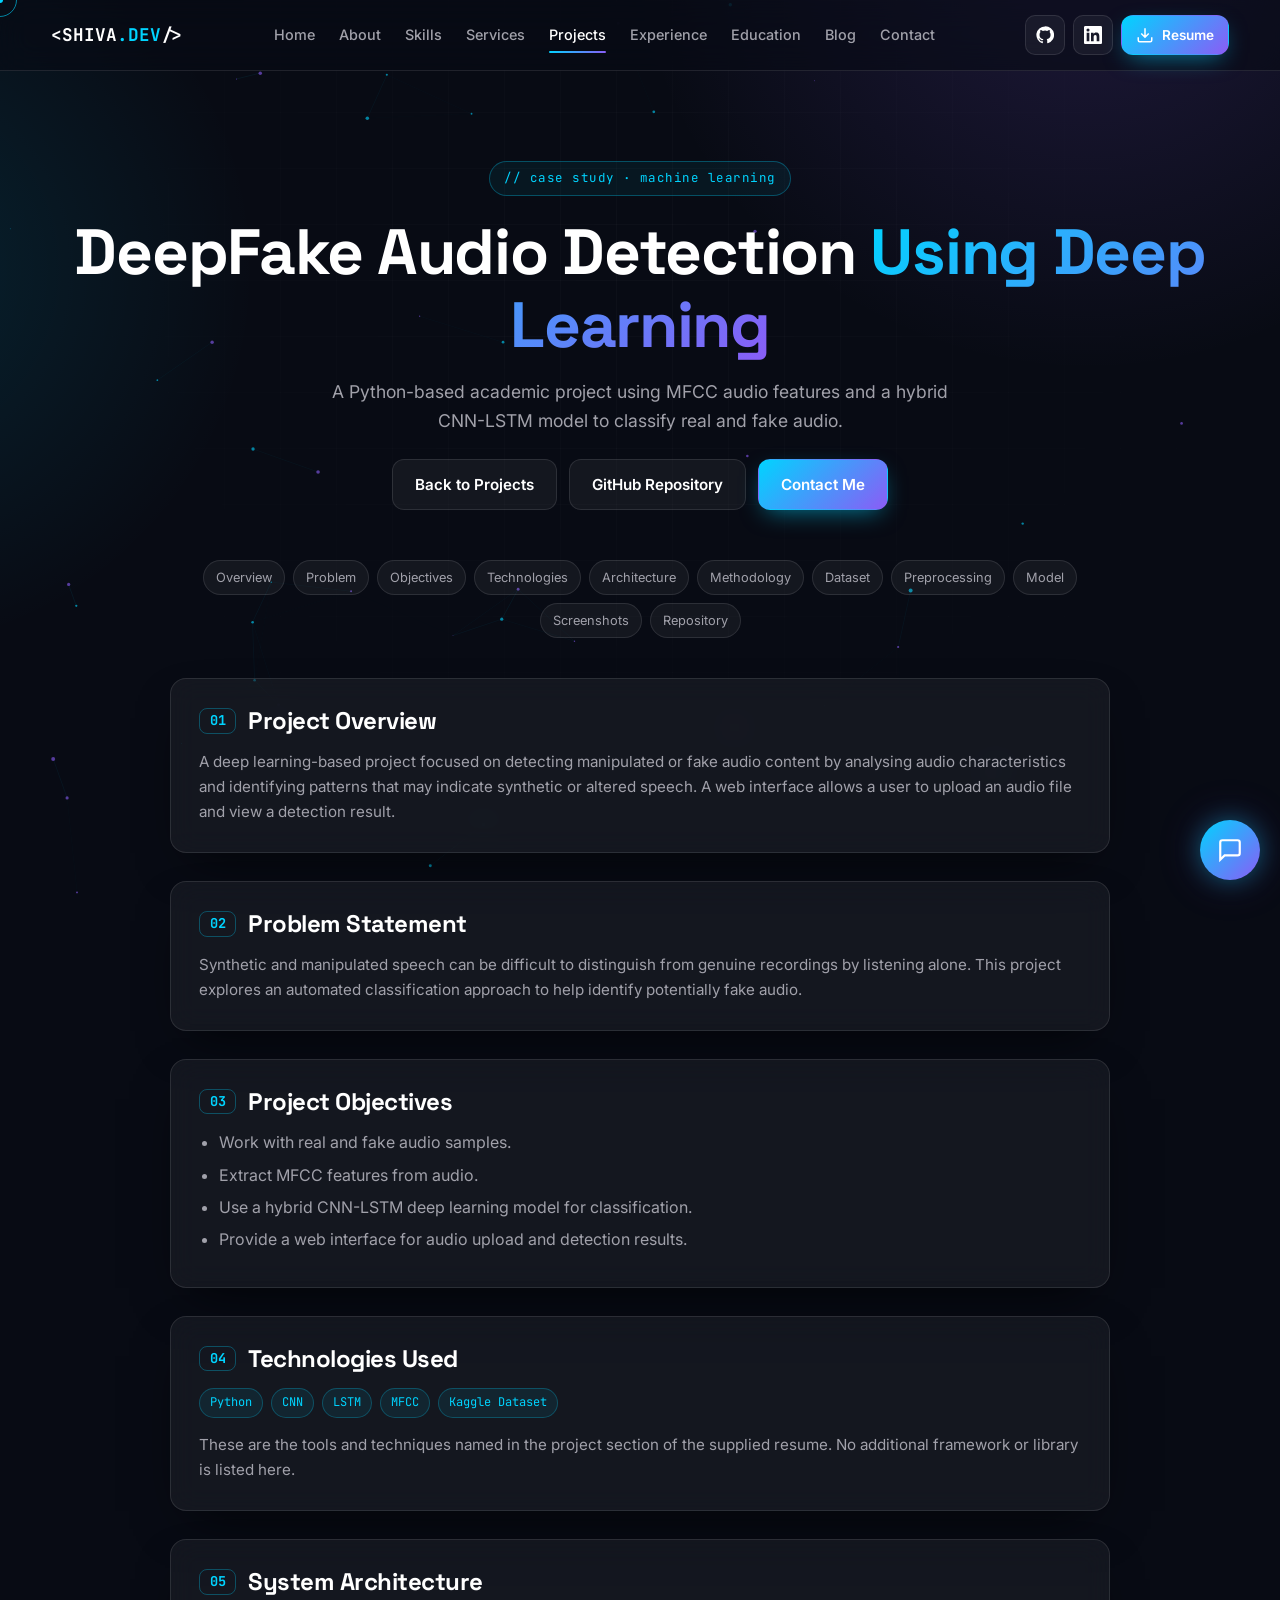
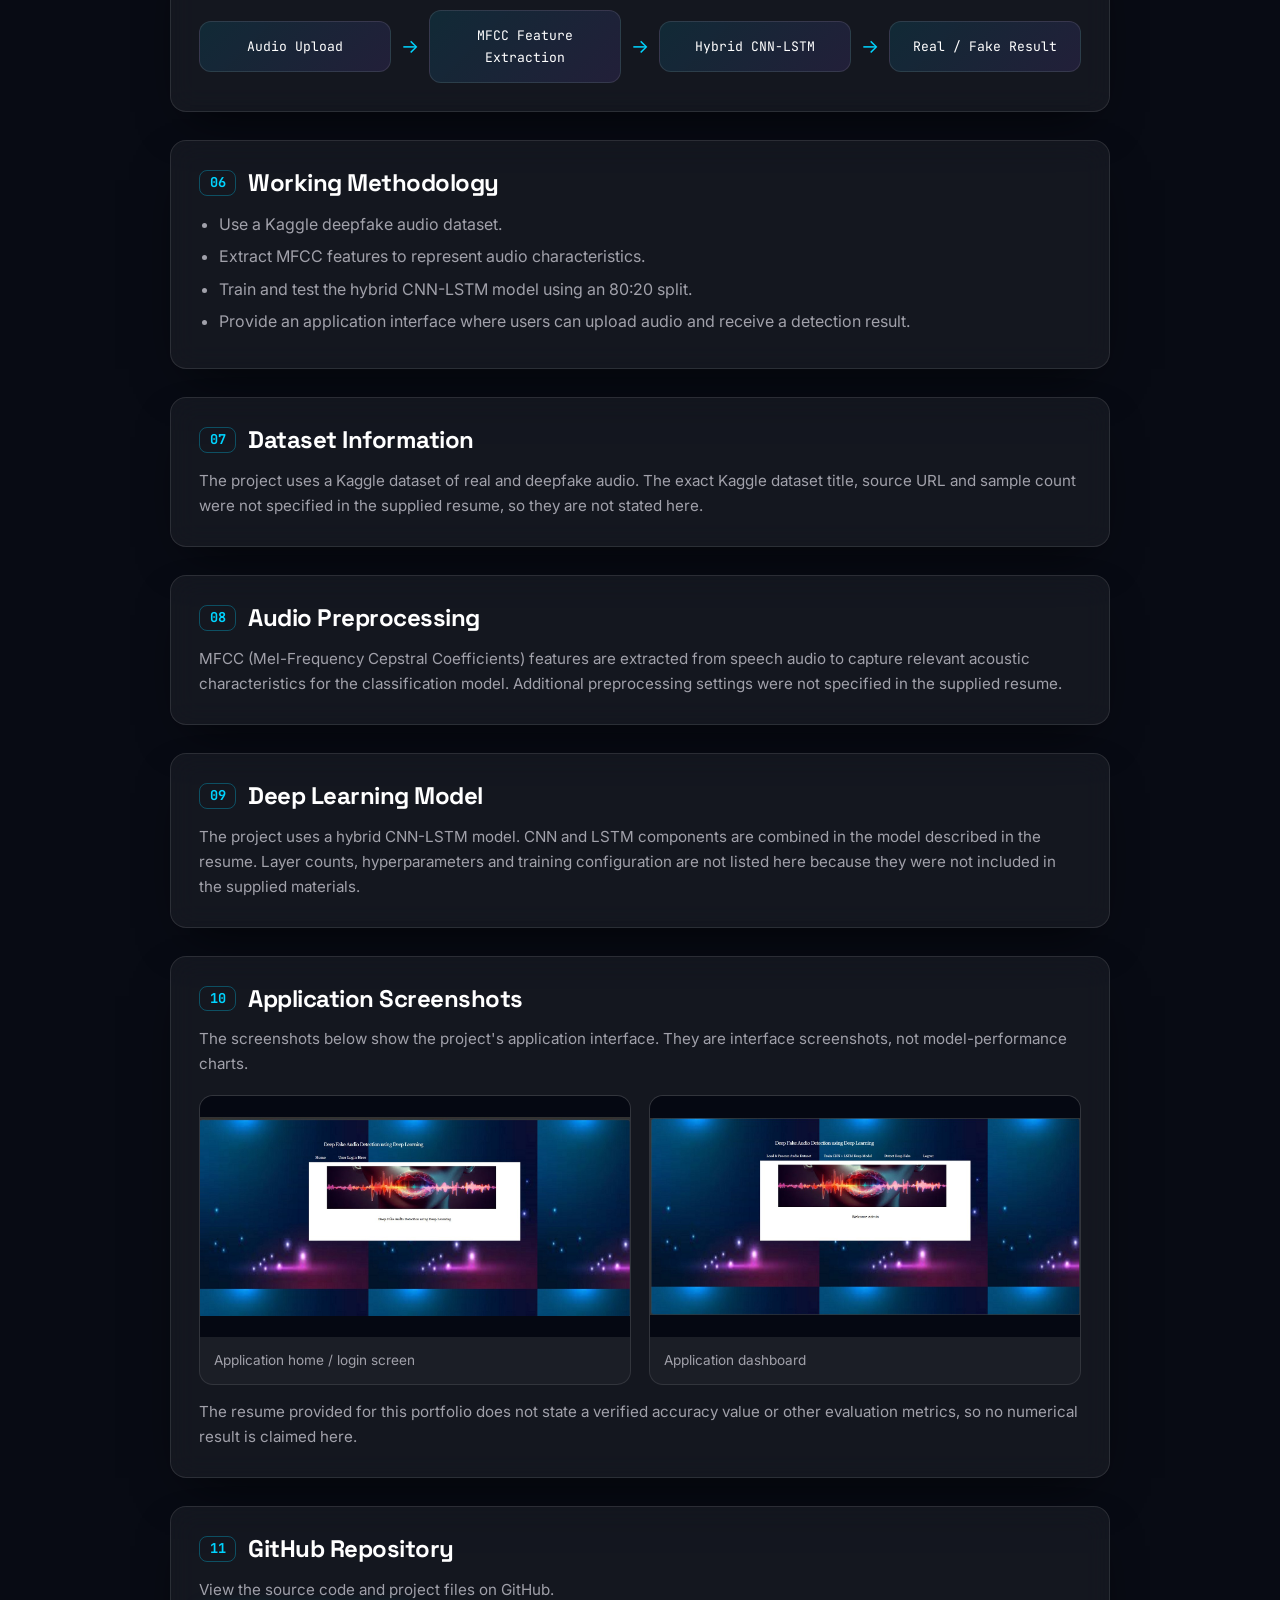
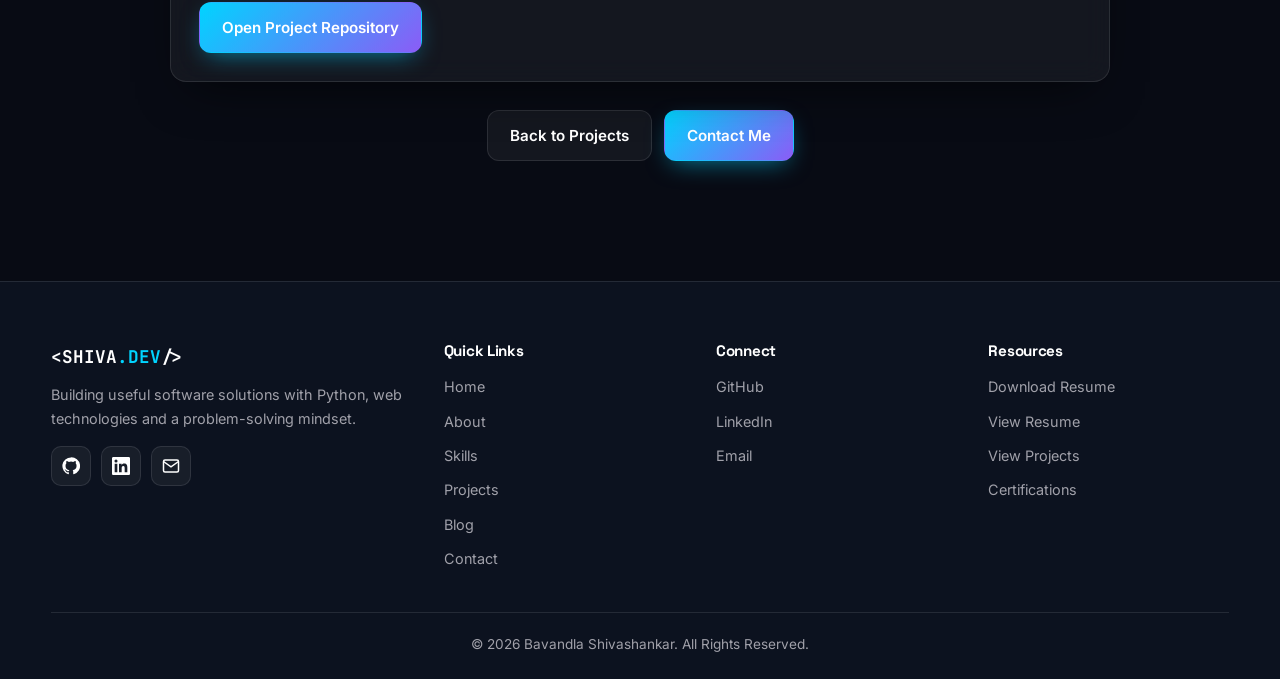
<file: public/portfolio/project-deepfake-audio.html>
<!DOCTYPE html>
<html lang="en">
<head>
<meta charset="UTF-8"><meta name="viewport" content="width=device-width, initial-scale=1">
<title>DeepFake Audio Detection | Bavandla Shivashankar</title>
<meta name="description" content="Case study: DeepFake Audio Detection Using Deep Learning by Bavandla Shivashankar.">
<meta name="author" content="Bavandla Shivashankar">
<meta property="og:title" content="DeepFake Audio Detection | Bavandla Shivashankar"><meta property="og:description" content="Case study: DeepFake Audio Detection Using Deep Learning by Bavandla Shivashankar.">
<meta property="og:type" content="website"><meta name="twitter:card" content="summary">
<meta name="theme-color" content="#080B14">
<link rel="icon" href="assets/icons/favicon.svg" type="image/svg+xml">
<link rel="preconnect" href="https://fonts.googleapis.com"><link rel="preconnect" href="https://fonts.gstatic.com" crossorigin>
<link rel="stylesheet" href="https://fonts.googleapis.com/css2?family=Inter:wght@400;500;600&family=JetBrains+Mono:wght@400;500;700&family=Space+Grotesk:wght@500;600;700&display=swap">
<link rel="stylesheet" href="css/style.css"><link rel="stylesheet" href="css/animations.css"><link rel="stylesheet" href="css/responsive.css">
</head>
<body>
<a class="skip" href="#main">Skip to content</a>
<div class="loader" aria-hidden="true"><div style="text-align:center"><div class="lg">&lt;SHIVA<span>.DEV</span>/&gt;</div><div class="bar"></div></div></div>
<canvas id="particles" aria-hidden="true"></canvas>
<header class="nav"><nav class="container nav-inner" aria-label="Main">
<a class="logo" href="index.html" aria-label="Shiva.dev home">&lt;SHIVA<span>.DEV</span>/&gt;</a>
<ul class="nav-links" id="nav-links"><li><a href="index.html">Home</a></li><li><a href="about.html">About</a></li><li><a href="skills.html">Skills</a></li><li><a href="services.html">Services</a></li><li><a href="projects.html">Projects</a></li><li><a href="experience.html">Experience</a></li><li><a href="education.html">Education</a></li><li><a href="blog.html">Blog</a></li><li><a href="contact.html">Contact</a></li></ul>
<div class="nav-actions">
<a class="icon-btn social" data-config="githubUrl" aria-label="GitHub profile"><svg viewBox="0 0 24 24" fill="currentColor" aria-hidden="true"><path d="M12 .5a11.5 11.5 0 0 0-3.64 22.41c.58.1.79-.25.79-.56v-2c-3.2.7-3.88-1.37-3.88-1.37-.53-1.33-1.28-1.69-1.28-1.69-1.05-.72.08-.7.08-.7 1.16.08 1.77 1.19 1.77 1.19 1.03 1.77 2.7 1.26 3.36.96.1-.75.4-1.26.73-1.55-2.55-.29-5.24-1.28-5.24-5.68 0-1.26.45-2.28 1.19-3.09-.12-.29-.52-1.46.11-3.05 0 0 .97-.31 3.17 1.18a11 11 0 0 1 5.78 0c2.2-1.49 3.17-1.18 3.17-1.18.63 1.59.23 2.76.11 3.05.74.81 1.19 1.83 1.19 3.09 0 4.41-2.69 5.38-5.25 5.67.41.36.78 1.06.78 2.14v3.17c0 .31.21.67.8.56A11.5 11.5 0 0 0 12 .5Z"/></svg></a>
<a class="icon-btn social" data-config="linkedinUrl" aria-label="LinkedIn profile"><svg viewBox="0 0 24 24" fill="currentColor" aria-hidden="true"><path d="M20.45 20.45h-3.56v-5.57c0-1.33-.02-3.04-1.85-3.04-1.86 0-2.14 1.45-2.14 2.94v5.67H9.35V9h3.41v1.56h.05c.48-.9 1.64-1.85 3.37-1.85 3.6 0 4.27 2.37 4.27 5.46v6.28ZM5.34 7.43a2.06 2.06 0 1 1 0-4.13 2.06 2.06 0 0 1 0 4.13ZM7.12 20.45H3.56V9h3.56v11.45ZM22.22 0H1.77C.79 0 0 .77 0 1.73v20.54C0 23.23.79 24 1.77 24h20.45c.98 0 1.78-.77 1.78-1.73V1.73C24 .77 23.2 0 22.22 0Z"/></svg></a>
<a class="btn btn-primary btn-sm resume-btn" href="assets/resume/Bavandla-Shivashankar-Resume.pdf" download="Bavandla-Shivashankar-Resume.pdf"><svg viewBox="0 0 24 24" fill="none" stroke="currentColor" stroke-width="2" aria-hidden="true"><path d="M21 15v4a2 2 0 0 1-2 2H5a2 2 0 0 1-2-2v-4M7 10l5 5 5-5M12 15V3"/></svg><span class="lbl">Resume</span></a>
<button class="icon-btn hamburger" aria-label="Toggle menu" aria-expanded="false" aria-controls="nav-links"><span></span></button>
</div></nav></header>
<main id="main">
<section class="page-hero"><div class="container"><span class="eyebrow">// case study · machine learning</span><h1>DeepFake Audio Detection <span class="grad-text">Using Deep Learning</span></h1><p>A Python-based academic project using MFCC audio features and a hybrid CNN-LSTM model to classify real and fake audio.</p><div class="btn-row" style="justify-content:center;margin-top:24px"><a class="btn btn-ghost" href="projects.html">Back to Projects</a><a class="btn btn-ghost" href="https://github.com/shivashankar-bavandla/Deep-Fake-Audio-Detection" target="_blank" rel="noopener noreferrer">GitHub Repository</a><a class="btn btn-primary" href="contact.html">Contact Me</a></div></div></section>
<section style="padding-top:10px"><div class="container" style="max-width:940px">
<nav class="detail-nav" aria-label="Sections"><a href="#overview">Overview</a><a href="#problem">Problem</a><a href="#objectives">Objectives</a><a href="#tech">Technologies</a><a href="#architecture">Architecture</a><a href="#method">Methodology</a><a href="#dataset">Dataset</a><a href="#preprocessing">Preprocessing</a><a href="#model">Model</a><a href="#results">Screenshots</a><a href="#repo">Repository</a></nav>
<article class="glass card detail-sec reveal" id="overview"><h2><span class="num">01</span>Project Overview</h2><p>A deep learning-based project focused on detecting manipulated or fake audio content by analysing audio characteristics and identifying patterns that may indicate synthetic or altered speech. A web interface allows a user to upload an audio file and view a detection result.</p></article>
<article class="glass card detail-sec reveal" id="problem"><h2><span class="num">02</span>Problem Statement</h2><p>Synthetic and manipulated speech can be difficult to distinguish from genuine recordings by listening alone. This project explores an automated classification approach to help identify potentially fake audio.</p></article>
<article class="glass card detail-sec reveal" id="objectives"><h2><span class="num">03</span>Project Objectives</h2><ul><li>Work with real and fake audio samples.</li><li>Extract MFCC features from audio.</li><li>Use a hybrid CNN-LSTM deep learning model for classification.</li><li>Provide a web interface for audio upload and detection results.</li></ul></article>
<article class="glass card detail-sec reveal" id="tech"><h2><span class="num">04</span>Technologies Used</h2><div class="tags"><span class="tag">Python</span><span class="tag">CNN</span><span class="tag">LSTM</span><span class="tag">MFCC</span><span class="tag">Kaggle Dataset</span></div><p style="margin-top:14px">These are the tools and techniques named in the project section of the supplied resume. No additional framework or library is listed here.</p></article>
<article class="glass card detail-sec reveal" id="architecture"><h2><span class="num">05</span>System Architecture</h2><div class="flow"><div class="step">Audio Upload</div><span class="arrow">→</span><div class="step">MFCC Feature Extraction</div><span class="arrow">→</span><div class="step">Hybrid CNN-LSTM</div><span class="arrow">→</span><div class="step">Real / Fake Result</div></div></article>
<article class="glass card detail-sec reveal" id="method"><h2><span class="num">06</span>Working Methodology</h2><ul><li>Use a Kaggle deepfake audio dataset.</li><li>Extract MFCC features to represent audio characteristics.</li><li>Train and test the hybrid CNN-LSTM model using an 80:20 split.</li><li>Provide an application interface where users can upload audio and receive a detection result.</li></ul></article>
<article class="glass card detail-sec reveal" id="dataset"><h2><span class="num">07</span>Dataset Information</h2><p>The project uses a Kaggle dataset of real and deepfake audio. The exact Kaggle dataset title, source URL and sample count were not specified in the supplied resume, so they are not stated here.</p></article>
<article class="glass card detail-sec reveal" id="preprocessing"><h2><span class="num">08</span>Audio Preprocessing</h2><p>MFCC (Mel-Frequency Cepstral Coefficients) features are extracted from speech audio to capture relevant acoustic characteristics for the classification model. Additional preprocessing settings were not specified in the supplied resume.</p></article>
<article class="glass card detail-sec reveal" id="model"><h2><span class="num">09</span>Deep Learning Model</h2><p>The project uses a hybrid CNN-LSTM model. CNN and LSTM components are combined in the model described in the resume. Layer counts, hyperparameters and training configuration are not listed here because they were not included in the supplied materials.</p></article>
<article class="glass card detail-sec reveal" id="results"><h2><span class="num">10</span>Application Screenshots</h2><p>The screenshots below show the project's application interface. They are interface screenshots, not model-performance charts.</p><div class="project-gallery"><figure><img src="assets/images/deepfake-login.jpg" alt="DeepFake Audio Detection application home and login page" loading="lazy"><figcaption>Application home / login screen</figcaption></figure><figure><img src="assets/images/deepfake-dashboard.jpg" alt="DeepFake Audio Detection application dashboard after login" loading="lazy"><figcaption>Application dashboard</figcaption></figure></div><p class="small-note">The resume provided for this portfolio does not state a verified accuracy value or other evaluation metrics, so no numerical result is claimed here.</p></article>
<article class="glass card detail-sec reveal" id="repo"><h2><span class="num">11</span>GitHub Repository</h2><p>View the source code and project files on GitHub.</p><a class="btn btn-primary" href="https://github.com/shivashankar-bavandla/Deep-Fake-Audio-Detection" target="_blank" rel="noopener noreferrer">Open Project Repository</a></article>
<div class="btn-row" style="justify-content:center;margin-top:20px"><a class="btn btn-ghost" href="projects.html">Back to Projects</a><a class="btn btn-primary" href="contact.html">Contact Me</a></div>
</div></section>
</main>
<footer class="footer"><div class="container">
<div class="foot-grid">
<div><a class="logo" href="index.html">&lt;SHIVA<span>.DEV</span>/&gt;</a><p style="margin-top:12px">Building useful software solutions with Python, web technologies and a problem-solving mindset.</p>
<div class="socials"><a class="icon-btn" data-config="githubUrl" aria-label="GitHub"><svg viewBox="0 0 24 24" fill="currentColor" aria-hidden="true"><path d="M12 .5a11.5 11.5 0 0 0-3.64 22.41c.58.1.79-.25.79-.56v-2c-3.2.7-3.88-1.37-3.88-1.37-.53-1.33-1.28-1.69-1.28-1.69-1.05-.72.08-.7.08-.7 1.16.08 1.77 1.19 1.77 1.19 1.03 1.77 2.7 1.26 3.36.96.1-.75.4-1.26.73-1.55-2.55-.29-5.24-1.28-5.24-5.68 0-1.26.45-2.28 1.19-3.09-.12-.29-.52-1.46.11-3.05 0 0 .97-.31 3.17 1.18a11 11 0 0 1 5.78 0c2.2-1.49 3.17-1.18 3.17-1.18.63 1.59.23 2.76.11 3.05.74.81 1.19 1.83 1.19 3.09 0 4.41-2.69 5.38-5.25 5.67.41.36.78 1.06.78 2.14v3.17c0 .31.21.67.8.56A11.5 11.5 0 0 0 12 .5Z"/></svg></a><a class="icon-btn" data-config="linkedinUrl" aria-label="LinkedIn"><svg viewBox="0 0 24 24" fill="currentColor" aria-hidden="true"><path d="M20.45 20.45h-3.56v-5.57c0-1.33-.02-3.04-1.85-3.04-1.86 0-2.14 1.45-2.14 2.94v5.67H9.35V9h3.41v1.56h.05c.48-.9 1.64-1.85 3.37-1.85 3.6 0 4.27 2.37 4.27 5.46v6.28ZM5.34 7.43a2.06 2.06 0 1 1 0-4.13 2.06 2.06 0 0 1 0 4.13ZM7.12 20.45H3.56V9h3.56v11.45ZM22.22 0H1.77C.79 0 0 .77 0 1.73v20.54C0 23.23.79 24 1.77 24h20.45c.98 0 1.78-.77 1.78-1.73V1.73C24 .77 23.2 0 22.22 0Z"/></svg></a><a class="icon-btn" data-config="email" aria-label="Email"><svg viewBox="0 0 24 24" fill="none" stroke="currentColor" stroke-width="2" aria-hidden="true"><rect x="2" y="4" width="20" height="16" rx="2"/><path d="m22 6-10 7L2 6"/></svg></a></div></div>
<div><h4>Quick Links</h4><ul><li><a href="index.html">Home</a></li><li><a href="about.html">About</a></li><li><a href="skills.html">Skills</a></li><li><a href="projects.html">Projects</a></li><li><a href="blog.html">Blog</a></li><li><a href="contact.html">Contact</a></li></ul></div>
<div><h4>Connect</h4><ul><li><a data-config="githubUrl">GitHub</a></li><li><a data-config="linkedinUrl">LinkedIn</a></li><li><a data-config="email">Email</a></li></ul></div>
<div><h4>Resources</h4><ul><li><a href="assets/resume/Bavandla-Shivashankar-Resume.pdf" download="Bavandla-Shivashankar-Resume.pdf">Download Resume</a></li><li><a href="assets/resume/Bavandla-Shivashankar-Resume.pdf" target="_blank" rel="noopener">View Resume</a></li><li><a href="projects.html">View Projects</a></li><li><a href="certifications.html">Certifications</a></li></ul></div>
</div>
<div class="foot-bottom">© 2026 Bavandla Shivashankar. All Rights Reserved.</div>
</div></footer>
<button class="icon-btn to-top" aria-label="Back to top"><svg viewBox="0 0 24 24" fill="none" stroke="currentColor" stroke-width="2" aria-hidden="true"><path d="M12 19V5M5 12l7-7 7 7"/></svg></button>
<script src="js/main.js"></script><script src="js/navigation.js"></script><script src="js/animations.js"></script><script src="js/chatbot.js"></script>
</body></html>
</file>
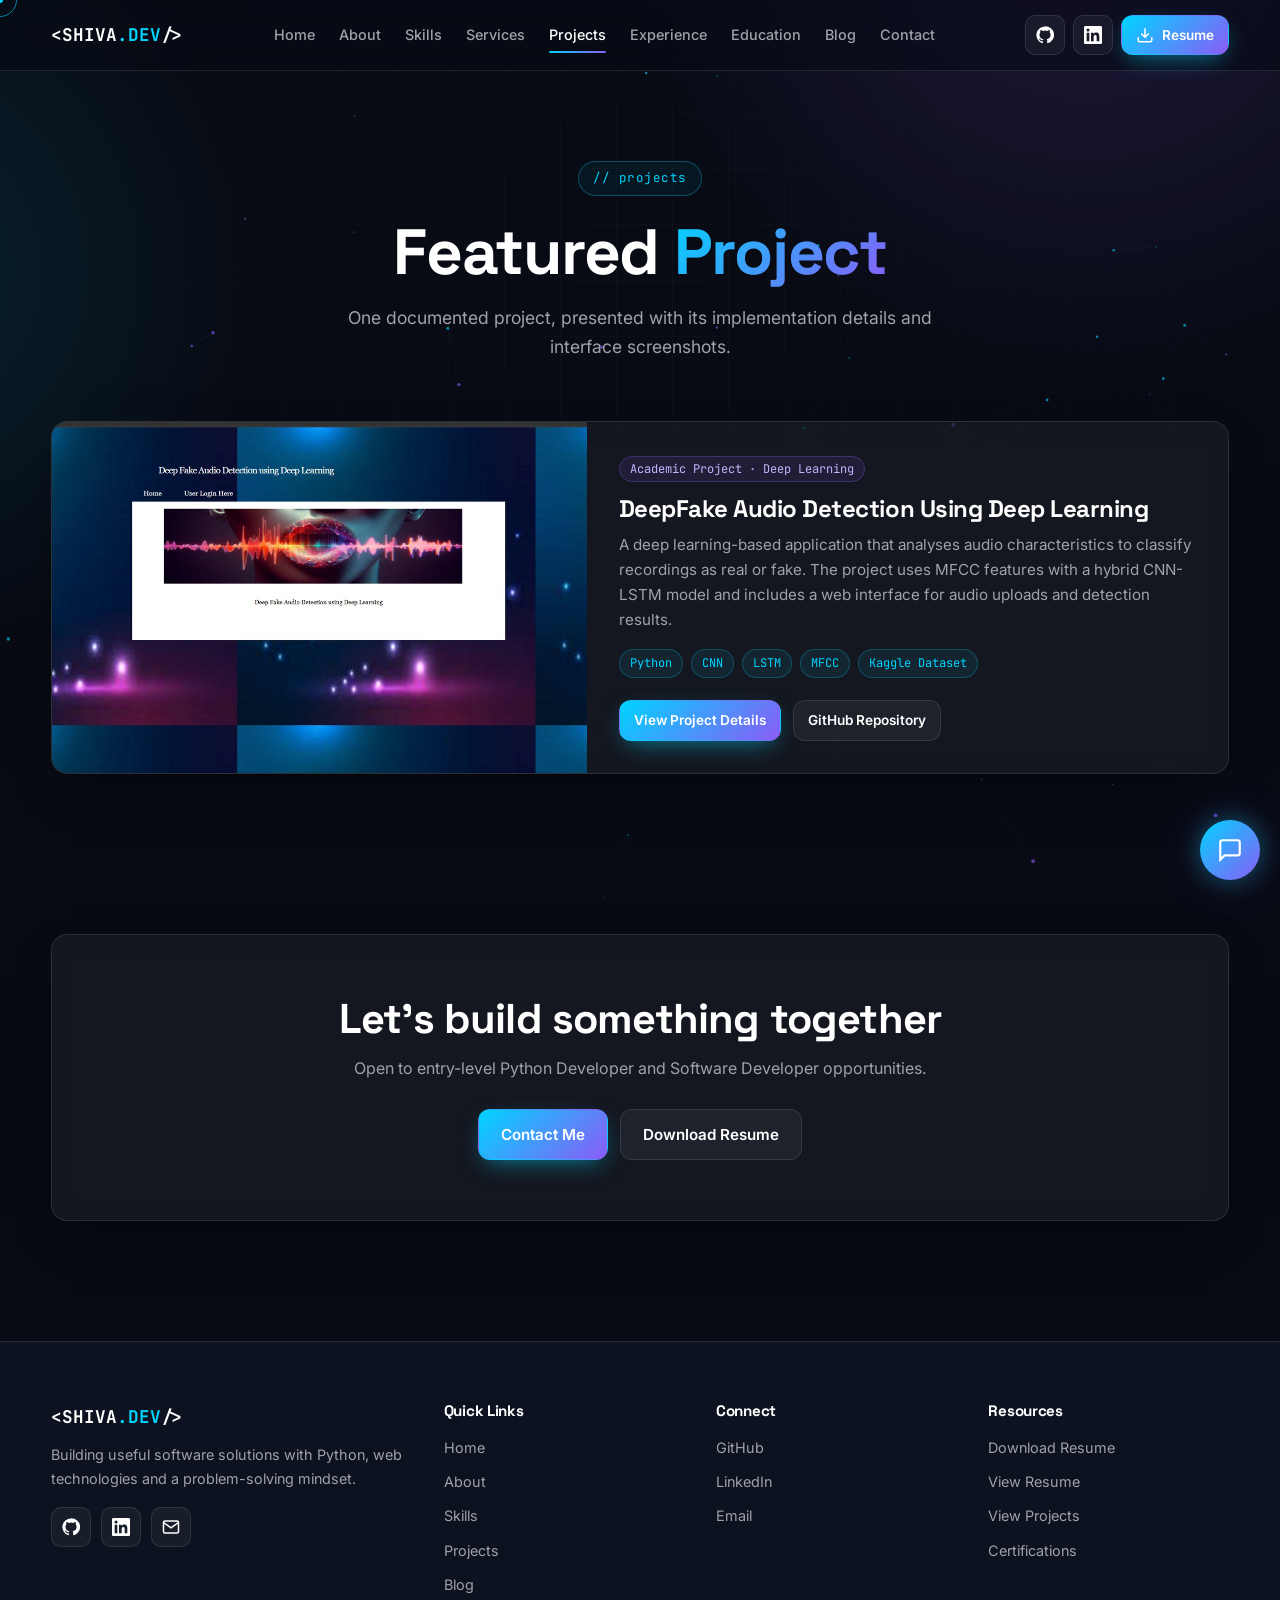
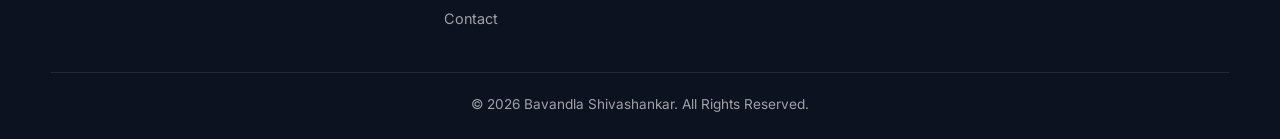
<file: public/portfolio/projects.html>
<!DOCTYPE html>
<html lang="en">
<head>
<meta charset="UTF-8"><meta name="viewport" content="width=device-width, initial-scale=1">
<title>Projects | Bavandla Shivashankar</title>
<meta name="description" content="Projects by Bavandla Shivashankar, including DeepFake Audio Detection Using Deep Learning.">
<meta name="author" content="Bavandla Shivashankar">
<meta property="og:title" content="Projects | Bavandla Shivashankar"><meta property="og:description" content="Projects by Bavandla Shivashankar, including DeepFake Audio Detection Using Deep Learning.">
<meta property="og:type" content="website"><meta name="twitter:card" content="summary">
<meta name="theme-color" content="#080B14">
<link rel="icon" href="assets/icons/favicon.svg" type="image/svg+xml">
<link rel="preconnect" href="https://fonts.googleapis.com"><link rel="preconnect" href="https://fonts.gstatic.com" crossorigin>
<link rel="stylesheet" href="https://fonts.googleapis.com/css2?family=Inter:wght@400;500;600&family=JetBrains+Mono:wght@400;500;700&family=Space+Grotesk:wght@500;600;700&display=swap">
<link rel="stylesheet" href="css/style.css"><link rel="stylesheet" href="css/animations.css"><link rel="stylesheet" href="css/responsive.css">
</head>
<body>
<a class="skip" href="#main">Skip to content</a>
<div class="loader" aria-hidden="true"><div style="text-align:center"><div class="lg">&lt;SHIVA<span>.DEV</span>/&gt;</div><div class="bar"></div></div></div>
<canvas id="particles" aria-hidden="true"></canvas>
<header class="nav"><nav class="container nav-inner" aria-label="Main">
<a class="logo" href="index.html" aria-label="Shiva.dev home">&lt;SHIVA<span>.DEV</span>/&gt;</a>
<ul class="nav-links" id="nav-links"><li><a href="index.html">Home</a></li><li><a href="about.html">About</a></li><li><a href="skills.html">Skills</a></li><li><a href="services.html">Services</a></li><li><a href="projects.html">Projects</a></li><li><a href="experience.html">Experience</a></li><li><a href="education.html">Education</a></li><li><a href="blog.html">Blog</a></li><li><a href="contact.html">Contact</a></li></ul>
<div class="nav-actions">
<a class="icon-btn social" data-config="githubUrl" aria-label="GitHub profile"><svg viewBox="0 0 24 24" fill="currentColor" aria-hidden="true"><path d="M12 .5a11.5 11.5 0 0 0-3.64 22.41c.58.1.79-.25.79-.56v-2c-3.2.7-3.88-1.37-3.88-1.37-.53-1.33-1.28-1.69-1.28-1.69-1.05-.72.08-.7.08-.7 1.16.08 1.77 1.19 1.77 1.19 1.03 1.77 2.7 1.26 3.36.96.1-.75.4-1.26.73-1.55-2.55-.29-5.24-1.28-5.24-5.68 0-1.26.45-2.28 1.19-3.09-.12-.29-.52-1.46.11-3.05 0 0 .97-.31 3.17 1.18a11 11 0 0 1 5.78 0c2.2-1.49 3.17-1.18 3.17-1.18.63 1.59.23 2.76.11 3.05.74.81 1.19 1.83 1.19 3.09 0 4.41-2.69 5.38-5.25 5.67.41.36.78 1.06.78 2.14v3.17c0 .31.21.67.8.56A11.5 11.5 0 0 0 12 .5Z"/></svg></a>
<a class="icon-btn social" data-config="linkedinUrl" aria-label="LinkedIn profile"><svg viewBox="0 0 24 24" fill="currentColor" aria-hidden="true"><path d="M20.45 20.45h-3.56v-5.57c0-1.33-.02-3.04-1.85-3.04-1.86 0-2.14 1.45-2.14 2.94v5.67H9.35V9h3.41v1.56h.05c.48-.9 1.64-1.85 3.37-1.85 3.6 0 4.27 2.37 4.27 5.46v6.28ZM5.34 7.43a2.06 2.06 0 1 1 0-4.13 2.06 2.06 0 0 1 0 4.13ZM7.12 20.45H3.56V9h3.56v11.45ZM22.22 0H1.77C.79 0 0 .77 0 1.73v20.54C0 23.23.79 24 1.77 24h20.45c.98 0 1.78-.77 1.78-1.73V1.73C24 .77 23.2 0 22.22 0Z"/></svg></a>
<a class="btn btn-primary btn-sm resume-btn" href="assets/resume/Bavandla-Shivashankar-Resume.pdf" download="Bavandla-Shivashankar-Resume.pdf"><svg viewBox="0 0 24 24" fill="none" stroke="currentColor" stroke-width="2" aria-hidden="true"><path d="M21 15v4a2 2 0 0 1-2 2H5a2 2 0 0 1-2-2v-4M7 10l5 5 5-5M12 15V3"/></svg><span class="lbl">Resume</span></a>
<button class="icon-btn hamburger" aria-label="Toggle menu" aria-expanded="false" aria-controls="nav-links"><span></span></button>
</div></nav></header>
<main id="main">
<section class="page-hero"><div class="container"><span class="eyebrow">// projects</span><h1>Featured <span class="grad-text">Project</span></h1><p>One documented project, presented with its implementation details and interface screenshots.</p></div></section>
<section style="padding-top:20px"><div class="container">
<article class="glass card feature-project project-item reveal" data-category="python ml" data-tilt>
<div class="proj-visual project-card-shot"><img src="assets/images/deepfake-login.jpg" alt="Login and home screen of the DeepFake Audio Detection web application" loading="lazy"></div>
<div class="proj-body"><span class="tag p">Academic Project · Deep Learning</span><h3 style="margin-top:14px">DeepFake Audio Detection Using Deep Learning</h3><p>A deep learning-based application that analyses audio characteristics to classify recordings as real or fake. The project uses MFCC features with a hybrid CNN-LSTM model and includes a web interface for audio uploads and detection results.</p><div class="tags"><span class="tag">Python</span><span class="tag">CNN</span><span class="tag">LSTM</span><span class="tag">MFCC</span><span class="tag">Kaggle Dataset</span></div><div class="btn-row" style="margin-top:22px"><a class="btn btn-primary btn-sm" href="project-deepfake-audio.html">View Project Details</a><a class="btn btn-ghost btn-sm" href="https://github.com/shivashankar-bavandla/Deep-Fake-Audio-Detection" target="_blank" rel="noopener noreferrer">GitHub Repository</a></div></div>
</article>
</div></section>
<section><div class="container"><div class="glass cta reveal"><h2>Let's build something together</h2><p>Open to entry-level Python Developer and Software Developer opportunities.</p><div class="btn-row"><a class="btn btn-primary" href="contact.html">Contact Me</a><a class="btn btn-ghost" href="assets/resume/Bavandla-Shivashankar-Resume.pdf" download="Bavandla-Shivashankar-Resume.pdf">Download Resume</a></div></div></div></section>
</main>
<footer class="footer"><div class="container">
<div class="foot-grid">
<div><a class="logo" href="index.html">&lt;SHIVA<span>.DEV</span>/&gt;</a><p style="margin-top:12px">Building useful software solutions with Python, web technologies and a problem-solving mindset.</p>
<div class="socials"><a class="icon-btn" data-config="githubUrl" aria-label="GitHub"><svg viewBox="0 0 24 24" fill="currentColor" aria-hidden="true"><path d="M12 .5a11.5 11.5 0 0 0-3.64 22.41c.58.1.79-.25.79-.56v-2c-3.2.7-3.88-1.37-3.88-1.37-.53-1.33-1.28-1.69-1.28-1.69-1.05-.72.08-.7.08-.7 1.16.08 1.77 1.19 1.77 1.19 1.03 1.77 2.7 1.26 3.36.96.1-.75.4-1.26.73-1.55-2.55-.29-5.24-1.28-5.24-5.68 0-1.26.45-2.28 1.19-3.09-.12-.29-.52-1.46.11-3.05 0 0 .97-.31 3.17 1.18a11 11 0 0 1 5.78 0c2.2-1.49 3.17-1.18 3.17-1.18.63 1.59.23 2.76.11 3.05.74.81 1.19 1.83 1.19 3.09 0 4.41-2.69 5.38-5.25 5.67.41.36.78 1.06.78 2.14v3.17c0 .31.21.67.8.56A11.5 11.5 0 0 0 12 .5Z"/></svg></a><a class="icon-btn" data-config="linkedinUrl" aria-label="LinkedIn"><svg viewBox="0 0 24 24" fill="currentColor" aria-hidden="true"><path d="M20.45 20.45h-3.56v-5.57c0-1.33-.02-3.04-1.85-3.04-1.86 0-2.14 1.45-2.14 2.94v5.67H9.35V9h3.41v1.56h.05c.48-.9 1.64-1.85 3.37-1.85 3.6 0 4.27 2.37 4.27 5.46v6.28ZM5.34 7.43a2.06 2.06 0 1 1 0-4.13 2.06 2.06 0 0 1 0 4.13ZM7.12 20.45H3.56V9h3.56v11.45ZM22.22 0H1.77C.79 0 0 .77 0 1.73v20.54C0 23.23.79 24 1.77 24h20.45c.98 0 1.78-.77 1.78-1.73V1.73C24 .77 23.2 0 22.22 0Z"/></svg></a><a class="icon-btn" data-config="email" aria-label="Email"><svg viewBox="0 0 24 24" fill="none" stroke="currentColor" stroke-width="2" aria-hidden="true"><rect x="2" y="4" width="20" height="16" rx="2"/><path d="m22 6-10 7L2 6"/></svg></a></div></div>
<div><h4>Quick Links</h4><ul><li><a href="index.html">Home</a></li><li><a href="about.html">About</a></li><li><a href="skills.html">Skills</a></li><li><a href="projects.html">Projects</a></li><li><a href="blog.html">Blog</a></li><li><a href="contact.html">Contact</a></li></ul></div>
<div><h4>Connect</h4><ul><li><a data-config="githubUrl">GitHub</a></li><li><a data-config="linkedinUrl">LinkedIn</a></li><li><a data-config="email">Email</a></li></ul></div>
<div><h4>Resources</h4><ul><li><a href="assets/resume/Bavandla-Shivashankar-Resume.pdf" download="Bavandla-Shivashankar-Resume.pdf">Download Resume</a></li><li><a href="assets/resume/Bavandla-Shivashankar-Resume.pdf" target="_blank" rel="noopener">View Resume</a></li><li><a href="projects.html">View Projects</a></li><li><a href="certifications.html">Certifications</a></li></ul></div>
</div>
<div class="foot-bottom">© 2026 Bavandla Shivashankar. All Rights Reserved.</div>
</div></footer>
<button class="icon-btn to-top" aria-label="Back to top"><svg viewBox="0 0 24 24" fill="none" stroke="currentColor" stroke-width="2" aria-hidden="true"><path d="M12 19V5M5 12l7-7 7 7"/></svg></button>
<script src="js/main.js"></script><script src="js/navigation.js"></script><script src="js/animations.js"></script><script src="js/projects.js"></script><script src="js/chatbot.js"></script>
</body></html>
</file>
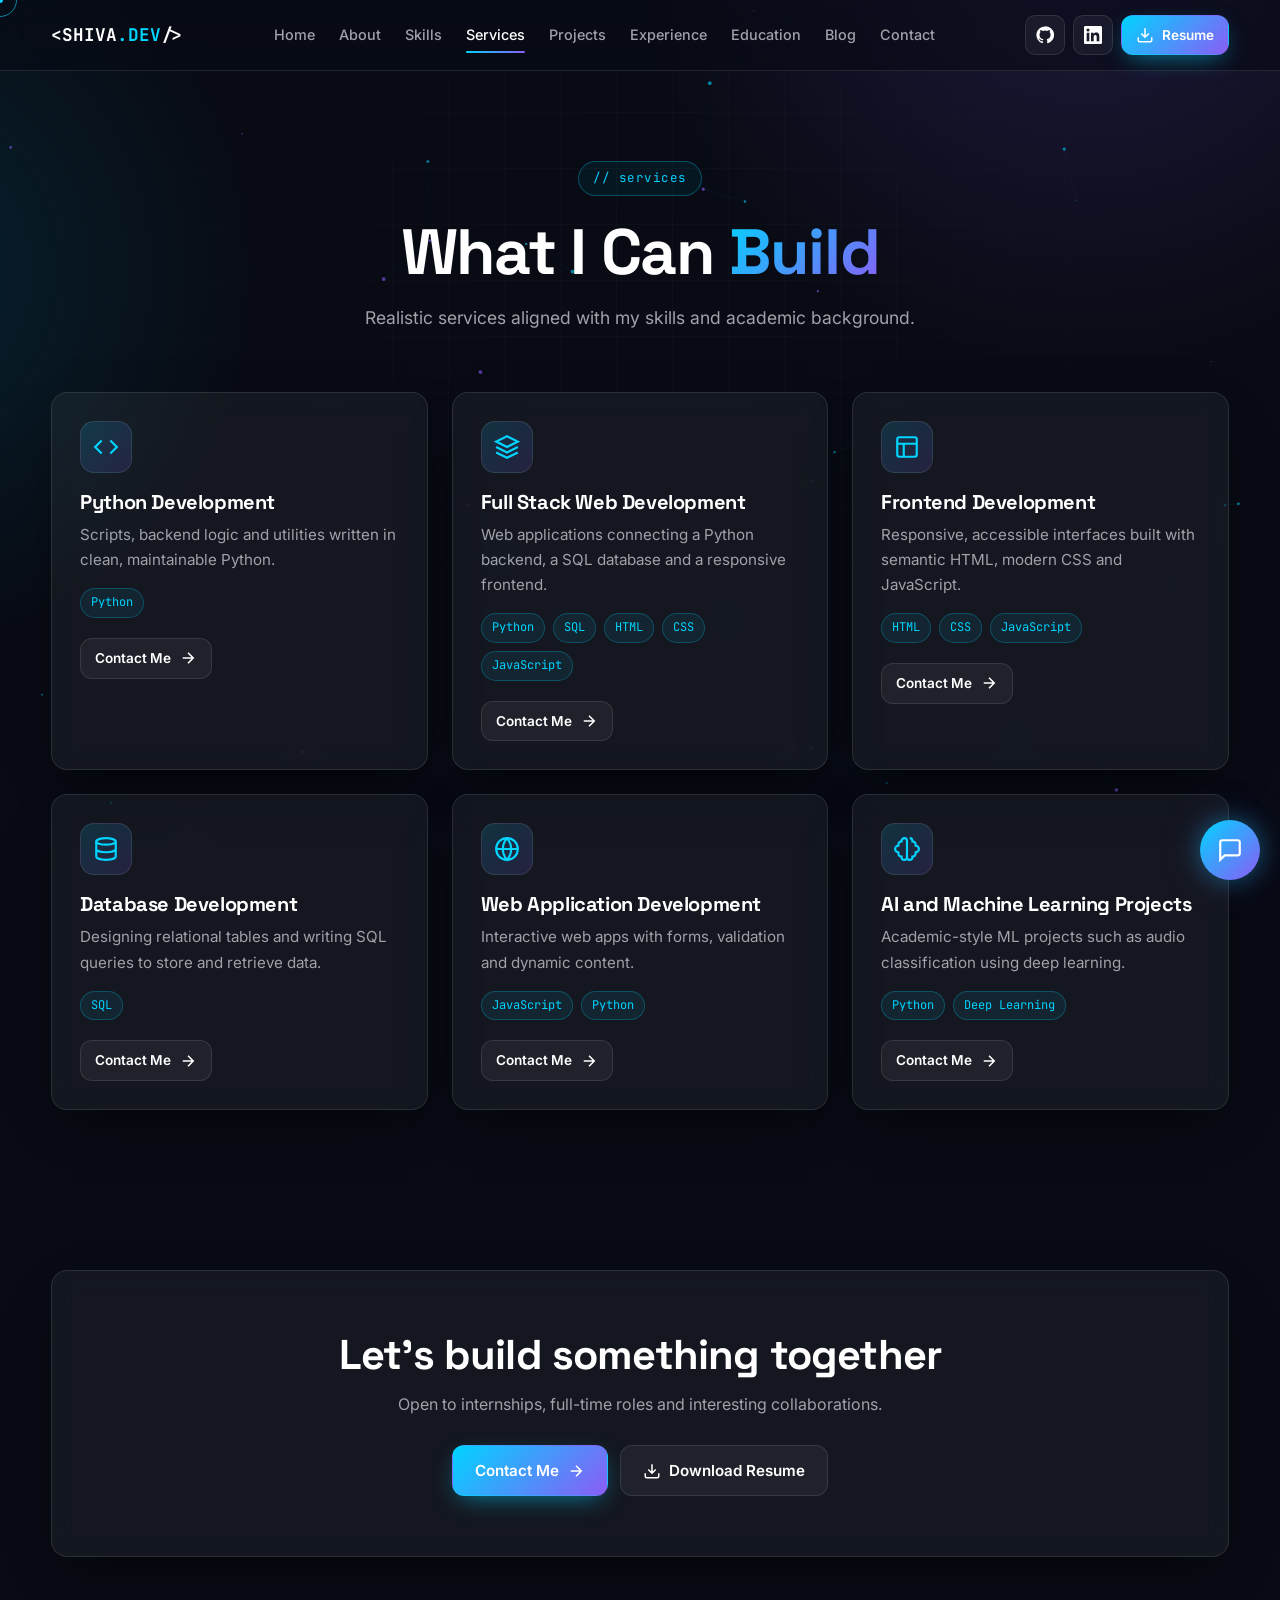
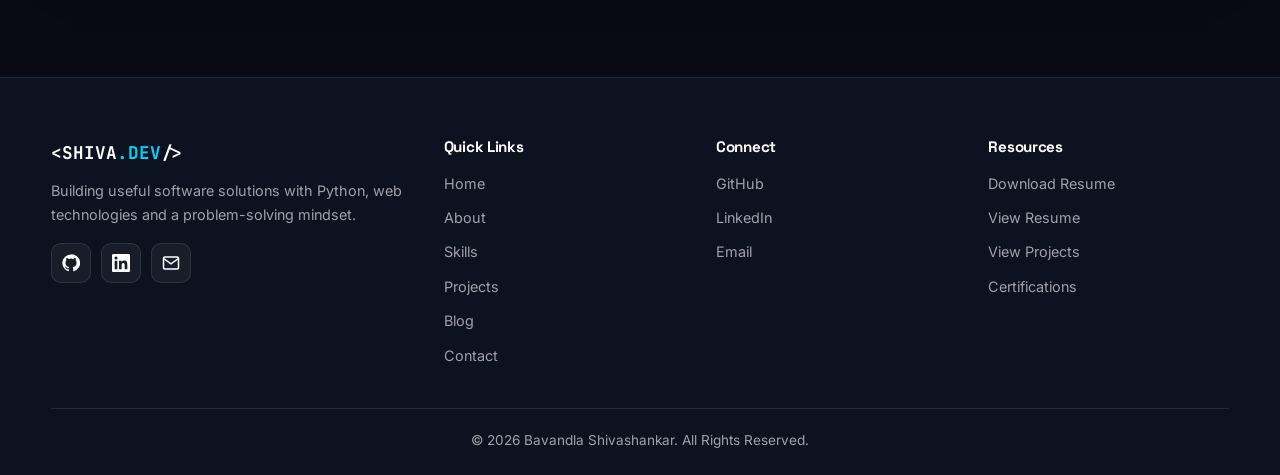
<file: public/portfolio/services.html>
<!DOCTYPE html>
<html lang="en">
<head>
<meta charset="UTF-8"><meta name="viewport" content="width=device-width, initial-scale=1">
<title>Services | Bavandla Shivashankar</title>
<meta name="description" content="Python, full stack, frontend, database and AI/ML project development by Bavandla Shivashankar.">
<meta name="author" content="Bavandla Shivashankar">
<meta property="og:title" content="Services | Bavandla Shivashankar"><meta property="og:description" content="Python, full stack, frontend, database and AI/ML project development by Bavandla Shivashankar.">
<meta property="og:type" content="website"><meta name="twitter:card" content="summary">
<meta name="theme-color" content="#080B14">
<link rel="icon" href="assets/icons/favicon.svg" type="image/svg+xml">
<link rel="preconnect" href="https://fonts.googleapis.com"><link rel="preconnect" href="https://fonts.gstatic.com" crossorigin>
<link rel="stylesheet" href="https://fonts.googleapis.com/css2?family=Inter:wght@400;500;600&family=JetBrains+Mono:wght@400;500;700&family=Space+Grotesk:wght@500;600;700&display=swap">
<link rel="stylesheet" href="css/style.css"><link rel="stylesheet" href="css/animations.css"><link rel="stylesheet" href="css/responsive.css">
</head>
<body>
<a class="skip" href="#main">Skip to content</a>
<div class="loader" aria-hidden="true"><div style="text-align:center"><div class="lg">&lt;SHIVA<span>.DEV</span>/&gt;</div><div class="bar"></div></div></div>
<canvas id="particles" aria-hidden="true"></canvas>
<header class="nav"><nav class="container nav-inner" aria-label="Main">
<a class="logo" href="index.html" aria-label="Shiva.dev home">&lt;SHIVA<span>.DEV</span>/&gt;</a>
<ul class="nav-links" id="nav-links"><li><a href="index.html">Home</a></li><li><a href="about.html">About</a></li><li><a href="skills.html">Skills</a></li><li><a href="services.html">Services</a></li><li><a href="projects.html">Projects</a></li><li><a href="experience.html">Experience</a></li><li><a href="education.html">Education</a></li><li><a href="blog.html">Blog</a></li><li><a href="contact.html">Contact</a></li></ul>
<div class="nav-actions">
<a class="icon-btn social" data-config="githubUrl" aria-label="GitHub profile"><svg viewBox="0 0 24 24" fill="currentColor" aria-hidden="true"><path d="M12 .5a11.5 11.5 0 0 0-3.64 22.41c.58.1.79-.25.79-.56v-2c-3.2.7-3.88-1.37-3.88-1.37-.53-1.33-1.28-1.69-1.28-1.69-1.05-.72.08-.7.08-.7 1.16.08 1.77 1.19 1.77 1.19 1.03 1.77 2.7 1.26 3.36.96.1-.75.4-1.26.73-1.55-2.55-.29-5.24-1.28-5.24-5.68 0-1.26.45-2.28 1.19-3.09-.12-.29-.52-1.46.11-3.05 0 0 .97-.31 3.17 1.18a11 11 0 0 1 5.78 0c2.2-1.49 3.17-1.18 3.17-1.18.63 1.59.23 2.76.11 3.05.74.81 1.19 1.83 1.19 3.09 0 4.41-2.69 5.38-5.25 5.67.41.36.78 1.06.78 2.14v3.17c0 .31.21.67.8.56A11.5 11.5 0 0 0 12 .5Z"/></svg></a>
<a class="icon-btn social" data-config="linkedinUrl" aria-label="LinkedIn profile"><svg viewBox="0 0 24 24" fill="currentColor" aria-hidden="true"><path d="M20.45 20.45h-3.56v-5.57c0-1.33-.02-3.04-1.85-3.04-1.86 0-2.14 1.45-2.14 2.94v5.67H9.35V9h3.41v1.56h.05c.48-.9 1.64-1.85 3.37-1.85 3.6 0 4.27 2.37 4.27 5.46v6.28ZM5.34 7.43a2.06 2.06 0 1 1 0-4.13 2.06 2.06 0 0 1 0 4.13ZM7.12 20.45H3.56V9h3.56v11.45ZM22.22 0H1.77C.79 0 0 .77 0 1.73v20.54C0 23.23.79 24 1.77 24h20.45c.98 0 1.78-.77 1.78-1.73V1.73C24 .77 23.2 0 22.22 0Z"/></svg></a>
<a class="btn btn-primary btn-sm resume-btn" href="assets/resume/Bavandla-Shivashankar-Resume.pdf" download="Bavandla-Shivashankar-Resume.pdf"><svg viewBox="0 0 24 24" fill="none" stroke="currentColor" stroke-width="2" aria-hidden="true"><path d="M21 15v4a2 2 0 0 1-2 2H5a2 2 0 0 1-2-2v-4M7 10l5 5 5-5M12 15V3"/></svg><span class="lbl">Resume</span></a>
<button class="icon-btn hamburger" aria-label="Toggle menu" aria-expanded="false" aria-controls="nav-links"><span></span></button>
</div></nav></header>
<main id="main">
<section class="page-hero"><div class="container"><span class="eyebrow">// services</span><h1>What I Can <span class='grad-text'>Build</span></h1><p>Realistic services aligned with my skills and academic background.</p></div></section><section style="padding-top:20px"><div class="container grid g3"><article class="glass card reveal" data-tilt><div class="card-icon"><svg viewBox="0 0 24 24" fill="none" stroke="currentColor" stroke-width="2" aria-hidden="true"><path d="m16 18 6-6-6-6M8 6l-6 6 6 6"/></svg></div><h3>Python Development</h3><p>Scripts, backend logic and utilities written in clean, maintainable Python.</p><div class="tags"><span class=tag>Python</span></div><a class="btn btn-ghost btn-sm" style="margin-top:20px" href="contact.html">Contact Me <svg viewBox="0 0 24 24" fill="none" stroke="currentColor" stroke-width="2" aria-hidden="true"><path d="M5 12h14M12 5l7 7-7 7"/></svg></a></article><article class="glass card reveal" data-tilt><div class="card-icon"><svg viewBox="0 0 24 24" fill="none" stroke="currentColor" stroke-width="2" aria-hidden="true"><path d="m12 2 10 5-10 5L2 7l10-5Z"/><path d="m2 17 10 5 10-5M2 12l10 5 10-5"/></svg></div><h3>Full Stack Web Development</h3><p>Web applications connecting a Python backend, a SQL database and a responsive frontend.</p><div class="tags"><span class=tag>Python</span><span class=tag>SQL</span><span class=tag>HTML</span><span class=tag>CSS</span><span class=tag>JavaScript</span></div><a class="btn btn-ghost btn-sm" style="margin-top:20px" href="contact.html">Contact Me <svg viewBox="0 0 24 24" fill="none" stroke="currentColor" stroke-width="2" aria-hidden="true"><path d="M5 12h14M12 5l7 7-7 7"/></svg></a></article><article class="glass card reveal" data-tilt><div class="card-icon"><svg viewBox="0 0 24 24" fill="none" stroke="currentColor" stroke-width="2" aria-hidden="true"><rect x="3" y="3" width="18" height="18" rx="2"/><path d="M3 9h18M9 21V9"/></svg></div><h3>Frontend Development</h3><p>Responsive, accessible interfaces built with semantic HTML, modern CSS and JavaScript.</p><div class="tags"><span class=tag>HTML</span><span class=tag>CSS</span><span class=tag>JavaScript</span></div><a class="btn btn-ghost btn-sm" style="margin-top:20px" href="contact.html">Contact Me <svg viewBox="0 0 24 24" fill="none" stroke="currentColor" stroke-width="2" aria-hidden="true"><path d="M5 12h14M12 5l7 7-7 7"/></svg></a></article><article class="glass card reveal" data-tilt><div class="card-icon"><svg viewBox="0 0 24 24" fill="none" stroke="currentColor" stroke-width="2" aria-hidden="true"><ellipse cx="12" cy="5" rx="9" ry="3"/><path d="M21 12c0 1.66-4 3-9 3s-9-1.34-9-3M3 5v14c0 1.66 4 3 9 3s9-1.34 9-3V5"/></svg></div><h3>Database Development</h3><p>Designing relational tables and writing SQL queries to store and retrieve data.</p><div class="tags"><span class=tag>SQL</span></div><a class="btn btn-ghost btn-sm" style="margin-top:20px" href="contact.html">Contact Me <svg viewBox="0 0 24 24" fill="none" stroke="currentColor" stroke-width="2" aria-hidden="true"><path d="M5 12h14M12 5l7 7-7 7"/></svg></a></article><article class="glass card reveal" data-tilt><div class="card-icon"><svg viewBox="0 0 24 24" fill="none" stroke="currentColor" stroke-width="2" aria-hidden="true"><circle cx="12" cy="12" r="10"/><path d="M2 12h20M12 2a15 15 0 0 1 0 20 15 15 0 0 1 0-20"/></svg></div><h3>Web Application Development</h3><p>Interactive web apps with forms, validation and dynamic content.</p><div class="tags"><span class=tag>JavaScript</span><span class=tag>Python</span></div><a class="btn btn-ghost btn-sm" style="margin-top:20px" href="contact.html">Contact Me <svg viewBox="0 0 24 24" fill="none" stroke="currentColor" stroke-width="2" aria-hidden="true"><path d="M5 12h14M12 5l7 7-7 7"/></svg></a></article><article class="glass card reveal" data-tilt><div class="card-icon"><svg viewBox="0 0 24 24" fill="none" stroke="currentColor" stroke-width="2" aria-hidden="true"><path d="M9.5 2A2.5 2.5 0 0 0 7 4.5v.5a3 3 0 0 0-3 3v1a3 3 0 0 0 0 6v1a3 3 0 0 0 3 3v.5A2.5 2.5 0 0 0 12 19.5v-15A2.5 2.5 0 0 0 9.5 2ZM14.5 2A2.5 2.5 0 0 1 17 4.5v.5a3 3 0 0 1 3 3v1a3 3 0 0 1 0 6v1a3 3 0 0 1-3 3v.5a2.5 2.5 0 0 1-5 0"/></svg></div><h3>AI and Machine Learning Projects</h3><p>Academic-style ML projects such as audio classification using deep learning.</p><div class="tags"><span class=tag>Python</span><span class=tag>Deep Learning</span></div><a class="btn btn-ghost btn-sm" style="margin-top:20px" href="contact.html">Contact Me <svg viewBox="0 0 24 24" fill="none" stroke="currentColor" stroke-width="2" aria-hidden="true"><path d="M5 12h14M12 5l7 7-7 7"/></svg></a></article></div></section><section><div class="container"><div class="glass cta reveal"><h2>Let's build something together</h2><p>Open to internships, full-time roles and interesting collaborations.</p><div class="btn-row"><a class="btn btn-primary" href="contact.html">Contact Me <svg viewBox="0 0 24 24" fill="none" stroke="currentColor" stroke-width="2" aria-hidden="true"><path d="M5 12h14M12 5l7 7-7 7"/></svg></a><a class="btn btn-ghost" href="assets/resume/Bavandla-Shivashankar-Resume.pdf" download="Bavandla-Shivashankar-Resume.pdf"><svg viewBox="0 0 24 24" fill="none" stroke="currentColor" stroke-width="2" aria-hidden="true"><path d="M21 15v4a2 2 0 0 1-2 2H5a2 2 0 0 1-2-2v-4M7 10l5 5 5-5M12 15V3"/></svg><span class="lbl">Download Resume</span></a></div></div></div></section>
</main>
<footer class="footer"><div class="container">
<div class="foot-grid">
<div><a class="logo" href="index.html">&lt;SHIVA<span>.DEV</span>/&gt;</a><p style="margin-top:12px">Building useful software solutions with Python, web technologies and a problem-solving mindset.</p>
<div class="socials"><a class="icon-btn" data-config="githubUrl" aria-label="GitHub"><svg viewBox="0 0 24 24" fill="currentColor" aria-hidden="true"><path d="M12 .5a11.5 11.5 0 0 0-3.64 22.41c.58.1.79-.25.79-.56v-2c-3.2.7-3.88-1.37-3.88-1.37-.53-1.33-1.28-1.69-1.28-1.69-1.05-.72.08-.7.08-.7 1.16.08 1.77 1.19 1.77 1.19 1.03 1.77 2.7 1.26 3.36.96.1-.75.4-1.26.73-1.55-2.55-.29-5.24-1.28-5.24-5.68 0-1.26.45-2.28 1.19-3.09-.12-.29-.52-1.46.11-3.05 0 0 .97-.31 3.17 1.18a11 11 0 0 1 5.78 0c2.2-1.49 3.17-1.18 3.17-1.18.63 1.59.23 2.76.11 3.05.74.81 1.19 1.83 1.19 3.09 0 4.41-2.69 5.38-5.25 5.67.41.36.78 1.06.78 2.14v3.17c0 .31.21.67.8.56A11.5 11.5 0 0 0 12 .5Z"/></svg></a><a class="icon-btn" data-config="linkedinUrl" aria-label="LinkedIn"><svg viewBox="0 0 24 24" fill="currentColor" aria-hidden="true"><path d="M20.45 20.45h-3.56v-5.57c0-1.33-.02-3.04-1.85-3.04-1.86 0-2.14 1.45-2.14 2.94v5.67H9.35V9h3.41v1.56h.05c.48-.9 1.64-1.85 3.37-1.85 3.6 0 4.27 2.37 4.27 5.46v6.28ZM5.34 7.43a2.06 2.06 0 1 1 0-4.13 2.06 2.06 0 0 1 0 4.13ZM7.12 20.45H3.56V9h3.56v11.45ZM22.22 0H1.77C.79 0 0 .77 0 1.73v20.54C0 23.23.79 24 1.77 24h20.45c.98 0 1.78-.77 1.78-1.73V1.73C24 .77 23.2 0 22.22 0Z"/></svg></a><a class="icon-btn" data-config="email" aria-label="Email"><svg viewBox="0 0 24 24" fill="none" stroke="currentColor" stroke-width="2" aria-hidden="true"><rect x="2" y="4" width="20" height="16" rx="2"/><path d="m22 6-10 7L2 6"/></svg></a></div></div>
<div><h4>Quick Links</h4><ul><li><a href="index.html">Home</a></li><li><a href="about.html">About</a></li><li><a href="skills.html">Skills</a></li><li><a href="projects.html">Projects</a></li><li><a href="blog.html">Blog</a></li><li><a href="contact.html">Contact</a></li></ul></div>
<div><h4>Connect</h4><ul><li><a data-config="githubUrl">GitHub</a></li><li><a data-config="linkedinUrl">LinkedIn</a></li><li><a data-config="email">Email</a></li></ul></div>
<div><h4>Resources</h4><ul><li><a href="assets/resume/Bavandla-Shivashankar-Resume.pdf" download="Bavandla-Shivashankar-Resume.pdf">Download Resume</a></li><li><a href="assets/resume/Bavandla-Shivashankar-Resume.pdf" target="_blank" rel="noopener">View Resume</a></li><li><a href="projects.html">View Projects</a></li><li><a href="certifications.html">Certifications</a></li></ul></div>
</div>
<div class="foot-bottom">© 2026 Bavandla Shivashankar. All Rights Reserved.</div>
</div></footer>
<button class="icon-btn to-top" aria-label="Back to top"><svg viewBox="0 0 24 24" fill="none" stroke="currentColor" stroke-width="2" aria-hidden="true"><path d="M12 19V5M5 12l7-7 7 7"/></svg></button>
<script src="js/main.js"></script><script src="js/navigation.js"></script><script src="js/animations.js"></script><script src="js/chatbot.js"></script>
</body></html>
</file>
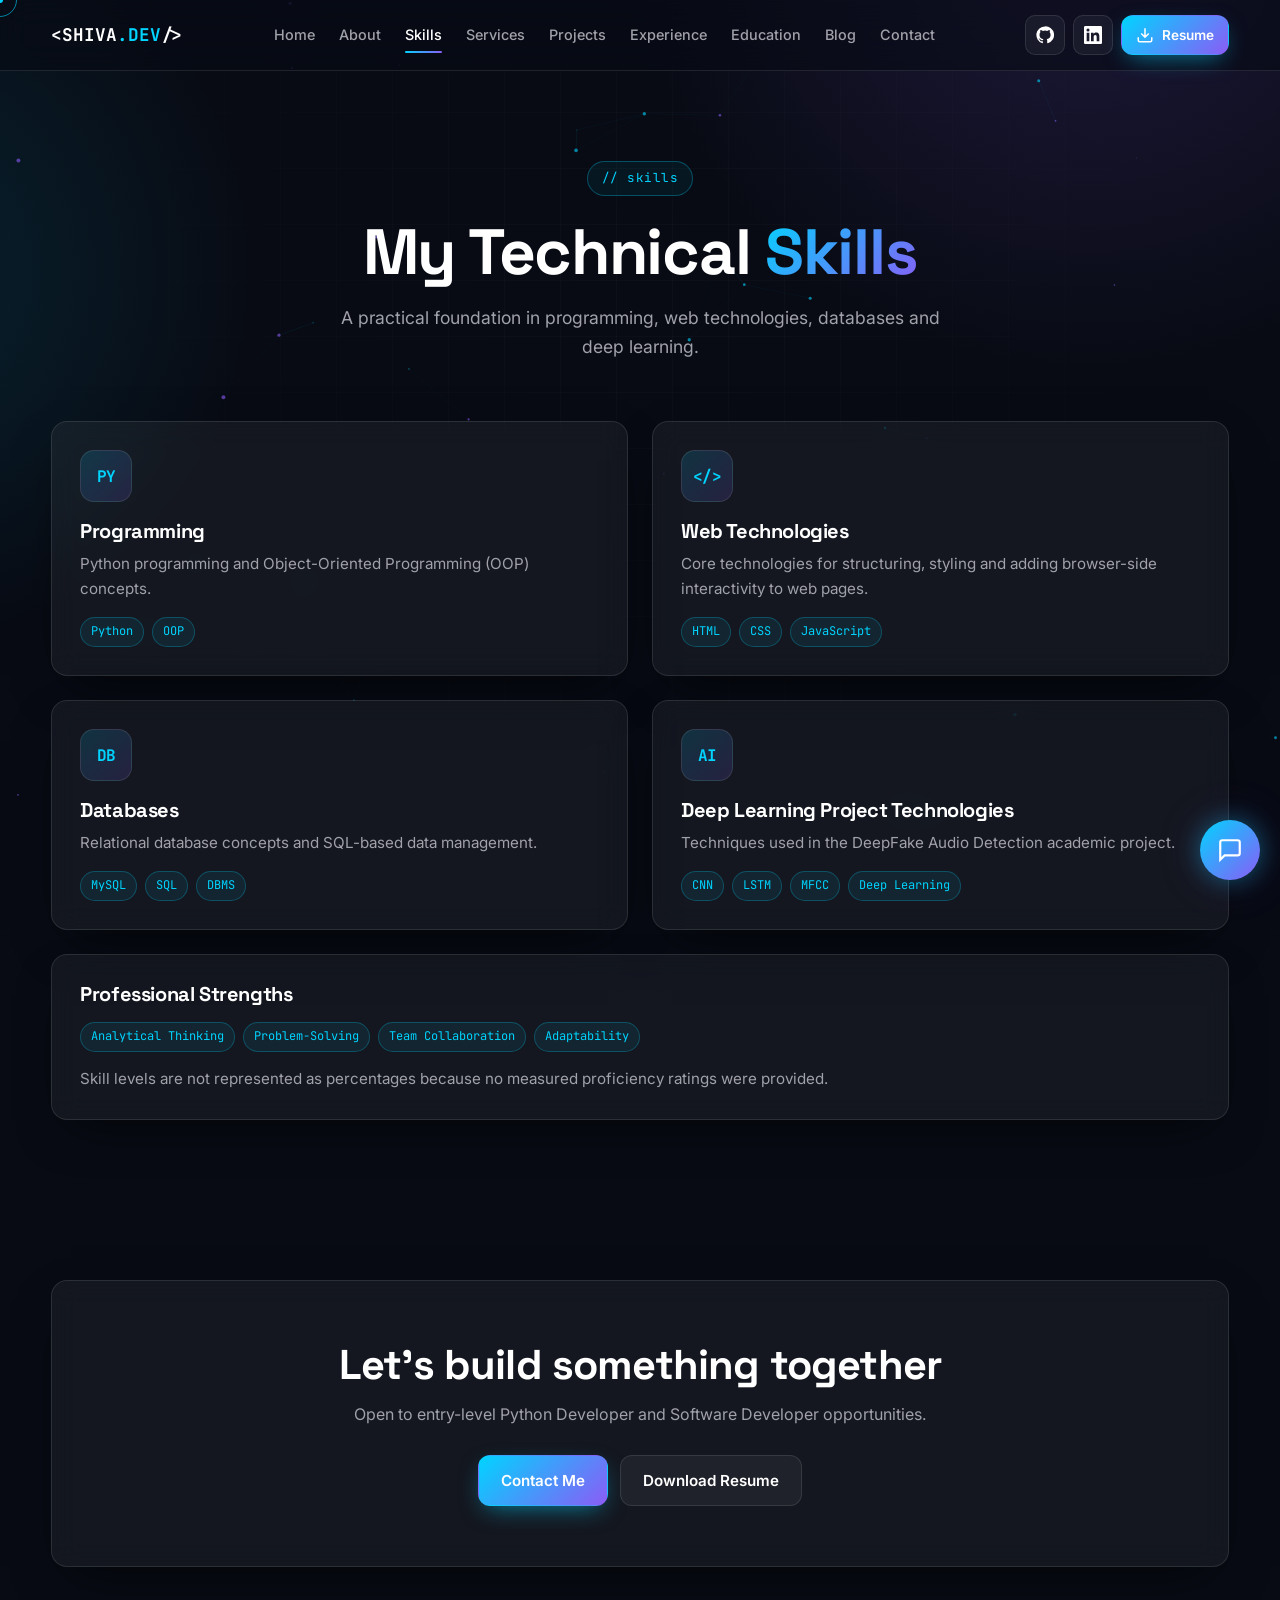
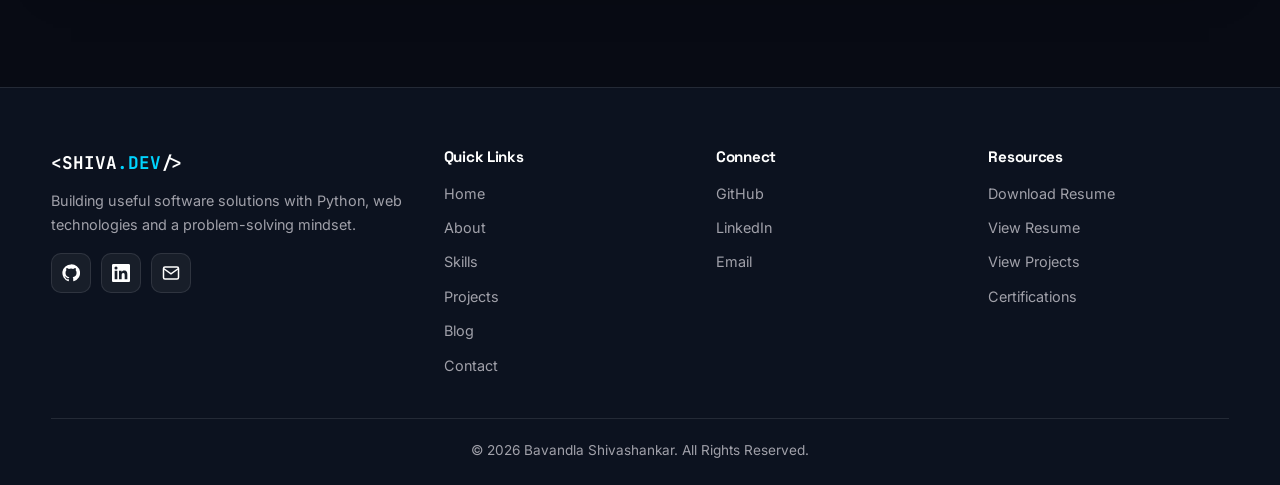
<file: public/portfolio/skills.html>
<!DOCTYPE html>
<html lang="en">
<head>
<meta charset="UTF-8"><meta name="viewport" content="width=device-width, initial-scale=1">
<title>Skills | Bavandla Shivashankar</title>
<meta name="description" content="Technical skills of Bavandla Shivashankar: Python, JavaScript, SQL, HTML5 and CSS3.">
<meta name="author" content="Bavandla Shivashankar">
<meta property="og:title" content="Skills | Bavandla Shivashankar"><meta property="og:description" content="Technical skills of Bavandla Shivashankar: Python, JavaScript, SQL, HTML5 and CSS3.">
<meta property="og:type" content="website"><meta name="twitter:card" content="summary">
<meta name="theme-color" content="#080B14">
<link rel="icon" href="assets/icons/favicon.svg" type="image/svg+xml">
<link rel="preconnect" href="https://fonts.googleapis.com"><link rel="preconnect" href="https://fonts.gstatic.com" crossorigin>
<link rel="stylesheet" href="https://fonts.googleapis.com/css2?family=Inter:wght@400;500;600&family=JetBrains+Mono:wght@400;500;700&family=Space+Grotesk:wght@500;600;700&display=swap">
<link rel="stylesheet" href="css/style.css"><link rel="stylesheet" href="css/animations.css"><link rel="stylesheet" href="css/responsive.css">
</head>
<body>
<a class="skip" href="#main">Skip to content</a>
<div class="loader" aria-hidden="true"><div style="text-align:center"><div class="lg">&lt;SHIVA<span>.DEV</span>/&gt;</div><div class="bar"></div></div></div>
<canvas id="particles" aria-hidden="true"></canvas>
<header class="nav"><nav class="container nav-inner" aria-label="Main">
<a class="logo" href="index.html" aria-label="Shiva.dev home">&lt;SHIVA<span>.DEV</span>/&gt;</a>
<ul class="nav-links" id="nav-links"><li><a href="index.html">Home</a></li><li><a href="about.html">About</a></li><li><a href="skills.html">Skills</a></li><li><a href="services.html">Services</a></li><li><a href="projects.html">Projects</a></li><li><a href="experience.html">Experience</a></li><li><a href="education.html">Education</a></li><li><a href="blog.html">Blog</a></li><li><a href="contact.html">Contact</a></li></ul>
<div class="nav-actions">
<a class="icon-btn social" data-config="githubUrl" aria-label="GitHub profile"><svg viewBox="0 0 24 24" fill="currentColor" aria-hidden="true"><path d="M12 .5a11.5 11.5 0 0 0-3.64 22.41c.58.1.79-.25.79-.56v-2c-3.2.7-3.88-1.37-3.88-1.37-.53-1.33-1.28-1.69-1.28-1.69-1.05-.72.08-.7.08-.7 1.16.08 1.77 1.19 1.77 1.19 1.03 1.77 2.7 1.26 3.36.96.1-.75.4-1.26.73-1.55-2.55-.29-5.24-1.28-5.24-5.68 0-1.26.45-2.28 1.19-3.09-.12-.29-.52-1.46.11-3.05 0 0 .97-.31 3.17 1.18a11 11 0 0 1 5.78 0c2.2-1.49 3.17-1.18 3.17-1.18.63 1.59.23 2.76.11 3.05.74.81 1.19 1.83 1.19 3.09 0 4.41-2.69 5.38-5.25 5.67.41.36.78 1.06.78 2.14v3.17c0 .31.21.67.8.56A11.5 11.5 0 0 0 12 .5Z"/></svg></a>
<a class="icon-btn social" data-config="linkedinUrl" aria-label="LinkedIn profile"><svg viewBox="0 0 24 24" fill="currentColor" aria-hidden="true"><path d="M20.45 20.45h-3.56v-5.57c0-1.33-.02-3.04-1.85-3.04-1.86 0-2.14 1.45-2.14 2.94v5.67H9.35V9h3.41v1.56h.05c.48-.9 1.64-1.85 3.37-1.85 3.6 0 4.27 2.37 4.27 5.46v6.28ZM5.34 7.43a2.06 2.06 0 1 1 0-4.13 2.06 2.06 0 0 1 0 4.13ZM7.12 20.45H3.56V9h3.56v11.45ZM22.22 0H1.77C.79 0 0 .77 0 1.73v20.54C0 23.23.79 24 1.77 24h20.45c.98 0 1.78-.77 1.78-1.73V1.73C24 .77 23.2 0 22.22 0Z"/></svg></a>
<a class="btn btn-primary btn-sm resume-btn" href="assets/resume/Bavandla-Shivashankar-Resume.pdf" download="Bavandla-Shivashankar-Resume.pdf"><svg viewBox="0 0 24 24" fill="none" stroke="currentColor" stroke-width="2" aria-hidden="true"><path d="M21 15v4a2 2 0 0 1-2 2H5a2 2 0 0 1-2-2v-4M7 10l5 5 5-5M12 15V3"/></svg><span class="lbl">Resume</span></a>
<button class="icon-btn hamburger" aria-label="Toggle menu" aria-expanded="false" aria-controls="nav-links"><span></span></button>
</div></nav></header>
<main id="main">
<section class="page-hero"><div class="container"><span class="eyebrow">// skills</span><h1>My Technical <span class="grad-text">Skills</span></h1><p>A practical foundation in programming, web technologies, databases and deep learning.</p></div></section>
<section style="padding-top:20px"><div class="container">
<div class="skill-groups grid g2">
<article class="glass card reveal"><div class="card-icon"><span class="skill-mark">PY</span></div><h3>Programming</h3><p>Python programming and Object-Oriented Programming (OOP) concepts.</p><div class="tags"><span class="tag">Python</span><span class="tag">OOP</span></div></article>
<article class="glass card reveal"><div class="card-icon"><span class="skill-mark">&lt;/&gt;</span></div><h3>Web Technologies</h3><p>Core technologies for structuring, styling and adding browser-side interactivity to web pages.</p><div class="tags"><span class="tag">HTML</span><span class="tag">CSS</span><span class="tag">JavaScript</span></div></article>
<article class="glass card reveal"><div class="card-icon"><span class="skill-mark">DB</span></div><h3>Databases</h3><p>Relational database concepts and SQL-based data management.</p><div class="tags"><span class="tag">MySQL</span><span class="tag">SQL</span><span class="tag">DBMS</span></div></article>
<article class="glass card reveal"><div class="card-icon"><span class="skill-mark">AI</span></div><h3>Deep Learning Project Technologies</h3><p>Techniques used in the DeepFake Audio Detection academic project.</p><div class="tags"><span class="tag">CNN</span><span class="tag">LSTM</span><span class="tag">MFCC</span><span class="tag">Deep Learning</span></div></article>
</div>
<div class="glass card reveal" style="margin-top:24px"><h3>Professional Strengths</h3><div class="tags"><span class="tag">Analytical Thinking</span><span class="tag">Problem-Solving</span><span class="tag">Team Collaboration</span><span class="tag">Adaptability</span></div><p style="margin-top:14px">Skill levels are not represented as percentages because no measured proficiency ratings were provided.</p></div>
</div></section>
<section><div class="container"><div class="glass cta reveal"><h2>Let's build something together</h2><p>Open to entry-level Python Developer and Software Developer opportunities.</p><div class="btn-row"><a class="btn btn-primary" href="contact.html">Contact Me</a><a class="btn btn-ghost" href="assets/resume/Bavandla-Shivashankar-Resume.pdf" download="Bavandla-Shivashankar-Resume.pdf">Download Resume</a></div></div></div></section>
</main>
<footer class="footer"><div class="container">
<div class="foot-grid">
<div><a class="logo" href="index.html">&lt;SHIVA<span>.DEV</span>/&gt;</a><p style="margin-top:12px">Building useful software solutions with Python, web technologies and a problem-solving mindset.</p>
<div class="socials"><a class="icon-btn" data-config="githubUrl" aria-label="GitHub"><svg viewBox="0 0 24 24" fill="currentColor" aria-hidden="true"><path d="M12 .5a11.5 11.5 0 0 0-3.64 22.41c.58.1.79-.25.79-.56v-2c-3.2.7-3.88-1.37-3.88-1.37-.53-1.33-1.28-1.69-1.28-1.69-1.05-.72.08-.7.08-.7 1.16.08 1.77 1.19 1.77 1.19 1.03 1.77 2.7 1.26 3.36.96.1-.75.4-1.26.73-1.55-2.55-.29-5.24-1.28-5.24-5.68 0-1.26.45-2.28 1.19-3.09-.12-.29-.52-1.46.11-3.05 0 0 .97-.31 3.17 1.18a11 11 0 0 1 5.78 0c2.2-1.49 3.17-1.18 3.17-1.18.63 1.59.23 2.76.11 3.05.74.81 1.19 1.83 1.19 3.09 0 4.41-2.69 5.38-5.25 5.67.41.36.78 1.06.78 2.14v3.17c0 .31.21.67.8.56A11.5 11.5 0 0 0 12 .5Z"/></svg></a><a class="icon-btn" data-config="linkedinUrl" aria-label="LinkedIn"><svg viewBox="0 0 24 24" fill="currentColor" aria-hidden="true"><path d="M20.45 20.45h-3.56v-5.57c0-1.33-.02-3.04-1.85-3.04-1.86 0-2.14 1.45-2.14 2.94v5.67H9.35V9h3.41v1.56h.05c.48-.9 1.64-1.85 3.37-1.85 3.6 0 4.27 2.37 4.27 5.46v6.28ZM5.34 7.43a2.06 2.06 0 1 1 0-4.13 2.06 2.06 0 0 1 0 4.13ZM7.12 20.45H3.56V9h3.56v11.45ZM22.22 0H1.77C.79 0 0 .77 0 1.73v20.54C0 23.23.79 24 1.77 24h20.45c.98 0 1.78-.77 1.78-1.73V1.73C24 .77 23.2 0 22.22 0Z"/></svg></a><a class="icon-btn" data-config="email" aria-label="Email"><svg viewBox="0 0 24 24" fill="none" stroke="currentColor" stroke-width="2" aria-hidden="true"><rect x="2" y="4" width="20" height="16" rx="2"/><path d="m22 6-10 7L2 6"/></svg></a></div></div>
<div><h4>Quick Links</h4><ul><li><a href="index.html">Home</a></li><li><a href="about.html">About</a></li><li><a href="skills.html">Skills</a></li><li><a href="projects.html">Projects</a></li><li><a href="blog.html">Blog</a></li><li><a href="contact.html">Contact</a></li></ul></div>
<div><h4>Connect</h4><ul><li><a data-config="githubUrl">GitHub</a></li><li><a data-config="linkedinUrl">LinkedIn</a></li><li><a data-config="email">Email</a></li></ul></div>
<div><h4>Resources</h4><ul><li><a href="assets/resume/Bavandla-Shivashankar-Resume.pdf" download="Bavandla-Shivashankar-Resume.pdf">Download Resume</a></li><li><a href="assets/resume/Bavandla-Shivashankar-Resume.pdf" target="_blank" rel="noopener">View Resume</a></li><li><a href="projects.html">View Projects</a></li><li><a href="certifications.html">Certifications</a></li></ul></div>
</div>
<div class="foot-bottom">© 2026 Bavandla Shivashankar. All Rights Reserved.</div>
</div></footer>
<button class="icon-btn to-top" aria-label="Back to top"><svg viewBox="0 0 24 24" fill="none" stroke="currentColor" stroke-width="2" aria-hidden="true"><path d="M12 19V5M5 12l7-7 7 7"/></svg></button>
<script src="js/main.js"></script><script src="js/navigation.js"></script><script src="js/animations.js"></script><script src="js/chatbot.js"></script>
</body></html>
</file>
<file: public/portfolio/css/style.css>
/* ===== Design tokens ===== */
:root{
  --bg:#080B14;--bg2:#101827;--card:rgba(255,255,255,0.05);--card-h:rgba(255,255,255,0.08);
  --blue:#00D4FF;--purple:#8B5CF6;--text:#FFFFFF;--muted:#A1A1AA;--border:rgba(255,255,255,0.1);
  --grad:linear-gradient(135deg,var(--blue),var(--purple));
  --glow:0 0 24px rgba(0,212,255,.35),0 0 48px rgba(139,92,246,.2);
  --shadow:0 20px 50px -20px rgba(0,0,0,.7);
  --f-head:"Space Grotesk",system-ui,sans-serif;--f-body:"Inter",system-ui,-apple-system,"Segoe UI",sans-serif;
  --f-mono:"JetBrains Mono",ui-monospace,Consolas,monospace;
  --r:16px;--max:1200px;
}
*,*::before,*::after{box-sizing:border-box;margin:0;padding:0}
html{scroll-behavior:smooth}
body{font-family:var(--f-body);background:var(--bg);color:var(--text);line-height:1.65;overflow-x:hidden;min-height:100vh}
body::before{content:"";position:fixed;inset:0;z-index:-2;background:
 radial-gradient(60vw 60vw at 85% -10%,rgba(139,92,246,.18),transparent 60%),
 radial-gradient(50vw 50vw at -10% 30%,rgba(0,212,255,.12),transparent 60%),var(--bg)}
body::after{content:"";position:fixed;inset:0;z-index:-1;pointer-events:none;
 background-image:linear-gradient(var(--border) 1px,transparent 1px),linear-gradient(90deg,var(--border) 1px,transparent 1px);
 background-size:56px 56px;opacity:.25;mask-image:radial-gradient(circle at 50% 30%,#000,transparent 75%)}
#particles{position:fixed;inset:0;z-index:-1;pointer-events:none}
a{color:var(--blue);text-decoration:none}
img{max-width:100%;display:block}
h1,h2,h3,h4{font-family:var(--f-head);line-height:1.15;letter-spacing:-.02em}
:focus-visible{outline:2px solid var(--blue);outline-offset:3px;border-radius:6px}
.skip{position:absolute;left:-999px;top:8px;background:var(--blue);color:var(--bg);padding:8px 14px;border-radius:8px;z-index:999}
.skip:focus{left:8px}
.container{width:min(var(--max),92%);margin-inline:auto}
section{padding:80px 0}
.grad-text{background:var(--grad);-webkit-background-clip:text;background-clip:text;color:transparent}
.mono{font-family:var(--f-mono)}
.placeholder{color:#fbbf24;font-style:italic}

/* ===== Nav ===== */
.nav{position:sticky;top:0;z-index:100;backdrop-filter:blur(16px);-webkit-backdrop-filter:blur(16px);background:rgba(8,11,20,.6);border-bottom:1px solid var(--border)}
.nav-inner{display:flex;align-items:center;justify-content:space-between;height:70px;gap:16px}
.logo{font-family:var(--f-mono);font-weight:700;font-size:1.1rem;color:var(--text)}
.logo span{color:var(--blue)}
.nav-links{display:flex;gap:4px;list-style:none}
.nav-links a{position:relative;display:block;padding:8px 10px;color:var(--muted);font-size:.9rem;font-weight:500;transition:color .25s}
.nav-links a::after{content:"";position:absolute;left:10px;right:10px;bottom:2px;height:2px;background:var(--grad);transform:scaleX(0);transition:transform .3s;border-radius:2px}
.nav-links a:hover,.nav-links a.active{color:var(--text)}
.nav-links a:hover::after,.nav-links a.active::after{transform:scaleX(1)}
.nav-actions{display:flex;align-items:center;gap:8px}
.icon-btn{display:inline-grid;place-items:center;width:40px;height:40px;border-radius:10px;border:1px solid var(--border);background:var(--card);color:var(--text);transition:.25s;cursor:pointer}
.icon-btn:hover{border-color:var(--blue);box-shadow:var(--glow);color:var(--blue)}
.icon-btn svg{width:18px;height:18px}
.hamburger{display:none}
.hamburger span,.hamburger span::before,.hamburger span::after{display:block;width:18px;height:2px;background:currentColor;position:relative;transition:.3s;border-radius:2px}
.hamburger span::before,.hamburger span::after{content:"";position:absolute}
.hamburger span::before{top:-6px}.hamburger span::after{top:6px}
.nav.open .hamburger span{background:transparent}
.nav.open .hamburger span::before{top:0;transform:rotate(45deg)}
.nav.open .hamburger span::after{top:0;transform:rotate(-45deg)}

/* ===== Buttons ===== */
.btn{display:inline-flex;align-items:center;justify-content:center;gap:8px;padding:12px 22px;border-radius:12px;font-weight:600;font-size:.95rem;border:1px solid transparent;cursor:pointer;transition:transform .25s,box-shadow .25s,background .25s,border-color .25s;font-family:inherit;min-height:44px;color:var(--text)}
.btn svg{width:18px;height:18px}
.btn-primary{background:var(--grad);color:#fff;box-shadow:0 8px 24px -8px rgba(0,212,255,.6)}
.btn-primary:hover{transform:translateY(-2px);box-shadow:var(--glow)}
.btn-ghost{background:var(--card);border-color:var(--border)}
.btn-ghost:hover{border-color:var(--blue);transform:translateY(-2px);box-shadow:0 0 20px rgba(0,212,255,.25)}
.btn-sm{padding:8px 14px;font-size:.85rem;min-height:38px}
.btn-row{display:flex;flex-wrap:wrap;gap:12px}

/* ===== Cards ===== */
.glass{background:var(--card);border:1px solid var(--border);border-radius:var(--r);backdrop-filter:blur(14px);-webkit-backdrop-filter:blur(14px);box-shadow:var(--shadow)}
.card{padding:28px;position:relative;transition:transform .35s,border-color .35s,box-shadow .35s,background .35s;overflow:hidden}
.card::before{content:"";position:absolute;inset:0;border-radius:inherit;padding:1px;background:var(--grad);-webkit-mask:linear-gradient(#000 0 0) content-box,linear-gradient(#000 0 0);-webkit-mask-composite:xor;mask-composite:exclude;opacity:0;transition:opacity .35s;pointer-events:none}
.card:hover{transform:translateY(-6px);background:var(--card-h);box-shadow:var(--glow)}
.card:hover::before{opacity:1}
.card h3{font-size:1.25rem;margin-bottom:8px}
.card p{color:var(--muted);font-size:.95rem}
.card-icon{width:52px;height:52px;border-radius:14px;display:grid;place-items:center;background:linear-gradient(135deg,rgba(0,212,255,.15),rgba(139,92,246,.15));border:1px solid var(--border);margin-bottom:18px;color:var(--blue)}
.card-icon svg{width:26px;height:26px}
.grid{display:grid;gap:24px}
.g2{grid-template-columns:1fr}.g3{grid-template-columns:1fr}.g4{grid-template-columns:1fr}
.tags{display:flex;flex-wrap:wrap;gap:8px;margin-top:16px}
.tag{font-family:var(--f-mono);font-size:.75rem;padding:4px 10px;border-radius:999px;background:rgba(0,212,255,.08);border:1px solid rgba(0,212,255,.25);color:var(--blue)}
.tag.p{background:rgba(139,92,246,.1);border-color:rgba(139,92,246,.3);color:#c4b5fd}

/* ===== Page header ===== */
.page-hero{padding:90px 0 40px;text-align:center}
.eyebrow{display:inline-flex;align-items:center;gap:8px;font-family:var(--f-mono);font-size:.78rem;letter-spacing:.12em;color:var(--blue);padding:6px 14px;border:1px solid rgba(0,212,255,.3);border-radius:999px;background:rgba(0,212,255,.06);margin-bottom:20px}
.eyebrow .dot{width:8px;height:8px;border-radius:50%;background:#22c55e;box-shadow:0 0 10px #22c55e;animation:pulse 2s infinite}
.page-hero h1{font-size:clamp(2.2rem,6vw,4rem);margin-bottom:14px}
.page-hero p{color:var(--muted);max-width:640px;margin-inline:auto;font-size:1.1rem}
.section-head{margin-bottom:40px}
.section-head h2{font-size:clamp(1.7rem,4vw,2.5rem);margin-bottom:8px}
.section-head p{color:var(--muted)}

/* ===== Hero ===== */
.hero{min-height:calc(100vh - 70px);display:flex;align-items:center;padding:60px 0;position:relative}
.hero-grid{display:grid;gap:48px;align-items:center}
.hero h1{font-size:clamp(2.4rem,6.5vw,4.4rem);margin-bottom:14px}
.typed{font-family:var(--f-mono);font-size:clamp(1.1rem,2.6vw,1.5rem);color:var(--blue);min-height:2em;margin-bottom:18px}
.typed .caret{display:inline-block;width:10px;height:1.1em;background:var(--blue);vertical-align:-3px;margin-left:4px;animation:blink 1s steps(1) infinite}
.hero .intro{color:var(--muted);font-size:1.08rem;max-width:560px;margin-bottom:32px}
.hero-visual{position:relative;min-height:440px;perspective:1000px}
.orb{position:absolute;border-radius:50%;filter:blur(2px)}
.orb.o1{width:280px;height:280px;background:radial-gradient(circle,rgba(0,212,255,.35),transparent 70%);top:0;right:5%;animation:float 8s ease-in-out infinite}
.orb.o2{width:220px;height:220px;background:radial-gradient(circle,rgba(139,92,246,.4),transparent 70%);bottom:0;left:0;animation:float 10s ease-in-out infinite reverse}
.ring{position:absolute;inset:10% 15%;border:1px dashed rgba(0,212,255,.25);border-radius:50%;animation:spin 40s linear infinite}
.terminal{position:relative;z-index:2;max-width:460px;margin:40px auto 0;transform:rotateY(-10deg) rotateX(6deg);transition:transform .6s;transform-style:preserve-3d}
.terminal:hover{transform:rotateY(0) rotateX(0)}
.term-bar{display:flex;align-items:center;gap:8px;padding:12px 16px;border-bottom:1px solid var(--border)}
.term-bar i{width:12px;height:12px;border-radius:50%;display:block}
.term-bar i:nth-child(1){background:#ff5f56}.term-bar i:nth-child(2){background:#ffbd2e}.term-bar i:nth-child(3){background:#27c93f}
.term-bar span{margin-left:auto;font-family:var(--f-mono);font-size:.75rem;color:var(--muted)}
.term-body{padding:20px;font-family:var(--f-mono);font-size:.88rem;min-height:250px}
.term-body .ln{white-space:pre-wrap}
.term-body .pr{color:#22c55e}.term-body .cmd{color:var(--text)}.term-body .out{color:var(--blue);margin-bottom:10px}
.term-input{display:flex;gap:8px;align-items:center;padding:0 20px 18px;font-family:var(--f-mono);font-size:.88rem}
.term-input input{flex:1;background:transparent;border:0;color:var(--text);font:inherit;outline:none;min-width:0}
.term-input label{color:#22c55e}
.float-sym{position:absolute;font-family:var(--f-mono);color:var(--blue);opacity:.7;font-size:1.3rem;z-index:1;animation:float 6s ease-in-out infinite;padding:8px 12px;border-radius:10px;background:var(--card);border:1px solid var(--border)}
.float-sym.s2{color:#c4b5fd;animation-delay:-2s}.float-sym.s3{animation-delay:-4s}
.code-snip{position:absolute;z-index:3;font-family:var(--f-mono);font-size:.72rem;padding:10px 14px;color:var(--muted);animation:float 7s ease-in-out infinite}
.code-snip b{color:#c4b5fd;font-weight:500}.code-snip em{color:var(--blue);font-style:normal}
.scroll-ind{position:absolute;bottom:20px;left:50%;transform:translateX(-50%);display:flex;flex-direction:column;align-items:center;gap:6px;color:var(--muted);font-size:.72rem;font-family:var(--f-mono)}
.scroll-ind .mouse{width:22px;height:34px;border:2px solid var(--muted);border-radius:12px;position:relative}
.scroll-ind .mouse::after{content:"";position:absolute;left:50%;top:6px;width:3px;height:7px;background:var(--blue);border-radius:2px;transform:translateX(-50%);animation:scrolldot 1.8s infinite}

/* ===== Misc components ===== */
.cta{text-align:center;padding:60px 28px}
.cta h2{font-size:clamp(1.8rem,4vw,2.6rem);margin-bottom:12px}
.cta p{color:var(--muted);margin-bottom:28px}
.cta .btn-row{justify-content:center}
.stat-label{font-family:var(--f-mono);font-size:.78rem;color:var(--blue);letter-spacing:.1em;text-transform:uppercase;margin-bottom:8px}
.feature-project{display:grid;gap:0;overflow:hidden;padding:0}
.proj-visual{min-height:240px;position:relative;background:linear-gradient(135deg,rgba(0,212,255,.12),rgba(139,92,246,.18));display:grid;place-items:center;overflow:hidden}
.wave{display:flex;align-items:center;gap:4px;height:120px}
.wave i{display:block;width:6px;border-radius:4px;background:var(--grad);animation:wave 1.2s ease-in-out infinite}
.proj-body{padding:32px}
.proj-body h3{font-size:1.5rem;margin-bottom:10px}
.proj-body p{color:var(--muted)}
.filters{display:flex;flex-wrap:wrap;gap:10px;justify-content:center;margin-bottom:36px}
.filter-btn{padding:9px 18px;border-radius:999px;border:1px solid var(--border);background:var(--card);color:var(--muted);cursor:pointer;font:500 .88rem var(--f-body);transition:.25s;min-height:40px}
.filter-btn:hover{color:var(--text);border-color:var(--blue)}
.filter-btn.active{background:var(--grad);color:#fff;border-color:transparent}
.empty{text-align:center;color:var(--muted);padding:40px;display:none}
.search{width:100%;max-width:480px;margin:0 auto 20px;display:block;padding:14px 18px;border-radius:12px;background:var(--card);border:1px solid var(--border);color:var(--text);font:inherit}
.search:focus{border-color:var(--blue);outline:none;box-shadow:0 0 0 3px rgba(0,212,255,.2)}
.badge-sample{display:inline-block;font-family:var(--f-mono);font-size:.68rem;padding:3px 8px;border-radius:6px;background:rgba(251,191,36,.12);color:#fbbf24;border:1px solid rgba(251,191,36,.3);margin-bottom:12px}
.meta{display:flex;gap:12px;font-size:.8rem;color:var(--muted);font-family:var(--f-mono);margin-bottom:12px;flex-wrap:wrap}

/* About */
.about-grid{display:grid;gap:40px;align-items:start}
.profile-card{padding:32px;text-align:center}
.photo{width:220px;height:220px;margin:0 auto 22px;border-radius:50%;padding:4px;background:var(--grad);box-shadow:var(--glow);animation:glowpulse 4s ease-in-out infinite}
.photo-inner{width:100%;height:100%;border-radius:50%;background:var(--bg2);display:grid;place-items:center;text-align:center;color:var(--muted);font-size:.8rem;font-family:var(--f-mono);padding:20px}
.photo-inner svg{width:56px;height:56px;color:var(--blue);margin:0 auto 6px}
.info-list{list-style:none;display:grid;gap:12px;margin:20px 0}
.info-list li{display:flex;gap:12px;align-items:flex-start;color:var(--muted)}
.info-list strong{color:var(--text);min-width:110px;font-weight:600}
.prose p{color:var(--muted);margin-bottom:16px;font-size:1.05rem}

/* Skills */
.skill-card{text-align:center}
.skill-card .card-icon{margin:0 auto 18px;width:72px;height:72px;transition:transform .5s}
.skill-card:hover .card-icon{transform:rotateY(180deg)}
.skill-card .card-icon svg{width:38px;height:38px}
.skill-viz{height:4px;border-radius:4px;background:var(--border);overflow:hidden;margin-top:18px}
.skill-viz::after{content:"";display:block;height:100%;width:40%;background:var(--grad);animation:sweep 2.5s ease-in-out infinite}
.cat-block{margin-bottom:48px}
.cat-block h3{font-family:var(--f-mono);font-size:.9rem;color:var(--blue);letter-spacing:.1em;margin-bottom:18px}

/* Timeline */
.timeline{position:relative;padding-left:36px;max-width:820px;margin:0 auto}
.timeline::before{content:"";position:absolute;left:10px;top:0;bottom:0;width:2px;background:linear-gradient(var(--blue),var(--purple),transparent)}
.tl-item{position:relative;margin-bottom:32px}
.tl-item::before{content:"";position:absolute;left:-32px;top:28px;width:14px;height:14px;border-radius:50%;background:var(--bg);border:3px solid var(--blue);box-shadow:0 0 14px var(--blue)}
.tl-date{font-family:var(--f-mono);font-size:.8rem;color:var(--blue);margin-bottom:6px}

/* Project detail */
.detail-nav{display:flex;flex-wrap:wrap;gap:8px;margin-bottom:40px;justify-content:center}
.detail-nav a{font-size:.8rem;padding:6px 12px;border-radius:999px;border:1px solid var(--border);color:var(--muted);background:var(--card)}
.detail-nav a:hover{color:var(--text);border-color:var(--blue)}
.detail-sec{margin-bottom:28px;scroll-margin-top:90px}
.detail-sec h2{font-size:1.5rem;margin-bottom:14px;display:flex;align-items:center;gap:12px}
.detail-sec h2 .num{font-family:var(--f-mono);font-size:.85rem;color:var(--blue);padding:4px 10px;border-radius:8px;border:1px solid rgba(0,212,255,.3)}
.detail-sec ul{padding-left:20px;color:var(--muted)}.detail-sec li{margin-bottom:6px}
.flow{display:flex;flex-wrap:wrap;align-items:center;gap:10px;margin-top:14px}
.flow .step{padding:14px 18px;border-radius:12px;background:linear-gradient(135deg,rgba(0,212,255,.1),rgba(139,92,246,.12));border:1px solid var(--border);font-family:var(--f-mono);font-size:.82rem;text-align:center;flex:1 1 130px}
.flow .arrow{color:var(--blue);font-size:1.2rem}
.shot{aspect-ratio:16/10;border:2px dashed var(--border);border-radius:12px;display:grid;place-items:center;color:var(--muted);font-family:var(--f-mono);font-size:.8rem;text-align:center;padding:12px}

/* Contact */
.contact-grid{display:grid;gap:32px}
.c-item{display:flex;gap:16px;align-items:center;padding:18px 20px;margin-bottom:14px}
.c-item .card-icon{margin:0;width:46px;height:46px;flex-shrink:0}
.c-item small{display:block;color:var(--muted);font-size:.78rem}
.c-item a,.c-item span.v{color:var(--text);word-break:break-word}
.form{padding:32px}
.field{margin-bottom:18px}
.field label{display:block;font-size:.88rem;font-weight:500;margin-bottom:6px}
.field input,.field textarea{width:100%;padding:13px 16px;border-radius:12px;background:rgba(255,255,255,.03);border:1px solid var(--border);color:var(--text);font:inherit;transition:.25s}
.field textarea{min-height:140px;resize:vertical}
.field input:focus,.field textarea:focus{outline:none;border-color:var(--blue);box-shadow:0 0 0 3px rgba(0,212,255,.18)}
.field.invalid input,.field.invalid textarea{border-color:#f87171}
.err{color:#f87171;font-size:.8rem;margin-top:4px;min-height:1em}
.form-msg{margin-top:16px;padding:12px 16px;border-radius:10px;font-size:.9rem;display:none}
.form-msg.show{display:block}
.form-msg.ok{background:rgba(34,197,94,.1);border:1px solid rgba(34,197,94,.35);color:#86efac}
.form-msg.bad{background:rgba(248,113,113,.1);border:1px solid rgba(248,113,113,.35);color:#fca5a5}
.spinner{width:16px;height:16px;border:2px solid rgba(255,255,255,.4);border-top-color:#fff;border-radius:50%;animation:spin .8s linear infinite;display:none}
.loading .spinner{display:inline-block}

/* GitHub */
.gh-status{text-align:center;color:var(--muted);font-size:.9rem}

/* Footer */
.footer{border-top:1px solid var(--border);background:rgba(16,24,39,.6);padding:60px 0 24px;margin-top:40px}
.foot-grid{display:grid;gap:32px;margin-bottom:40px}
.footer h4{font-size:.95rem;margin-bottom:14px}
.footer p,.footer li a{color:var(--muted);font-size:.9rem}
.footer ul{list-style:none;display:grid;gap:8px}
.footer li a:hover{color:var(--blue)}
.socials{display:flex;gap:10px;margin-top:16px}
.foot-bottom{border-top:1px solid var(--border);padding-top:20px;text-align:center;color:var(--muted);font-size:.85rem}

/* Loader, back-to-top, cursor */
.loader{position:fixed;inset:0;z-index:1000;background:var(--bg);display:grid;place-items:center;transition:opacity .5s,visibility .5s}
.loader.done{opacity:0;visibility:hidden}
.loader .lg{font-family:var(--f-mono);font-size:1.4rem}
.loader .bar{width:180px;height:3px;background:var(--border);border-radius:3px;margin-top:14px;overflow:hidden}
.loader .bar::after{content:"";display:block;height:100%;width:40%;background:var(--grad);animation:sweep 1s ease-in-out infinite}
.to-top{position:fixed;left:20px;bottom:20px;z-index:90;opacity:0;visibility:hidden;transform:translateY(10px);transition:.3s}
.to-top.show{opacity:1;visibility:visible;transform:none}
.cursor-dot,.cursor-ring{position:fixed;top:0;left:0;pointer-events:none;z-index:2000;border-radius:50%;transform:translate(-50%,-50%);display:none}
.cursor-dot{width:6px;height:6px;background:var(--blue)}
.cursor-ring{width:34px;height:34px;border:1.5px solid rgba(0,212,255,.6);transition:width .2s,height .2s,background .2s}
.cursor-ring.hover{width:54px;height:54px;background:rgba(0,212,255,.08)}
body.has-cursor .cursor-dot,body.has-cursor .cursor-ring{display:block}

/* Chatbot */
.chat-fab{position:fixed;right:20px;bottom:20px;z-index:150;width:60px;height:60px;border-radius:50%;border:0;background:var(--grad);color:#fff;cursor:pointer;box-shadow:var(--glow);display:grid;place-items:center;animation:glowpulse 3s infinite}
.chat-fab svg{width:26px;height:26px}
.chat-win{position:fixed;right:20px;bottom:92px;z-index:150;width:min(380px,calc(100vw - 40px));max-height:min(560px,calc(100vh - 120px));display:flex;flex-direction:column;opacity:0;visibility:hidden;transform:translateY(16px) scale(.97);transition:.3s;background:rgba(16,24,39,.85)}
.chat-win.open{opacity:1;visibility:visible;transform:none}
.chat-head{display:flex;align-items:center;gap:10px;padding:14px 16px;border-bottom:1px solid var(--border)}
.chat-head .av{width:36px;height:36px;border-radius:50%;background:var(--grad);display:grid;place-items:center;font-family:var(--f-mono);font-weight:700;font-size:.8rem}
.chat-head small{display:block;color:var(--muted);font-size:.72rem}
.chat-head button{margin-left:auto}
.chat-body{flex:1;overflow-y:auto;padding:16px;display:flex;flex-direction:column;gap:10px}
.msg{max-width:85%;padding:10px 14px;border-radius:14px;font-size:.88rem;line-height:1.5;animation:fadeUp .3s}
.msg.bot{background:var(--card);border:1px solid var(--border);align-self:flex-start;border-bottom-left-radius:4px}
.msg.user{background:var(--grad);align-self:flex-end;border-bottom-right-radius:4px}
.msg a{color:var(--blue);text-decoration:underline}
.chips{display:flex;flex-wrap:wrap;gap:6px;padding:0 16px 12px}
.chip{font-size:.75rem;padding:6px 10px;border-radius:999px;border:1px solid rgba(0,212,255,.3);background:rgba(0,212,255,.06);color:var(--blue);cursor:pointer;font-family:inherit}
.chip:hover{background:rgba(0,212,255,.15)}
.chat-form{display:flex;gap:8px;padding:12px;border-top:1px solid var(--border)}
.chat-form input{flex:1;min-width:0;padding:10px 12px;border-radius:10px;background:rgba(255,255,255,.04);border:1px solid var(--border);color:var(--text);font:inherit;font-size:.88rem}
.chat-note{font-size:.68rem;color:var(--muted);text-align:center;padding:0 12px 10px}


/* Personal portfolio additions */
.hero-visual{min-height:540px}
.hero-photo{position:absolute;z-index:5;top:-16px;right:7%;width:174px;padding:8px;border-radius:20px;transform:rotate(3deg);box-shadow:var(--glow)}
.hero-photo img{width:100%;aspect-ratio:4/5;object-fit:cover;object-position:center 24%;border-radius:14px}
.hero-photo span{display:block;text-align:center;font-family:var(--f-mono);font-size:.66rem;color:var(--muted);padding:8px 2px 2px}
.terminal{margin-top:150px;width:calc(100% - 16px)}
.photo-inner{padding:0;overflow:hidden}
.photo-inner img{width:100%;height:100%;object-fit:cover;object-position:center 24%;border-radius:50%}
.skill-mark{font:700 1rem var(--f-mono);color:var(--blue);letter-spacing:-.06em}
.cert-preview{width:100%;aspect-ratio:16/10;overflow:hidden;border-radius:12px;border:1px solid var(--border);background:#fff;margin-bottom:18px}
.cert-preview img{width:100%;height:100%;object-fit:contain}
.cert-text-preview{width:100%;aspect-ratio:16/10;border-radius:12px;border:1px solid var(--border);background:linear-gradient(135deg,rgba(0,212,255,.12),rgba(139,92,246,.16));display:flex;align-items:center;justify-content:center;flex-direction:column;gap:14px;margin-bottom:18px;color:var(--blue)}
.cert-text-preview .cert-seal{width:64px;height:64px;border:2px solid var(--blue);border-radius:50%;display:grid;place-items:center;font:700 1.2rem var(--f-mono);box-shadow:var(--glow)}
.cert-text-preview p{font:600 .76rem var(--f-mono);letter-spacing:.18em}
.project-card-shot{padding:0;min-height:270px;overflow:hidden}
.project-card-shot img{width:100%;height:100%;min-height:270px;object-fit:cover;object-position:center top}
.project-gallery{display:grid;grid-template-columns:1fr;gap:18px;margin-top:18px}
.project-gallery figure{margin:0;background:rgba(255,255,255,.03);border:1px solid var(--border);border-radius:14px;overflow:hidden}
.project-gallery img{width:100%;height:auto;aspect-ratio:16/9;object-fit:contain;background:#050812}
.project-gallery figcaption{padding:12px 14px;color:var(--muted);font-size:.85rem}
.small-note{margin-top:14px;color:var(--muted);font-size:.85rem}
</file>
<file: public/portfolio/css/animations.css>
@keyframes float{0%,100%{transform:translateY(0)}50%{transform:translateY(-16px)}}
@keyframes spin{to{transform:rotate(360deg)}}
@keyframes blink{50%{opacity:0}}
@keyframes pulse{0%,100%{opacity:1}50%{opacity:.4}}
@keyframes glowpulse{0%,100%{box-shadow:0 0 20px rgba(0,212,255,.35)}50%{box-shadow:0 0 36px rgba(139,92,246,.5)}}
@keyframes sweep{0%{transform:translateX(-100%)}100%{transform:translateX(260%)}}
@keyframes wave{0%,100%{height:20%}50%{height:100%}}
@keyframes scrolldot{0%{opacity:1;transform:translate(-50%,0)}100%{opacity:0;transform:translate(-50%,12px)}}
@keyframes fadeUp{from{opacity:0;transform:translateY(8px)}to{opacity:1;transform:none}}
@keyframes gradmove{0%{background-position:0% 50%}100%{background-position:200% 50%}}
.anim-grad{background:linear-gradient(90deg,var(--blue),var(--purple),var(--blue));background-size:200% auto;-webkit-background-clip:text;background-clip:text;color:transparent;animation:gradmove 6s linear infinite}
.reveal{opacity:0;transform:translateY(30px);transition:opacity .8s ease,transform .8s ease}
.reveal.visible{opacity:1;transform:none}
.reveal.d1{transition-delay:.1s}.reveal.d2{transition-delay:.2s}.reveal.d3{transition-delay:.3s}
body.page-in main{animation:fadeUp .5s ease both}
@media (prefers-reduced-motion:reduce){
  *,*::before,*::after{animation-duration:.001ms!important;animation-iteration-count:1!important;transition-duration:.001ms!important;scroll-behavior:auto!important}
  .reveal{opacity:1;transform:none}
}
</file>
<file: public/portfolio/css/responsive.css>
/* Mobile-first: base styles are mobile; enhance upward */
@media (max-width:1079px){
  .hamburger{display:inline-grid}
  .nav-links{position:fixed;top:70px;left:0;right:0;flex-direction:column;padding:16px 4%;background:rgba(8,11,20,.97);border-bottom:1px solid var(--border);transform:translateY(-120%);opacity:0;visibility:hidden;transition:.35s;max-height:calc(100vh - 70px);overflow-y:auto}
  .nav.open .nav-links{transform:none;opacity:1;visibility:visible}
  .nav-links a{padding:14px 10px;font-size:1rem}
  .nav-links a::after{left:10px;right:auto;width:30px}
}
@media (max-width:520px){
  .nav-actions .resume-btn .lbl{display:none}
  .nav-actions .icon-btn.social{display:none}
  section{padding:56px 0}
  .hero-visual{min-height:380px}
  .code-snip{display:none}
  .card{padding:22px}
}
@media (min-width:640px){
  .g2{grid-template-columns:repeat(2,1fr)}
  .g3{grid-template-columns:repeat(2,1fr)}
  .g4{grid-template-columns:repeat(2,1fr)}
  .foot-grid{grid-template-columns:repeat(2,1fr)}
}
@media (min-width:900px){
  .g3{grid-template-columns:repeat(3,1fr)}
  .g4{grid-template-columns:repeat(4,1fr)}
  .hero-grid{grid-template-columns:1.1fr 1fr}
  .about-grid{grid-template-columns:360px 1fr}
  .feature-project{grid-template-columns:1fr 1.2fr}
  .contact-grid{grid-template-columns:1fr 1.4fr}
  .foot-grid{grid-template-columns:1.5fr 1fr 1fr 1fr}
}


@media (max-width: 639px){
  .hero{padding:42px 0 58px}
  .hero-grid{gap:26px}
  .hero-visual{min-height:465px;margin-top:8px}
  .hero-photo{width:132px;right:5%;top:-4px;padding:6px;border-radius:16px}
  .hero-photo span{font-size:.58rem}
  .terminal{margin-top:130px;max-width:100%;transform:none}
  .term-body{padding:16px;font-size:.78rem;min-height:210px}
  .float-sym{font-size:1rem}
  .photo{width:190px;height:190px}
  .profile-card{padding:24px}
  .project-gallery{grid-template-columns:1fr}
  .detail-nav{justify-content:flex-start}
  .detail-nav a{font-size:.74rem}
  .form{padding:22px}
}
@media (min-width: 640px){
  .project-gallery{grid-template-columns:repeat(2,minmax(0,1fr))}
}
@media (min-width: 900px){
  .hero-visual{min-height:540px}
  .hero-photo{right:8%;width:182px}
  .terminal{margin-top:150px}
}
@media (prefers-reduced-motion: reduce){
  .hero-photo{transform:none;animation:none}
}
</file>
